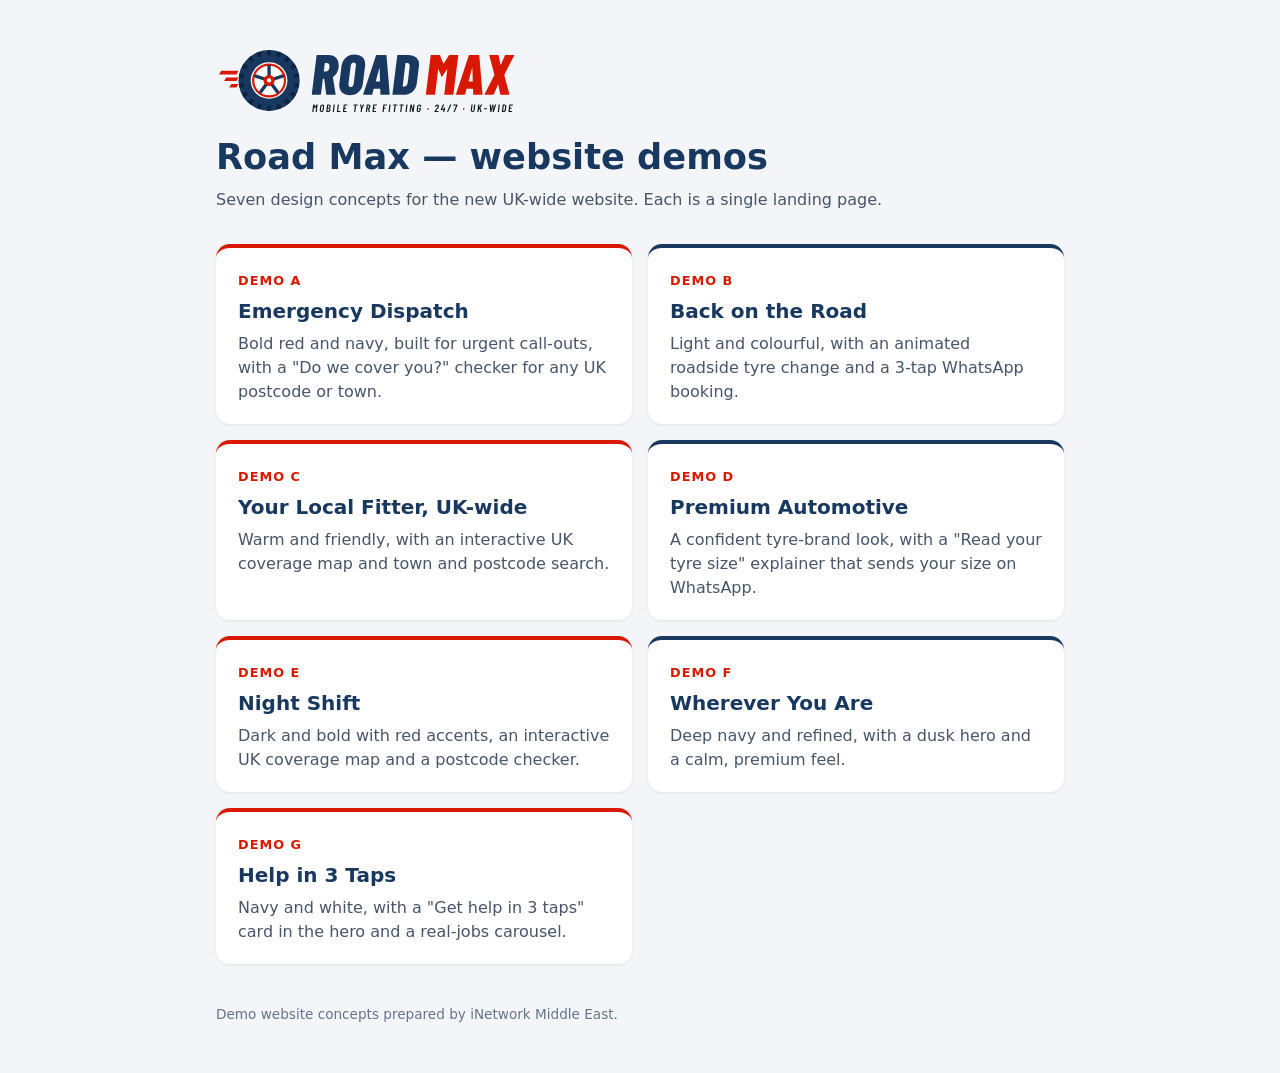
<file: index.html>
<!doctype html>
<html lang="en-GB">
<head>
<meta charset="utf-8">
<meta name="viewport" content="width=device-width, initial-scale=1">
<title>Road Max — Website Demos</title>
<meta name="robots" content="noindex">
<link rel="icon" type="image/svg+xml" href="demo-a/assets/img/roadmax-favicon.svg">
<style>
  :root { --red:#D81800; --navy:#183860; --ink:#101818; --grey:#F3F5F8; }
  * { box-sizing:border-box; }
  body { margin:0; font:16px/1.5 system-ui, -apple-system, "Segoe UI", Roboto, sans-serif; color:var(--ink); background:var(--grey); }
  main { max-width:880px; margin:0 auto; padding:48px 16px; }
  header { margin-bottom:32px; }
  header img { display:block; width:min(100%,300px); height:auto; margin-bottom:16px; }
  h1 { margin:0; font-size:clamp(1.5rem,4vw,2.2rem); color:var(--navy); }
  p.lead { margin:4px 0 0; color:#475569; }
  ul { list-style:none; margin:0; padding:0; display:grid; gap:16px; grid-template-columns:repeat(auto-fit,minmax(min(100%,380px),1fr)); }
  a.card { display:block; height:100%; padding:20px 22px; background:#fff; border-radius:14px; border-top:4px solid var(--red); color:inherit; text-decoration:none; box-shadow:0 1px 3px rgba(16,24,24,.08); transition:transform .15s, box-shadow .15s; }
  li:nth-child(even) a.card { border-top-color:var(--navy); }
  a.card:hover, a.card:focus-visible { transform:translateY(-2px); box-shadow:0 8px 24px rgba(16,24,24,.12); outline:none; }
  a.card:focus-visible { outline:3px solid var(--navy); outline-offset:2px; }
  .tag { font-size:.8rem; font-weight:700; letter-spacing:.08em; text-transform:uppercase; color:var(--red); }
  h2 { margin:4px 0 6px; font-size:1.25rem; color:var(--navy); }
  .card p { margin:0; color:#475569; }
  footer { margin-top:40px; font-size:.85rem; color:#64748b; }
  @media (prefers-reduced-motion: reduce) { a.card { transition:none; } }
</style>
</head>
<body>
<main>
  <header>
    <img src="demo-a/assets/img/roadmax-logo.svg" alt="Road Max mobile tyre fitting" width="588" height="132">
    <h1>Road Max — website demos</h1>
    <p class="lead">Seven design concepts for the new UK-wide website. Each is a single landing page.</p>
  </header>
  <ul>
    <li><a class="card" href="demo-a/"><span class="tag">Demo A</span><h2>Emergency Dispatch</h2><p>Bold red and navy, built for urgent call-outs, with a "Do we cover you?" checker for any UK postcode or town.</p></a></li>
    <li><a class="card" href="demo-b/"><span class="tag">Demo B</span><h2>Back on the Road</h2><p>Light and colourful, with an animated roadside tyre change and a 3-tap WhatsApp booking.</p></a></li>
    <li><a class="card" href="demo-c/"><span class="tag">Demo C</span><h2>Your Local Fitter, UK-wide</h2><p>Warm and friendly, with an interactive UK coverage map and town and postcode search.</p></a></li>
    <li><a class="card" href="demo-d/"><span class="tag">Demo D</span><h2>Premium Automotive</h2><p>A confident tyre-brand look, with a "Read your tyre size" explainer that sends your size on WhatsApp.</p></a></li>
    <li><a class="card" href="demo-e/"><span class="tag">Demo E</span><h2>Night Shift</h2><p>Dark and bold with red accents, an interactive UK coverage map and a postcode checker.</p></a></li>
    <li><a class="card" href="demo-f/"><span class="tag">Demo F</span><h2>Wherever You Are</h2><p>Deep navy and refined, with a dusk hero and a calm, premium feel.</p></a></li>
    <li><a class="card" href="demo-g/"><span class="tag">Demo G</span><h2>Help in 3 Taps</h2><p>Navy and white, with a "Get help in 3 taps" card in the hero and a real-jobs carousel.</p></a></li>
  </ul>
  <footer>Demo website concepts prepared by iNetwork Middle East.</footer>
</main>
</body>
</html>
</file>
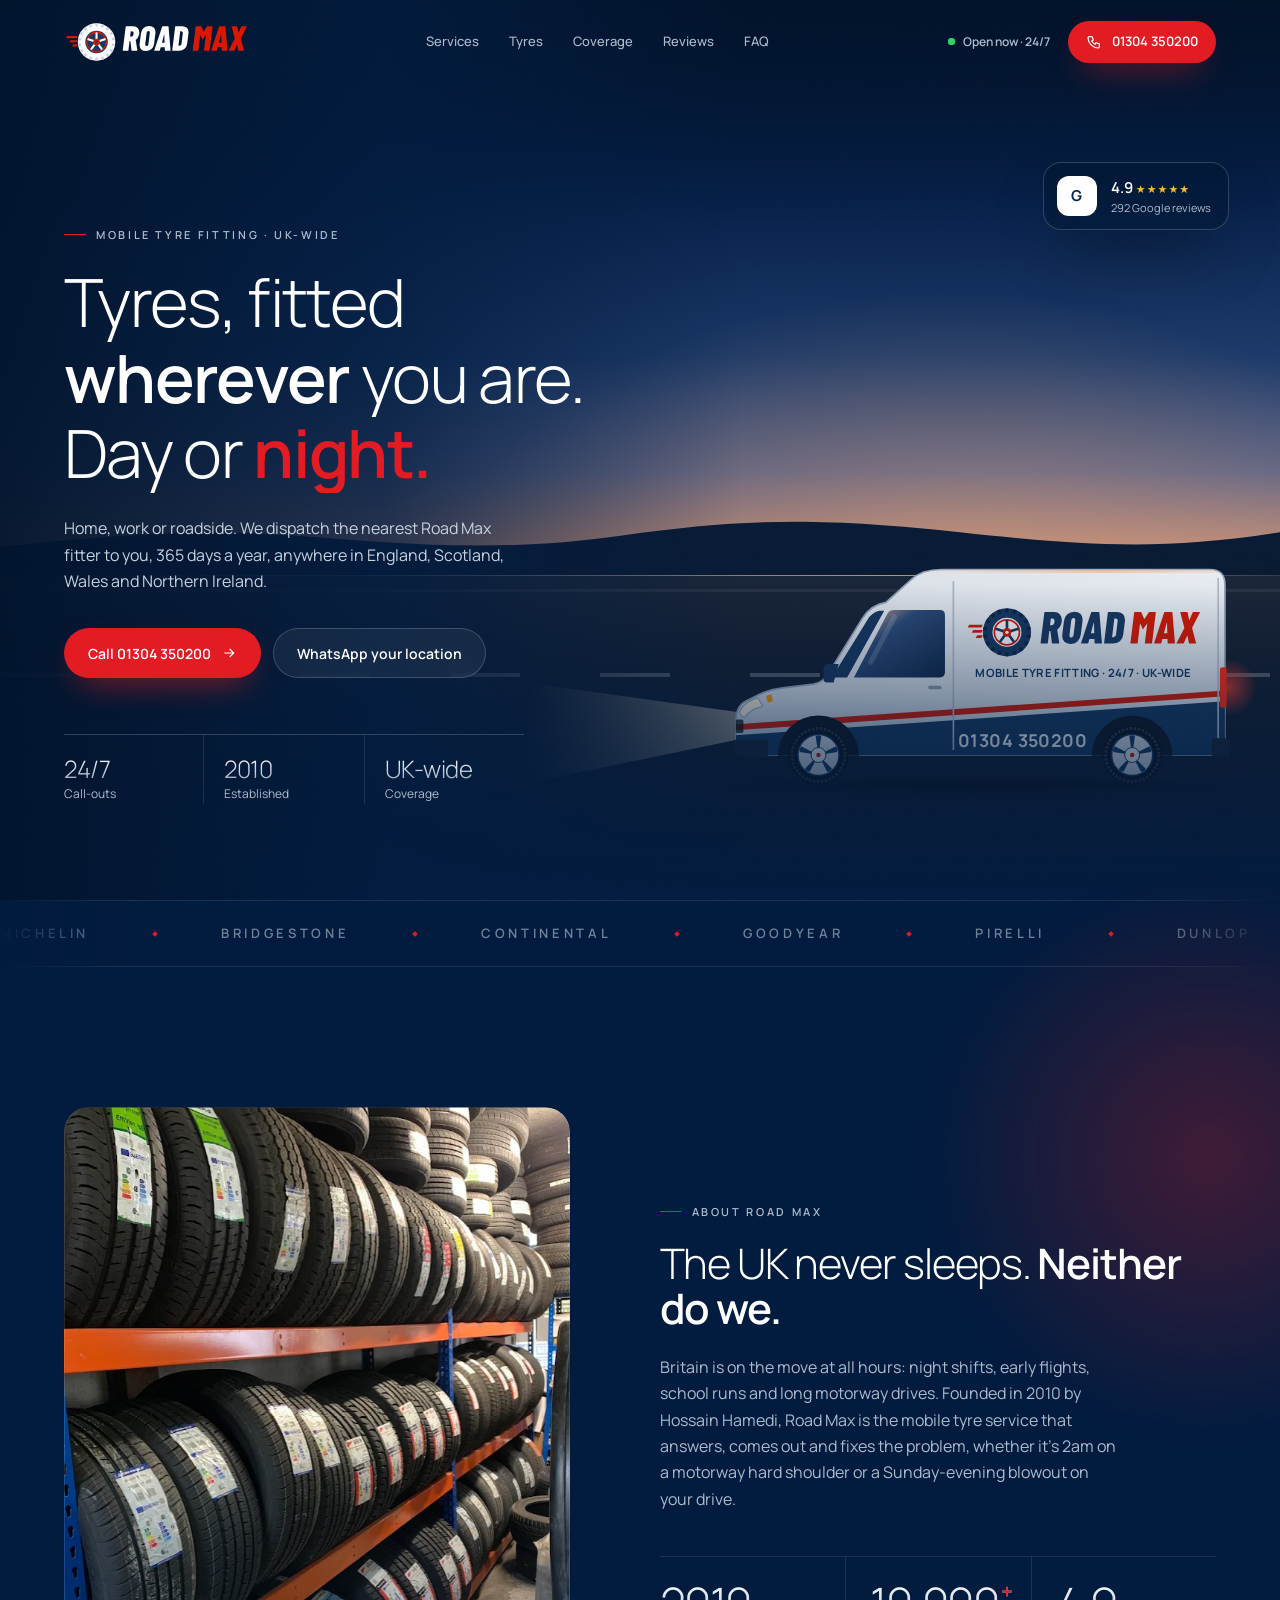
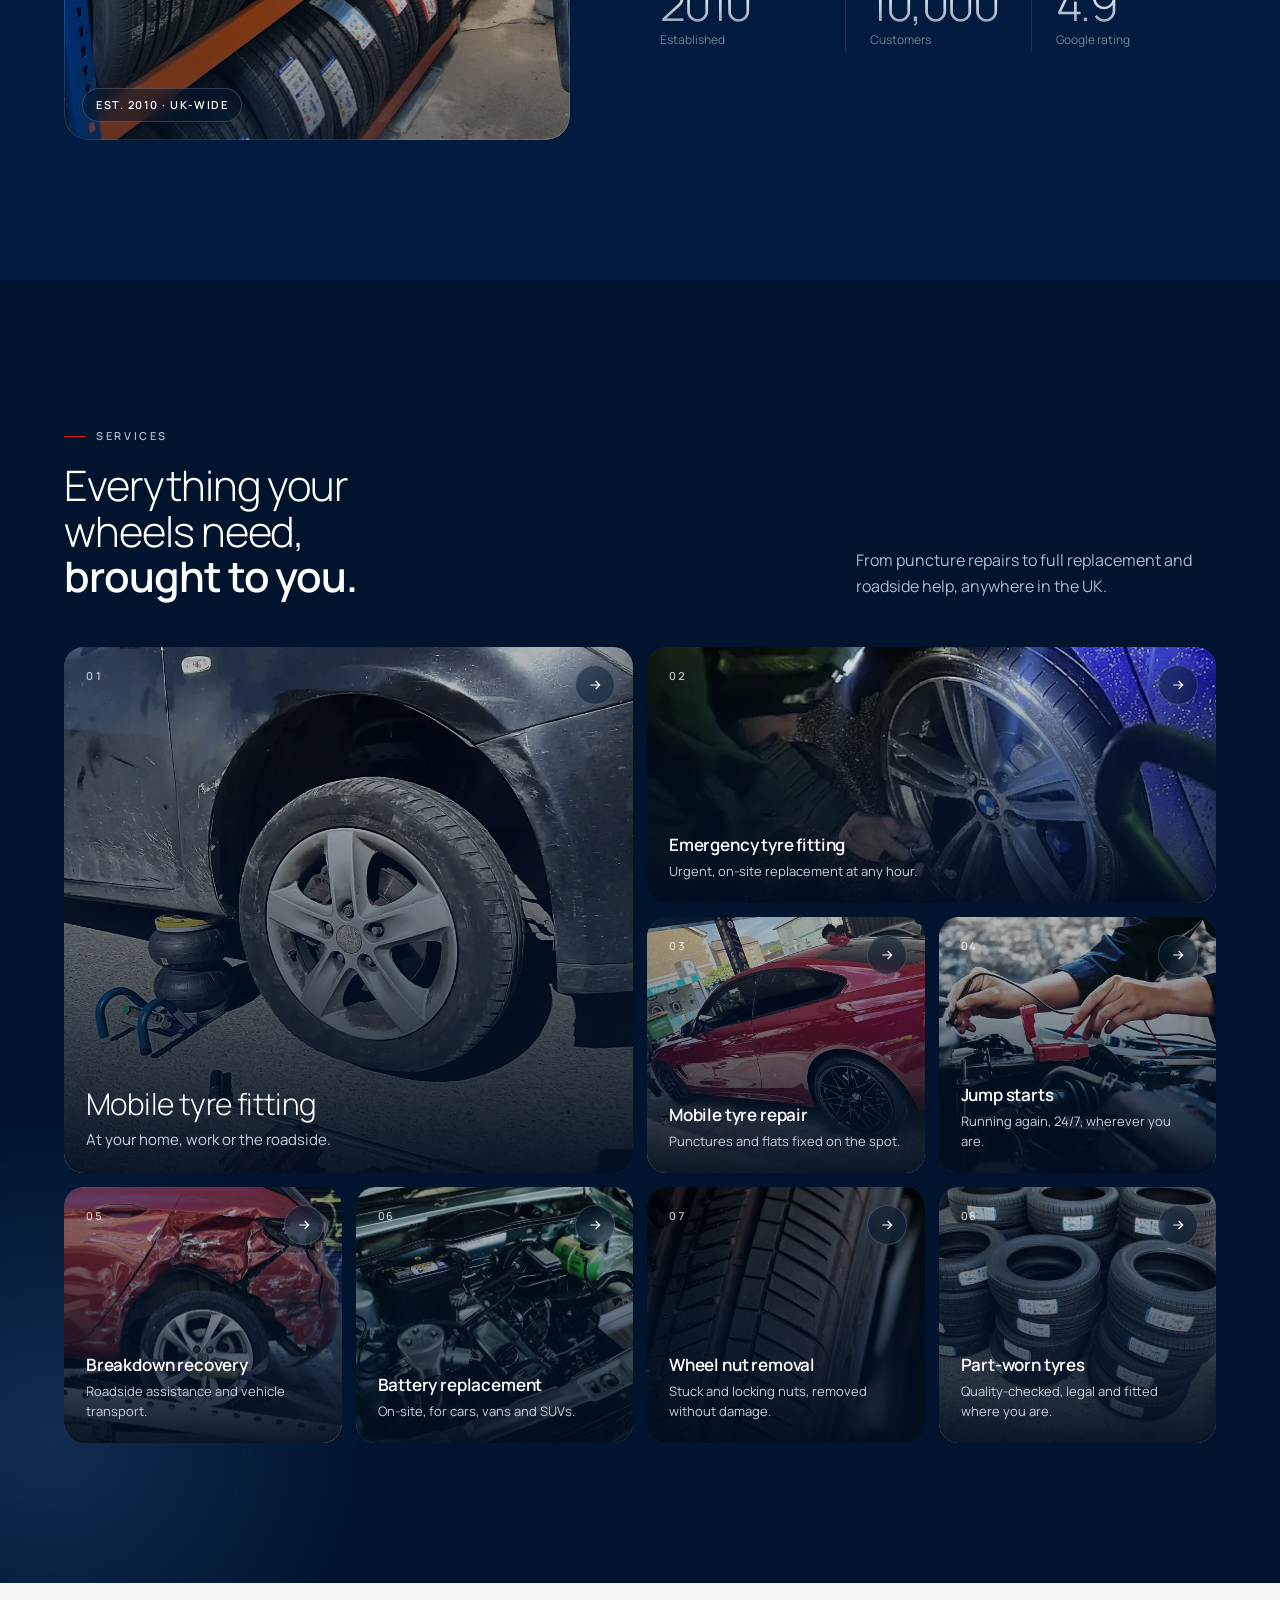
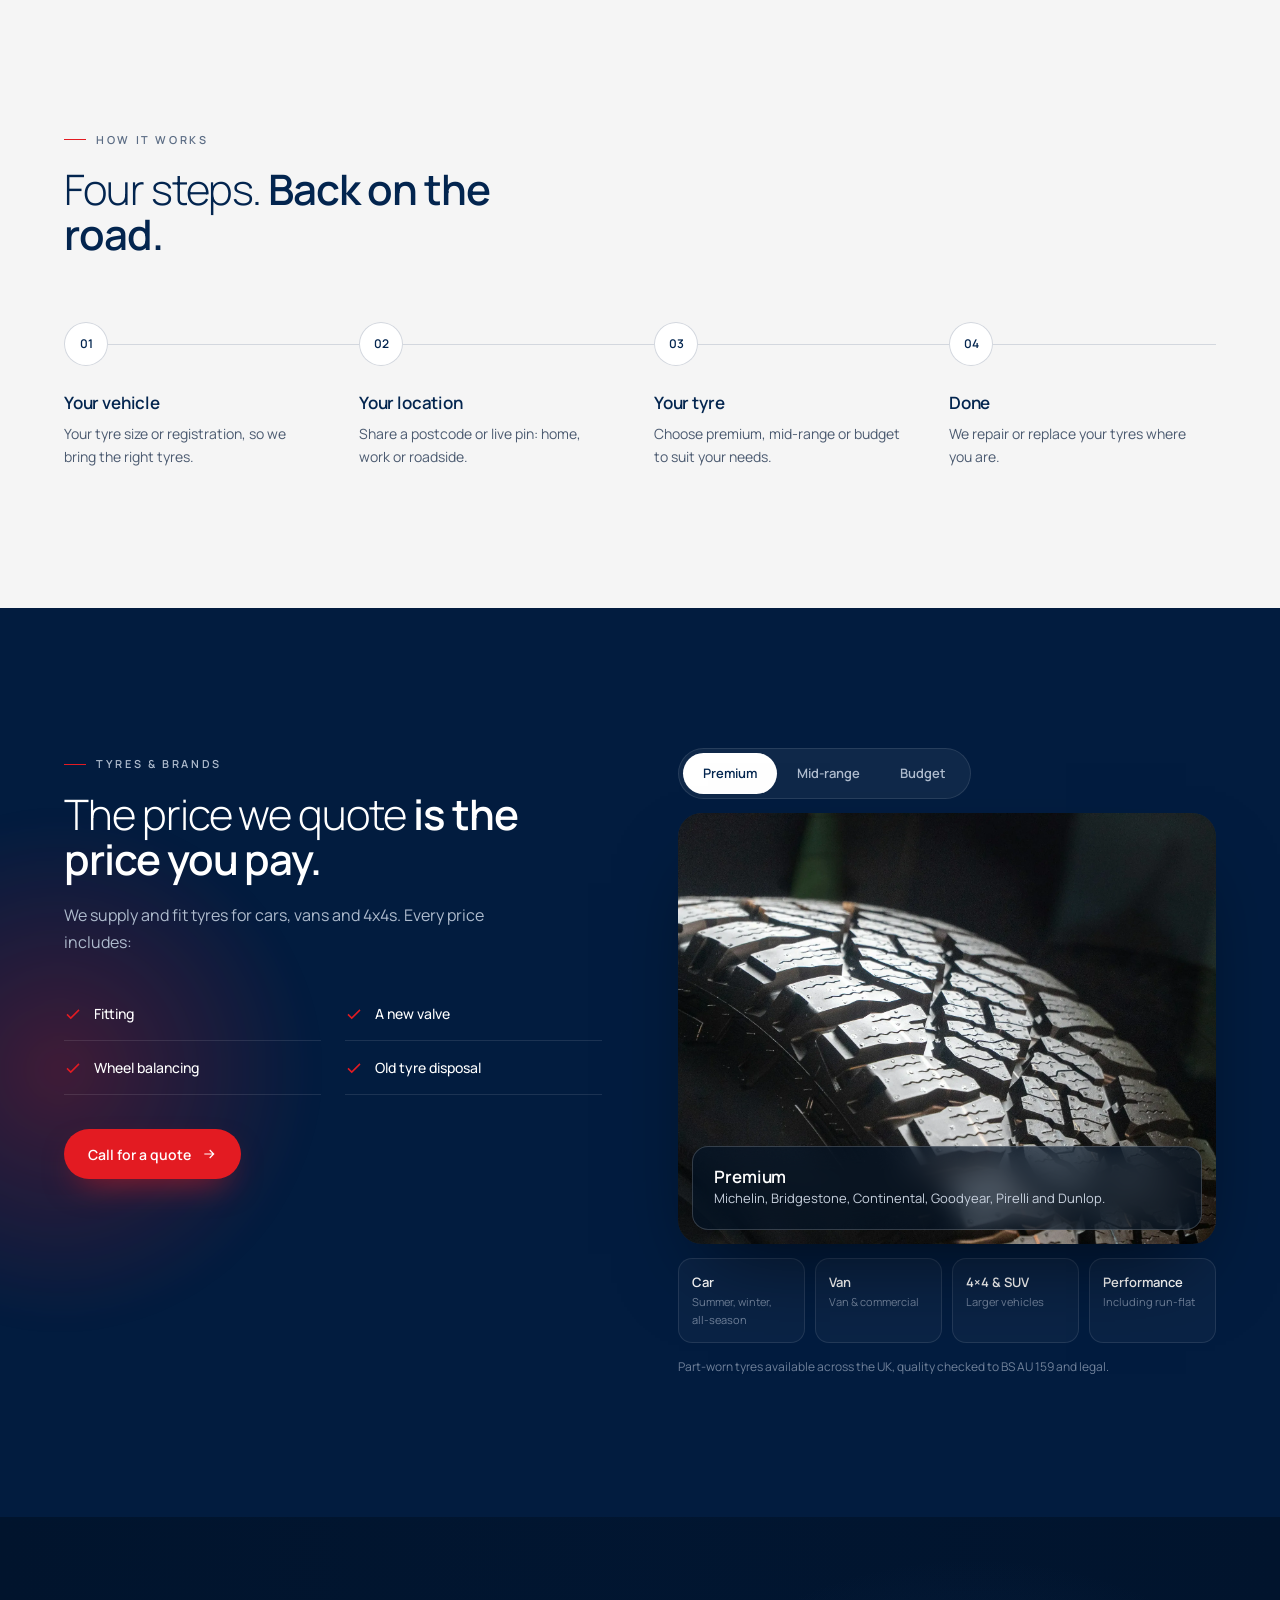
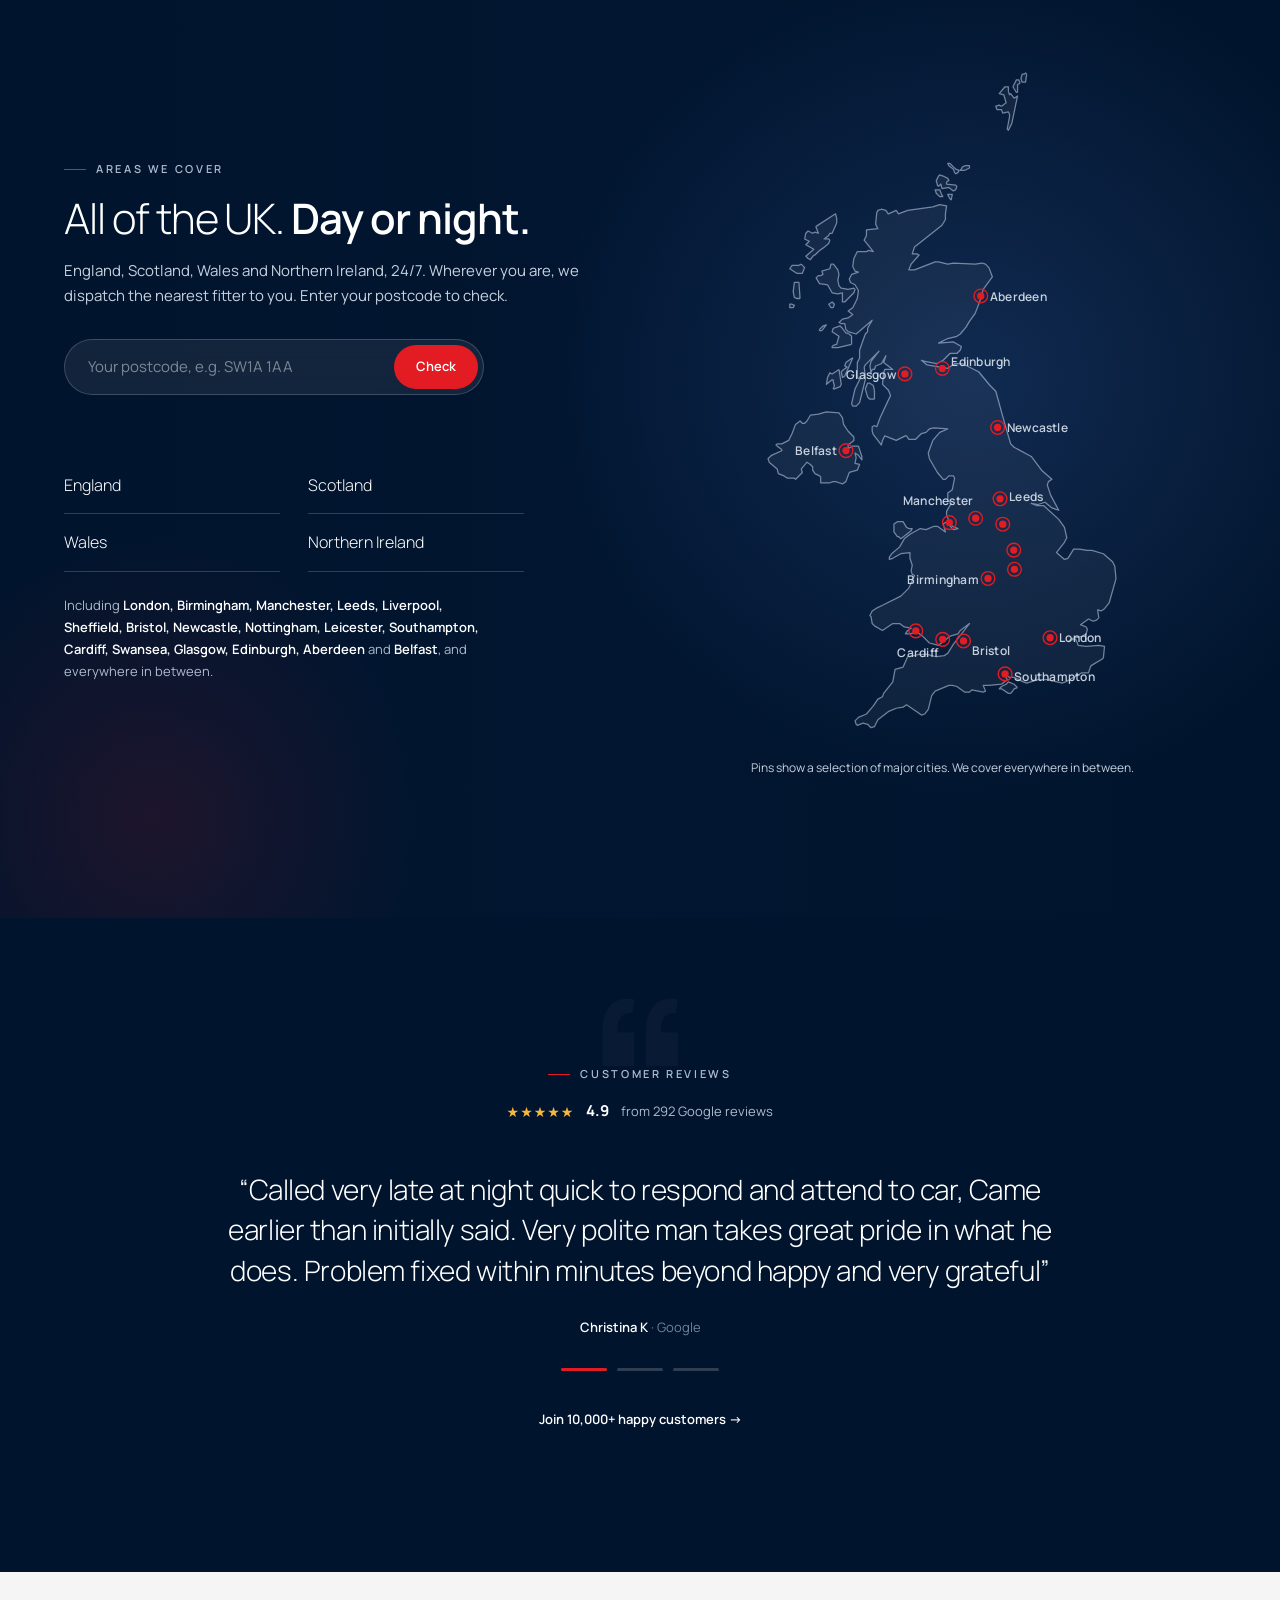
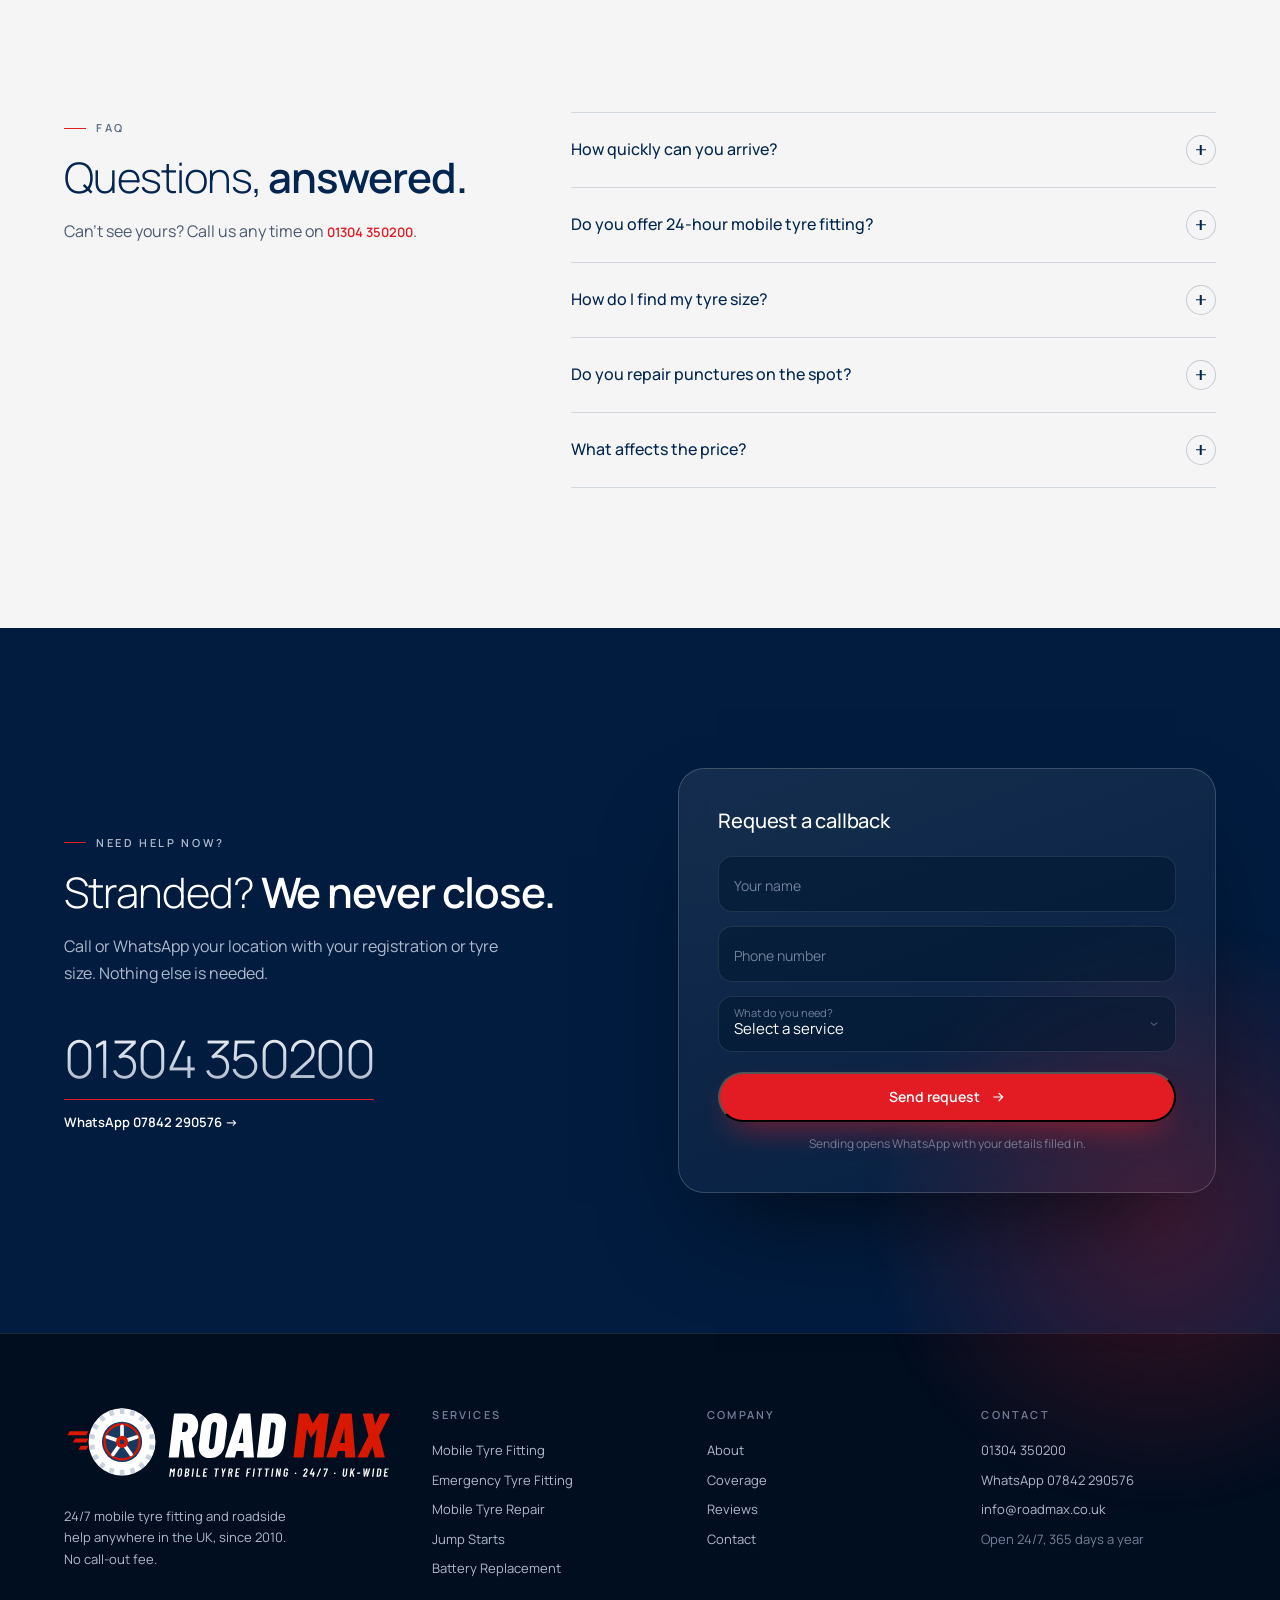
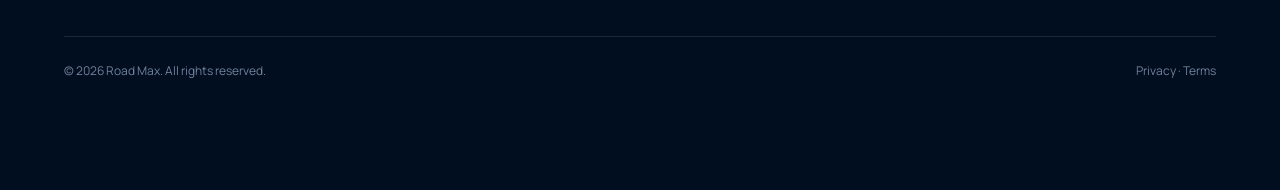
<file: demo-f/index.html>
<!doctype html>
<html lang="en-GB">
<head>
<meta charset="utf-8">
<meta name="viewport" content="width=device-width, initial-scale=1">
<title>24/7 Mobile Tyre Fitting Anywhere in the UK | Road Max</title>
<meta name="description" content="24/7 mobile tyre fitting, repair and replacement anywhere in the UK. Home, work or roadside, day or night. Call Road Max on 01304 350200.">
<meta name="theme-color" content="#021C3F">
<meta property="og:title" content="Road Max | Tyres, fitted wherever you are. Day or night.">
<meta property="og:description" content="24/7 mobile tyre fitting across England, Scotland, Wales and Northern Ireland. No call-out fee.">
<meta property="og:type" content="website">
<link rel="icon" type="image/svg+xml" href="assets/images/roadmax-favicon.svg">
<script>
/* Reveal animations only hide content once JS is confirmed running; if the main script fails, drop back to fully visible. */
(function(d){d.classList.add('js');setTimeout(function(){if(!window.__rmReady)d.classList.remove('js')},2500)})(document.documentElement);
</script>
<link rel="preconnect" href="https://fonts.googleapis.com">
<link rel="preconnect" href="https://fonts.gstatic.com" crossorigin>
<link rel="stylesheet" href="https://fonts.googleapis.com/css2?family=Manrope:wght@300;400;500;600;700&display=swap">
<style>
:root{
  --n950:#010E20; --n900:#01142D; --n800:#021C3F; --n700:#03254F; --n600:#0B3468;
  --red:#E31B22; --red-d:#C71118; --grey:#F5F5F5; --grey-2:#E9EAEC;
  --t1:#FFFFFF; --t2:#AEBBCD; --t3:#71829B;
  --hl:rgba(255,255,255,.1); --hl-2:rgba(255,255,255,.18);
  --silver:linear-gradient(180deg,#FFFFFF 0%,#C9D3E0 55%,#8C9BB0 100%);
  --ease:cubic-bezier(.22,1,.36,1);
}
*{box-sizing:border-box;margin:0;padding:0}
html{scroll-behavior:smooth;-webkit-text-size-adjust:100%}
body{background:var(--n800);color:var(--t1);font-family:Manrope,system-ui,sans-serif;font-size:15px;line-height:1.65;-webkit-font-smoothing:antialiased;overflow-x:hidden}
body::after{content:"";position:fixed;inset:0;pointer-events:none;z-index:70;opacity:.05;mix-blend-mode:overlay;
  background-image:url("data:image/svg+xml,%3Csvg xmlns='http://www.w3.org/2000/svg' width='160' height='160'%3E%3Cfilter id='n'%3E%3CfeTurbulence type='fractalNoise' baseFrequency='.9' numOctaves='3' stitchTiles='stitch'/%3E%3C/filter%3E%3Crect width='100%25' height='100%25' filter='url(%23n)'/%3E%3C/svg%3E")}
img{display:block;max-width:100%}
a{color:inherit;text-decoration:none}
button,input,select{font:inherit;color:inherit}
::selection{background:var(--red);color:#fff}
.wrap{max-width:1200px;margin:0 auto;padding:0 24px}
@media (max-width:640px){.wrap{padding:0 16px}}
.skip{position:absolute;left:-999px;top:8px;background:#fff;color:var(--n700);padding:8px 14px;border-radius:8px;z-index:100}
.skip:focus{left:8px}
:focus-visible{outline:2px solid #fff;outline-offset:3px;border-radius:6px}
.light :focus-visible{outline-color:var(--n700)}

/* type */
.eyebrow{display:inline-flex;align-items:center;gap:10px;font-size:11px;font-weight:600;letter-spacing:.24em;text-transform:uppercase;color:var(--t2)}
.eyebrow::before{content:"";width:22px;height:1px;background:var(--red)}
h1,h2,h3{font-weight:300;letter-spacing:-.025em;line-height:1.08}
h1 b,h2 b{font-weight:600}
h2{font-size:clamp(28px,3.4vw,42px)}
h3{font-size:17px;font-weight:600;letter-spacing:-.01em;line-height:1.3}
.lead{font-size:16px;color:var(--t2);max-width:46ch}
.silver{background:var(--silver);-webkit-background-clip:text;background-clip:text;color:transparent}
.sec{position:relative;padding:clamp(80px,11vw,140px) 0;overflow-x:clip}
.deep{background:var(--n900)}
.light{background:var(--grey);color:var(--n700)}
.light h2,.light h3{color:var(--n700)}
.light .eyebrow{color:#5B6C84}
.light .lead,.light p{color:#4B5A70}

/* buttons */
.btn{position:relative;display:inline-flex;align-items:center;gap:10px;height:50px;padding:0 24px;border-radius:999px;font-size:14px;font-weight:600;overflow:hidden;isolation:isolate;transition:transform .5s var(--ease),box-shadow .5s var(--ease),background .4s,color .4s}
.btn svg{width:16px;height:16px;transition:transform .5s var(--ease)}
.btn:hover svg.arr{transform:translateX(4px)}
.btn-red{background:var(--red);color:#fff;box-shadow:0 14px 34px -14px rgba(227,27,34,.8)}
.btn-red::after{content:"";position:absolute;inset:0;z-index:-1;background:linear-gradient(105deg,transparent 30%,rgba(255,255,255,.35) 50%,transparent 70%);transform:translateX(-120%);animation:shine 5s var(--ease) 2s infinite}
@keyframes shine{0%{transform:translateX(-120%)}25%,100%{transform:translateX(120%)}}
.btn-red:hover{background:var(--red-d);box-shadow:0 20px 44px -14px rgba(227,27,34,.95)}
.btn-glass{color:#fff;background:rgba(255,255,255,.06);box-shadow:inset 0 0 0 1px var(--hl-2);backdrop-filter:blur(10px);-webkit-backdrop-filter:blur(10px)}
.btn-glass:hover{background:#fff;color:var(--n700)}
.btn-navy{background:var(--n700);color:#fff}
.btn-navy:hover{background:var(--red)}
.link{display:inline-flex;align-items:center;gap:8px;font-size:13px;font-weight:600;background:linear-gradient(currentColor,currentColor) 0 100%/0 1px no-repeat;transition:background-size .5s var(--ease)}
.link:hover{background-size:100% 1px}

/* header */
.hdr{position:fixed;inset:0 0 auto;z-index:50;transition:background .5s,box-shadow .5s,transform .6s var(--ease)}
.hdr.solid{background:rgba(1,20,45,.78);backdrop-filter:saturate(1.4) blur(18px);-webkit-backdrop-filter:saturate(1.4) blur(18px);box-shadow:0 1px 0 var(--hl)}
.hdr.hide{transform:translateY(-100%)}
.hdr .wrap{display:flex;align-items:center;justify-content:space-between;height:84px;transition:height .5s var(--ease)}
.hdr.solid .wrap{height:68px}
.logo{display:block;flex:none;transition:transform .5s var(--ease)}
.logo:hover{transform:translateY(-2px)}
.logo img{height:40px;width:auto;transition:height .5s var(--ease)}
.hdr.solid .logo img{height:34px}
@media (max-width:480px){.logo img{height:32px}.hdr.solid .logo img{height:30px}}
.nav{display:flex;gap:30px;font-size:13px;font-weight:500;color:var(--t2)}
.nav a{position:relative;padding:4px 0;transition:color .3s}
.nav a::after{content:"";position:absolute;left:0;right:0;bottom:-2px;height:1px;background:var(--red);transform:scaleX(0);transform-origin:right;transition:transform .5s var(--ease)}
.nav a:hover{color:#fff}
.nav a:hover::after{transform:scaleX(1);transform-origin:left}
.hdr-cta{display:flex;align-items:center;gap:18px}
.live{display:inline-flex;align-items:center;gap:8px;font-size:12px;font-weight:600;color:var(--t2)}
.dot{position:relative;width:7px;height:7px;border-radius:50%;background:#2BD467}
.dot::after{content:"";position:absolute;inset:0;border-radius:50%;background:#2BD467;animation:ping 2s var(--ease) infinite}
@keyframes ping{to{transform:scale(3);opacity:0}}
.hdr .btn{height:42px;padding:0 18px;font-size:13px}
.burger{display:none;width:42px;height:42px;border-radius:50%;box-shadow:inset 0 0 0 1px var(--hl-2);background:rgba(255,255,255,.04);border:0;cursor:pointer;place-items:center}
.burger span{display:block;width:16px;height:1.5px;background:#fff;transition:transform .4s var(--ease)}
.burger span+span{margin-top:5px}
.burger[aria-expanded=true] span:first-child{transform:translateY(3.25px) rotate(45deg)}
.burger[aria-expanded=true] span:last-child{transform:translateY(-3.25px) rotate(-45deg)}
.menu{position:fixed;inset:0;z-index:49;background:var(--n900);padding:120px 24px 40px;display:flex;flex-direction:column;gap:6px;clip-path:circle(0 at calc(100% - 40px) 42px);transition:clip-path .8s var(--ease);visibility:hidden}
.menu.open{clip-path:circle(150% at calc(100% - 40px) 42px);visibility:visible}
.menu a{font-size:30px;font-weight:300;letter-spacing:-.02em;padding:8px 0;border-bottom:1px solid var(--hl);opacity:0;transform:translateY(16px);transition:opacity .6s var(--ease),transform .6s var(--ease)}
.menu.open a{opacity:1;transform:none}
.menu.open a:nth-child(2){transition-delay:.05s}.menu.open a:nth-child(3){transition-delay:.1s}.menu.open a:nth-child(4){transition-delay:.15s}.menu.open a:nth-child(5){transition-delay:.2s}.menu.open a:nth-child(6){transition-delay:.25s}
@media (max-width:960px){.nav,.live{display:none}.burger{display:grid}}
@media (max-width:480px){.hdr .btn span.t{display:none}.hdr .btn{width:42px;padding:0;justify-content:center}}

/* hero */
.hero{position:relative;min-height:max(640px,100svh);display:flex;align-items:flex-end;overflow:hidden;background:var(--n900);isolation:isolate}
.hero-bg{position:absolute;inset:0;z-index:-2;overflow:hidden;background:var(--n900)}
.scene{position:absolute;inset:0;--hz:64%}
.scene .sky{position:absolute;inset:0 0 calc(100% - var(--hz));background:
  radial-gradient(55% 70% at 74% 100%,rgba(255,176,128,.42),rgba(255,176,128,0) 70%),
  linear-gradient(180deg,#010E20 0%,#06204A 34%,#1E3C6B 62%,#5F6688 82%,#C79079 96%,#E2A57C 100%)}
.scene .glow{position:absolute;left:0;right:0;top:calc(var(--hz) - 1px);height:2px;background:linear-gradient(90deg,rgba(255,200,160,0),rgba(255,206,168,.75) 70%,rgba(255,200,160,.2));filter:blur(.5px)}
.scene .ridge{position:absolute;left:0;width:100%;height:9%;top:calc(var(--hz) - 9%);color:#0A1A33}
.scene .road{position:absolute;inset:var(--hz) 0 0;background:linear-gradient(180deg,#1C2638 0%,#141D2D 30%,#0E1625 100%)}
.scene .road::before{content:"";position:absolute;left:0;right:0;top:4%;height:3px;background:rgba(255,255,255,.07)}
.scene .lane{position:absolute;left:0;right:0;top:30%;height:4px;background:repeating-linear-gradient(90deg,rgba(255,255,255,.28) 0 70px,transparent 70px 150px);animation:lane 1.6s linear infinite}
@keyframes lane{to{background-position:150px 0}}
.van-wrap{position:absolute;right:max(3vw,24px);bottom:11%;width:min(56vw,860px);transition:transform 2.6s var(--ease),opacity 1.4s var(--ease)}
.js .van-wrap{opacity:0;transform:translateX(14%) scale(1.04)}
.loaded .van-wrap{opacity:1;transform:none}
.van-wrap svg{display:block;width:100%;height:auto;overflow:visible}
.van-bob{animation:bob 1.1s ease-in-out infinite}
@keyframes bob{50%{transform:translateY(1.2px)}}
.vw{transform-box:fill-box;transform-origin:50% 50%;animation:roll .9s linear infinite}
@keyframes roll{to{transform:rotate(-360deg)}}
.hero::before{content:"";position:absolute;inset:0;z-index:-1;background:
  linear-gradient(90deg,rgba(1,20,45,.96) 0%,rgba(2,28,63,.8) 30%,rgba(2,28,63,.12) 58%,rgba(2,28,63,.05) 100%),
  linear-gradient(0deg,var(--n800) 0%,rgba(2,28,63,0) 35%),
  linear-gradient(180deg,rgba(1,20,45,.6) 0%,rgba(1,20,45,0) 25%)}
.hero .wrap{width:100%;padding-bottom:clamp(56px,8vw,96px);padding-top:140px}
.hero h1{font-size:clamp(38px,5.2vw,68px);margin:22px 0 22px;max-width:15ch}
.hero h1 .ln{display:block;overflow:hidden;padding-bottom:.06em}
.hero h1 .ln>span{display:inline-block;transition:transform 1.2s var(--ease)}
.js .hero h1 .ln>span{transform:translateY(110%)}
.loaded .hero h1 .ln>span{transform:none}
.hero h1 .ln:nth-child(2)>span{transition-delay:.1s}
.hero h1 .ln:nth-child(3)>span{transition-delay:.2s}
.hero h1 em{font-style:normal;color:var(--red);font-weight:600}
.hero .lead{margin-bottom:34px;color:#C7D1DE}
.hero-actions{display:flex;flex-wrap:wrap;gap:12px}
.fade{transition:opacity 1s var(--ease),transform 1s var(--ease)}
.js .fade{opacity:0;transform:translateY(14px)}
.loaded .fade{opacity:1;transform:none}
.loaded .fade.d1{transition-delay:.4s}.loaded .fade.d2{transition-delay:.55s}.loaded .fade.d3{transition-delay:.75s}
.hero-row{display:flex;justify-content:space-between;align-items:flex-end;gap:40px}
.hero-meta{display:flex;margin-top:56px;border-top:1px solid var(--hl-2);max-width:560px}
.hero-meta div{flex:1;padding:20px 20px 0 0;font-size:12px;color:var(--t2)}
.hero-meta div+div{padding-left:20px;border-left:1px solid var(--hl)}
.hero-meta strong{display:block;font-size:24px;font-weight:300;letter-spacing:-.02em;line-height:1.2}
.badge{position:relative;flex:none;width:150px;height:150px}
.badge svg{width:100%;height:100%}
.badge .spin{transform-origin:50% 50%;animation:spin 26s linear infinite}
@keyframes spin{to{transform:rotate(360deg)}}
.badge text{font-size:8.6px;font-weight:600;letter-spacing:3.6px;fill:#fff}
.badge a{position:absolute;inset:38px;border-radius:50%;background:var(--red);display:grid;place-items:center;transition:transform .6s var(--ease)}
.badge a:hover{transform:scale(1.08)}
.badge a svg{width:26px;height:26px}
.badge a::before{content:"";position:absolute;inset:0;border-radius:50%;box-shadow:0 0 0 0 rgba(227,27,34,.6);animation:halo 2.4s var(--ease) infinite}
@keyframes halo{to{box-shadow:0 0 0 22px rgba(227,27,34,0)}}
.glass{position:absolute;right:clamp(16px,4vw,56px);top:clamp(110px,18vh,170px);display:flex;align-items:center;gap:14px;padding:14px 18px 14px 14px;border-radius:18px;background:rgba(1,20,45,.45);backdrop-filter:blur(16px);-webkit-backdrop-filter:blur(16px);box-shadow:inset 0 0 0 1px var(--hl-2),0 30px 60px -20px rgba(0,0,0,.5);animation:float 7s ease-in-out infinite}
@keyframes float{50%{transform:translateY(-10px)}}
.glass .g{display:grid;place-items:center;width:40px;height:40px;border-radius:12px;background:#fff;color:var(--n700);font-weight:700}
.glass small{display:block;font-size:11px;color:var(--t2);line-height:1.3}
.glass b{font-size:15px;font-weight:600}
.stars{color:#F5B83D;letter-spacing:1px;font-size:11px}
@media (max-width:860px){
  .hero{display:block;min-height:0;background:var(--n800)}
  .hero::before{display:none}
  .hero-bg{position:relative;display:block;aspect-ratio:1200/787;margin-top:84px;overflow:hidden}
  .scene{--hz:56%}
  .van-wrap{right:auto;left:7%;width:86%;bottom:9%}
  .hero-bg::after{content:"";position:absolute;inset:0;background:linear-gradient(0deg,var(--n800) 0%,rgba(2,28,63,0) 16%),linear-gradient(180deg,rgba(2,28,63,.5),rgba(2,28,63,0) 30%)}
  .hero .wrap{padding-top:4px}
  .hero h1{margin-top:16px}
  .glass{top:96px;right:16px;padding:10px 14px 10px 10px}
  .glass .g{width:32px;height:32px}
  .hero-meta{margin-top:40px}
  .hero-meta div{padding-right:12px}.hero-meta div+div{padding-left:12px}
  .hero-meta strong{font-size:20px}
}

/* marquee */
.marquee{background:var(--n800);border-block:1px solid var(--hl);padding:22px 0;overflow:hidden;-webkit-mask:linear-gradient(90deg,transparent,#000 10%,#000 90%,transparent);mask:linear-gradient(90deg,transparent,#000 10%,#000 90%,transparent)}
.track{display:flex;gap:64px;width:max-content;animation:marq 40s linear infinite}
.marquee:hover .track{animation-play-state:paused}
.track span{font-size:13px;font-weight:600;letter-spacing:.28em;text-transform:uppercase;color:var(--t3);display:flex;align-items:center;gap:64px;white-space:nowrap;transition:color .3s}
.track span:hover{color:#fff}
.track span::after{content:"";width:4px;height:4px;transform:rotate(45deg);background:var(--red)}
@keyframes marq{to{transform:translateX(-50%)}}

/* reveal */
/* hidden states only apply when JS is running (html.js); without JS everything is visible */
[data-r]{transition:opacity 1.1s var(--ease),transform 1.1s var(--ease);transition-delay:var(--d,0s)}
.js [data-r]{opacity:0;transform:translateY(28px)}
.js [data-r].in{opacity:1;transform:none}
.mask{clip-path:inset(0 0 0 0 round 24px);transition:clip-path 1.4s var(--ease)}
.js .mask{clip-path:inset(14% 0 14% 0 round 24px)}
.js .mask.in{clip-path:inset(0 0 0 0 round 24px)}

/* orbs */
.orb{position:absolute;border-radius:50%;pointer-events:none;filter:blur(10px);z-index:0}
.orb.r{background:radial-gradient(circle,rgba(227,27,34,.28),transparent 65%)}
.orb.b{background:radial-gradient(circle,rgba(70,120,200,.25),transparent 65%)}
.orb.a{animation:drift 16s ease-in-out infinite}
@keyframes drift{50%{transform:translate(-70px,60px)}}
.sec>.wrap{position:relative;z-index:1}

/* about */
.intro{display:grid;grid-template-columns:1fr 1.1fr;gap:clamp(40px,7vw,110px);align-items:center}
.intro .pic{position:relative;aspect-ratio:4/5;border-radius:24px;overflow:hidden;box-shadow:0 40px 80px -30px rgba(0,0,0,.6)}
.intro .pic img{width:100%;height:120%;object-fit:cover;will-change:transform}
.intro .pic::after{content:"";position:absolute;inset:0;border-radius:inherit;box-shadow:inset 0 0 0 1px rgba(255,255,255,.12);background:linear-gradient(0deg,rgba(1,20,45,.55),transparent 45%)}
.intro .tag{position:absolute;left:18px;bottom:18px;z-index:1;padding:8px 14px;border-radius:999px;background:rgba(1,20,45,.5);backdrop-filter:blur(10px);box-shadow:inset 0 0 0 1px var(--hl-2);font-size:11px;font-weight:600;letter-spacing:.14em;text-transform:uppercase}
.intro h2{margin:20px 0 22px}
.stats{display:grid;grid-template-columns:repeat(3,1fr);margin-top:44px;border-top:1px solid var(--hl)}
.stats>div{padding:24px 0 0}
.stats>div+div{padding-left:24px;border-left:1px solid var(--hl)}
.stats strong{display:block;font-size:clamp(32px,3.6vw,46px);font-weight:300;letter-spacing:-.03em;line-height:1}
.stats strong sup{font-size:.45em;-webkit-text-fill-color:var(--red);font-weight:600;vertical-align:top;margin-left:2px}
.stats>div>span{font-size:12px;color:var(--t3)}
@media (max-width:860px){.intro{grid-template-columns:1fr}.intro .pic{aspect-ratio:4/3}}

/* services */
.svc-head{display:flex;justify-content:space-between;align-items:end;gap:32px;margin-bottom:48px;flex-wrap:wrap}
.svc-head h2{margin-top:18px;max-width:16ch}
.svc{list-style:none;display:grid;grid-template-columns:repeat(4,1fr);grid-auto-rows:clamp(210px,20vw,270px);gap:14px}
.svc li.big{grid-column:span 2;grid-row:span 2}
.svc li.wide{grid-column:span 2}
.svc a{position:relative;display:flex;flex-direction:column;justify-content:flex-end;height:100%;padding:22px;border-radius:20px;overflow:hidden;isolation:isolate;background:var(--n800);box-shadow:inset 0 0 0 1px var(--hl);transition:transform .6s var(--ease),box-shadow .6s var(--ease)}
.svc a img{position:absolute;inset:0;z-index:-2;width:100%;height:100%;object-fit:cover;transform:scale(1.04);filter:saturate(.85);transition:transform 1.2s var(--ease),filter .6s}
.svc a::before{content:"";position:absolute;inset:0;z-index:-1;background:linear-gradient(0deg,rgba(1,14,32,.94) 0%,rgba(1,20,45,.55) 45%,rgba(1,20,45,.1) 100%);transition:opacity .6s}
.svc a::after{content:"";position:absolute;left:22px;right:22px;bottom:0;height:2px;background:var(--red);transform:scaleX(0);transform-origin:left;transition:transform .7s var(--ease)}
.svc a:hover{transform:translateY(-4px);box-shadow:inset 0 0 0 1px var(--hl-2),0 30px 60px -30px rgba(0,0,0,.7)}
.svc a:hover img{transform:scale(1.12);filter:saturate(1)}
.svc a:hover::after{transform:scaleX(1)}
.svc .n{position:absolute;left:22px;top:20px;font-size:11px;font-weight:600;letter-spacing:.14em;color:rgba(255,255,255,.7);font-variant-numeric:tabular-nums}
.svc h3{font-size:17px;font-weight:600;letter-spacing:-.01em;color:#fff}
.svc p{margin-top:6px;font-size:13px;line-height:1.5;color:#C7D1DE;max-width:34ch}
.svc .big h3{font-size:clamp(22px,2.4vw,30px);font-weight:300;letter-spacing:-.02em}
.svc .big p{font-size:15px}
.svc .go{position:absolute;right:18px;top:18px;width:40px;height:40px;border-radius:50%;display:grid;place-items:center;background:rgba(1,20,45,.45);backdrop-filter:blur(8px);box-shadow:inset 0 0 0 1px var(--hl-2);transition:background .4s,box-shadow .4s,transform .6s var(--ease)}
.svc .go svg{width:16px;height:16px}
.svc a:hover .go{background:var(--red);box-shadow:none;transform:rotate(-45deg)}
@media (max-width:960px){
  .svc{grid-template-columns:repeat(2,1fr);grid-auto-rows:200px}
  .svc li.big{grid-row:span 1}
  .svc li.big a{min-height:280px}
}
@media (max-width:560px){
  .svc{grid-template-columns:1fr;grid-auto-rows:auto;gap:12px}
  .svc li.big,.svc li.wide{grid-column:auto}
  .svc a{min-height:180px;padding:18px}
  .svc li.big a{min-height:260px}
  .svc .n{left:18px;top:16px}
}

/* process (light) */
.steps{position:relative;display:grid;grid-template-columns:repeat(4,1fr);gap:28px;margin-top:64px}
.steps .rail{position:absolute;left:0;right:0;top:22px;height:1px;background:#D3D7DE}
.steps .rail i{position:absolute;inset:0;background:var(--red);transform:scaleX(var(--p,0));transform-origin:left}
.step .bub{position:relative;z-index:1;width:44px;height:44px;border-radius:50%;display:grid;place-items:center;background:#fff;box-shadow:inset 0 0 0 1px #D3D7DE;font-size:12px;font-weight:600;color:var(--n700);transition:background .6s,color .6s,box-shadow .6s,transform .6s var(--ease)}
.step.on .bub{background:var(--n700);color:#fff;box-shadow:0 10px 24px -8px rgba(3,37,79,.6);transform:scale(1.06)}
.step h3{margin:26px 0 8px}
.step p{font-size:14px;max-width:28ch}
@media (max-width:860px){
  .steps{grid-template-columns:1fr;gap:34px;padding-left:64px}
  .steps .rail{left:22px;right:auto;top:0;bottom:0;width:1px;height:auto}
  .steps .rail i{transform:scaleY(var(--p,0));transform-origin:top}
  .step{position:relative}
  .step .bub{position:absolute;left:-64px;top:-10px}
  .step h3{margin-top:0}
}

/* tyres */
.tyres{display:grid;grid-template-columns:1fr 1fr;gap:clamp(40px,6vw,90px);align-items:start}
.tyres h2{margin:18px 0 20px}
.incl{list-style:none;margin-top:32px;display:grid;grid-template-columns:1fr 1fr;gap:0 24px}
.incl li{display:flex;align-items:center;gap:12px;padding:15px 0;border-bottom:1px solid var(--hl);font-size:14px;font-weight:500}
.incl svg{width:18px;height:18px;flex:none;color:var(--red)}
.incl path{stroke-dasharray:30;stroke-dashoffset:0;transition:stroke-dashoffset .9s var(--ease) var(--d,0s)}
.js .incl path{stroke-dashoffset:30}
.js .incl.in path{stroke-dashoffset:0}
.tiers{display:flex;flex-direction:column;gap:14px}
.tabs{display:inline-flex;padding:5px;border-radius:999px;background:rgba(255,255,255,.05);box-shadow:inset 0 0 0 1px var(--hl);position:relative;align-self:flex-start}
.tabs button{position:relative;z-index:1;border:0;background:none;padding:10px 20px;border-radius:999px;font-size:13px;font-weight:600;color:var(--t2);cursor:pointer;transition:color .4s}
.tabs button[aria-selected=true]{color:var(--n700)}
.tabs .pill{position:absolute;top:5px;bottom:5px;left:0;border-radius:999px;background:#fff;transition:transform .6s var(--ease),width .6s var(--ease)}
.tier-card{position:relative;border-radius:24px;overflow:hidden;aspect-ratio:5/4;background:var(--n900);box-shadow:0 40px 80px -30px rgba(0,0,0,.6),inset 0 0 0 1px var(--hl)}
.tier-card img{position:absolute;inset:0;width:100%;height:100%;object-fit:cover}
.tier-card .ov{position:absolute;inset:auto 14px 14px 14px;padding:20px 22px;border-radius:16px;background:rgba(1,20,45,.55);backdrop-filter:blur(14px);-webkit-backdrop-filter:blur(14px);box-shadow:inset 0 0 0 1px var(--hl-2)}
.tier-card .ov p{font-size:13px;color:#C7D1DE;transition:opacity .35s,transform .5s var(--ease)}
.tier-card .ov h3{transition:opacity .35s,transform .5s var(--ease)}
.tier-card.swap .ov p,.tier-card.swap .ov h3{opacity:0;transform:translateY(8px)}
.types{display:grid;grid-template-columns:repeat(4,1fr);gap:10px}
.types div{padding:14px;border-radius:14px;background:rgba(255,255,255,.03);box-shadow:inset 0 0 0 1px var(--hl);font-size:13px;font-weight:600;transition:box-shadow .4s,transform .5s var(--ease),background .4s}
.types div:hover{box-shadow:inset 0 0 0 1px rgba(255,255,255,.5);background:rgba(255,255,255,.06);transform:translateY(-3px)}
.types small{display:block;font-weight:400;color:var(--t3);font-size:11px}
.note{font-size:12px;color:var(--t3)}
@media (max-width:860px){.tyres{grid-template-columns:1fr}.types{grid-template-columns:1fr 1fr}.incl{grid-template-columns:1fr}}

/* coverage */
.cover{position:relative;overflow:hidden;background:var(--n900);isolation:isolate}
.cover::before{content:"";position:absolute;inset:0;z-index:-1;background:
  radial-gradient(48% 60% at 76% 46%,rgba(70,120,200,.22),rgba(70,120,200,0) 70%),
  radial-gradient(30% 40% at 12% 90%,rgba(227,27,34,.12),rgba(227,27,34,0) 70%),
  linear-gradient(90deg,rgba(1,20,45,.4),rgba(2,28,63,.2) 50%,rgba(1,20,45,.4))}
.cover .wrap{display:grid;grid-template-columns:1fr 1fr;gap:56px;align-items:center}
.cover h2{margin:18px 0 18px}
.cover p{color:#C7D1DE}
.pc{display:flex;gap:8px;margin-top:30px;padding:6px;border-radius:999px;background:rgba(255,255,255,.07);box-shadow:inset 0 0 0 1px var(--hl-2);max-width:420px;backdrop-filter:blur(10px);transition:box-shadow .4s}
.pc:focus-within{box-shadow:inset 0 0 0 1px rgba(255,255,255,.55)}
.pc input{flex:1;min-width:0;background:none;border:0;outline:0;padding:0 18px;color:#fff;text-transform:uppercase;letter-spacing:.06em}
.pc input::placeholder{color:rgba(255,255,255,.45);text-transform:none;letter-spacing:0}
.pc button{height:44px;padding:0 22px;border:0;border-radius:999px;background:var(--red);color:#fff;font-weight:600;font-size:13px;cursor:pointer;transition:background .3s}
.pc button:hover{background:var(--red-d)}
.pc-out{margin-top:14px;font-size:13px;min-height:22px}
.pc-out a{text-decoration:underline;font-weight:600}
.towns{display:grid;grid-template-columns:1fr 1fr;gap:0 28px;margin-top:26px;max-width:460px}
.towns a{display:flex;justify-content:space-between;align-items:center;padding:15px 0;border-bottom:1px solid var(--hl-2);font-size:16px;font-weight:300;transition:padding .5s var(--ease)}
.towns a span{opacity:0;transform:translateX(-6px);transition:opacity .4s,transform .5s var(--ease);color:var(--red)}
.towns a:hover{padding-left:8px}
.towns a:hover span{opacity:1;transform:none}
.cities{margin-top:22px;font-size:13px;line-height:1.7;max-width:52ch}
.cover .cities{color:var(--t2)}
.cities b{color:#fff;font-weight:600}
.map{position:relative;display:flex;flex-direction:column;align-items:center}
.uk{width:100%;max-width:380px;height:auto;overflow:visible}
.uk .land{fill:rgba(255,255,255,.045);stroke:rgba(200,214,235,.55);stroke-width:1.1;stroke-linejoin:round;transition:stroke-dashoffset 2.6s var(--ease),fill 1.2s .9s}
.js .uk .land{stroke-dasharray:1;stroke-dashoffset:1;fill:rgba(255,255,255,0)}
.js .map.in .uk .land{stroke-dashoffset:0;fill:rgba(255,255,255,.045)}
.uk .pin{transition:opacity .6s var(--ease);transition-delay:calc(1s + var(--i,0)*.06s)}
.js .uk .pin{opacity:0}
.js .map.in .uk .pin{opacity:1}
.uk .pin circle.d{fill:var(--red)}
.uk .pin circle.r{fill:none;stroke:var(--red);stroke-width:1.2;transform-box:fill-box;transform-origin:50% 50%;animation:pinring 2.8s var(--ease) infinite;animation-delay:calc(var(--i,0)*.2s)}
@keyframes pinring{0%{transform:scale(.6);opacity:.9}100%{transform:scale(2.2);opacity:0}}
.uk text{font-family:Manrope,system-ui,sans-serif;font-size:10.5px;font-weight:600;fill:#C7D1DE;letter-spacing:.02em}
.map-note{margin-top:14px;font-size:12px;color:var(--t3);text-align:center}
@media (max-width:860px){.cover .wrap{grid-template-columns:1fr;gap:36px}.uk{max-width:300px}}

/* reviews */
.rev{text-align:center;overflow:hidden}
.rev .score{display:inline-flex;align-items:center;gap:12px;margin-top:16px;font-size:13px;color:var(--t2)}
.rev .score b{font-size:15px;color:#fff}
.quotes{position:relative;max-width:840px;margin:44px auto 0}
.q{position:absolute;inset:0 0 auto;opacity:0;pointer-events:none}
.q.on{opacity:1;pointer-events:auto}
.q blockquote{font-size:clamp(20px,2.4vw,28px);font-weight:300;letter-spacing:-.015em;line-height:1.45}
.q blockquote .w{display:inline-block;opacity:0;transform:translateY(12px);filter:blur(4px);transition:opacity .7s var(--ease),transform .7s var(--ease),filter .7s var(--ease)}
.q.on blockquote .w{opacity:1;transform:none;filter:none}
.q cite{display:block;margin-top:26px;font-style:normal;font-size:13px;font-weight:600;opacity:0;transition:opacity .6s .6s}
.q.on cite{opacity:1}
.q cite span{font-weight:400;color:var(--t3)}
.dots{display:flex;justify-content:center;gap:10px;margin-top:30px}
.dots button{position:relative;width:46px;height:3px;border:0;border-radius:3px;background:var(--hl-2);cursor:pointer;overflow:hidden}
.dots button::after{content:"";position:absolute;inset:0;background:var(--red);transform:scaleX(0);transform-origin:left}
.dots button.on::after{animation:fill 7s linear forwards}
.dots button.done::after{transform:scaleX(1)}
@keyframes fill{to{transform:scaleX(1)}}
.bigq{position:absolute;left:50%;top:40px;transform:translateX(-50%);font-size:260px;line-height:1;font-weight:700;color:rgba(255,255,255,.03);pointer-events:none}

/* faq (light) */
.faq{display:grid;grid-template-columns:.8fr 1.2fr;gap:clamp(40px,6vw,90px)}
.faq h2{margin-top:18px}
.acc{border-top:1px solid #D3D7DE}
.acc details{border-bottom:1px solid #D3D7DE}
.acc summary{list-style:none;display:flex;justify-content:space-between;align-items:center;gap:20px;padding:22px 0;cursor:pointer;font-size:16px;font-weight:500;color:var(--n700)}
.acc summary::-webkit-details-marker{display:none}
.acc .pm{position:relative;flex:none;width:30px;height:30px;border-radius:50%;box-shadow:inset 0 0 0 1px #C5CBD4;transition:background .4s,transform .6s var(--ease)}
.acc .pm::before,.acc .pm::after{content:"";position:absolute;left:50%;top:50%;width:10px;height:1.5px;background:var(--n700);transform:translate(-50%,-50%);transition:transform .5s var(--ease),background .4s}
.acc .pm::after{transform:translate(-50%,-50%) rotate(90deg)}
.acc details[open] .pm{background:var(--red);box-shadow:none;transform:rotate(180deg)}
.acc details[open] .pm::before,.acc details[open] .pm::after{background:#fff}
.acc details[open] .pm::after{transform:translate(-50%,-50%) rotate(0)}
.acc .body{overflow:hidden;transition:height .6s var(--ease)}
.acc .body p{padding:0 50px 24px 0;font-size:14px}
@media (max-width:860px){.faq{grid-template-columns:1fr}}

/* contact */
.cta{display:grid;grid-template-columns:1fr 1fr;gap:clamp(40px,6vw,90px);align-items:center}
.cta h2{margin:18px 0 18px}
.big-phone{display:inline-block;margin:30px 0 8px;font-size:clamp(32px,4.2vw,52px);font-weight:300;letter-spacing:-.03em;position:relative}
.big-phone::after{content:"";position:absolute;left:0;right:0;bottom:2px;height:1px;background:var(--red);transform-origin:left;transition:transform .6s var(--ease)}
.big-phone:hover::after{transform:scaleX(0);transform-origin:right}
.form{position:relative;border-radius:26px;padding:clamp(24px,3.4vw,40px);background:linear-gradient(160deg,rgba(255,255,255,.08),rgba(255,255,255,.02));box-shadow:inset 0 0 0 1px var(--hl-2),0 50px 100px -40px rgba(0,0,0,.7);backdrop-filter:blur(14px)}
.form h3{font-size:20px;font-weight:500;margin-bottom:22px}
.fld{position:relative;margin-bottom:14px}
.fld input,.fld select{width:100%;height:56px;padding:20px 16px 6px;border:0;border-radius:14px;background:rgba(1,20,45,.5);box-shadow:inset 0 0 0 1px var(--hl);outline:0;font-size:15px;appearance:none;transition:box-shadow .3s,background .3s}
.fld select{padding-top:18px}
.fld select option{background:var(--n800)}
.fld input:focus,.fld select:focus{background:rgba(1,20,45,.8);box-shadow:inset 0 0 0 1.5px rgba(255,255,255,.7)}
.fld label{position:absolute;left:16px;top:18px;font-size:14px;color:var(--t3);pointer-events:none;transition:font-size .35s var(--ease),top .35s var(--ease)}
.fld input:focus+label,.fld input:not(:placeholder-shown)+label,.fld select+label{top:8px;font-size:11px}
.fld .chev{position:absolute;right:16px;top:22px;width:12px;height:12px;pointer-events:none;color:var(--t3)}
.form .btn{width:100%;justify-content:center;margin-top:6px}
.err{display:none;font-size:12px;color:#FF8A8E;margin-top:10px}
.err.on{display:block}
.form small{display:block;margin-top:12px;font-size:12px;color:var(--t3);text-align:center}
@media (max-width:860px){.cta{grid-template-columns:1fr}}

/* footer */
footer{background:var(--n950);padding:72px 0 110px;border-top:1px solid var(--hl)}
.ft{display:grid;grid-template-columns:1.4fr 1fr 1fr 1fr;gap:40px}
.ft .logo{display:inline-block;margin-bottom:18px}
.ft .logo img{width:min(360px,100%);height:auto}
.ft p{font-size:13px;color:var(--t2);max-width:30ch}
.ft h4{font-size:11px;font-weight:600;letter-spacing:.2em;text-transform:uppercase;color:var(--t3);margin-bottom:16px}
.ft ul{list-style:none;display:grid;gap:8px;font-size:13px}
.ft ul a{color:var(--t2);transition:color .3s}
.ft ul a:hover{color:#fff}
.legal{display:flex;justify-content:space-between;flex-wrap:wrap;gap:12px;margin-top:56px;padding-top:24px;border-top:1px solid var(--hl);font-size:12px;color:var(--t3)}
.legal a:hover{color:#fff}
@media (max-width:860px){.ft{grid-template-columns:1fr 1fr}.ft>div:first-child{grid-column:1/-1}}

.mbar{position:fixed;left:12px;right:12px;bottom:12px;z-index:45;display:none;gap:8px;padding:6px;border-radius:999px;background:rgba(1,20,45,.8);backdrop-filter:blur(16px);-webkit-backdrop-filter:blur(16px);box-shadow:0 20px 40px -14px rgba(0,0,0,.6),inset 0 0 0 1px var(--hl-2);transform:translateY(140%);transition:transform .7s var(--ease)}
.mbar.on{transform:none}
.mbar a{flex:1;height:46px;border-radius:999px;display:flex;align-items:center;justify-content:center;font-size:14px;font-weight:600}
.mbar a:first-child{background:var(--red)}
@media (max-width:760px){.mbar{display:flex}}
.prog{position:fixed;left:0;top:0;height:2px;width:100%;background:var(--red);transform:scaleX(0);transform-origin:left;z-index:60}

@media (prefers-reduced-motion:reduce){
  *,*::before,*::after{animation:none!important;transition:none!important}
  [data-r],.fade,.hero h1 .ln>span,.q blockquote .w,.van-wrap{opacity:1!important;transform:none!important;filter:none!important}
  .uk .pin{opacity:1!important}
  .mask{clip-path:none!important}
  .incl path,.uk .land{stroke-dashoffset:0!important}
  .uk .land{fill:rgba(255,255,255,.045)!important}
}
</style>
</head>
<body>
<a class="skip" href="#main">Skip to content</a>
<div class="prog" id="prog"></div>

<header class="hdr" id="hdr">
  <div class="wrap">
    <a class="logo" href="#top" aria-label="Road Max, back to top"><img src="assets/images/roadmax-logo-compact-white.svg" width="588" height="128" alt="Road Max"></a>
    <nav class="nav" aria-label="Primary">
      <a href="#services">Services</a><a href="#tyres">Tyres</a><a href="#coverage">Coverage</a><a href="#reviews">Reviews</a><a href="#faq">FAQ</a>
    </nav>
    <div class="hdr-cta">
      <span class="live"><i class="dot"></i>Open now · 24/7</span>
      <a class="btn btn-red" href="tel:01304350200" aria-label="Call 01304 350200">
        <svg viewBox="0 0 24 24" fill="none" stroke="currentColor" stroke-width="1.8"><path d="M5 4h4l2 5-2.5 1.5a11 11 0 0 0 5 5L15 13l5 2v4a2 2 0 0 1-2 2A16 16 0 0 1 3 6a2 2 0 0 1 2-2"/></svg>
        <span class="t">01304 350200</span>
      </a>
      <button class="burger" id="burger" aria-label="Open menu" aria-expanded="false" aria-controls="menu"><span></span><span></span></button>
    </div>
  </div>
</header>
<nav class="menu" id="menu" aria-label="Mobile">
  <a href="#services">Services</a><a href="#tyres">Tyres</a><a href="#coverage">Coverage</a><a href="#reviews">Reviews</a><a href="#faq">FAQ</a><a href="#contact">Contact</a>
</nav>

<main id="main">
<!-- HERO -->
<section class="hero" id="top">
  <div class="hero-bg">
    <div class="scene">
      <span class="sky" aria-hidden="true"></span>
      <svg class="ridge" viewBox="0 0 1440 100" preserveAspectRatio="none" aria-hidden="true" focusable="false"><path fill="currentColor" d="M0 100V64C110 52 210 40 330 50S560 72 700 50S930 28 1080 46S1310 68 1440 46V100Z"/></svg>
      <span class="glow" aria-hidden="true"></span>
      <span class="road" aria-hidden="true"><i class="lane"></i></span>
      <div class="van-wrap">
        <svg viewBox="-230 0 850 290" width="850" height="290" role="img" aria-label="A Road Max mobile tyre fitting van driving at dusk" focusable="false">
          <defs>
            <symbol id="rmWheel" viewBox="0 0 200 200">
              <circle cx="100" cy="100" r="96" fill="#0B1118"/>
              <circle cx="100" cy="100" r="85" fill="none" stroke="#2B333D" stroke-width="10" stroke-dasharray="8 5"/>
              <circle cx="100" cy="100" r="66" fill="#D9E0EA" stroke="#183860" stroke-width="5"/>
              <g fill="#183860">
                <path d="M100 100 L91 40 Q100 33 109 40Z"/>
                <path d="M100 100 L91 40 Q100 33 109 40Z" transform="rotate(72 100 100)"/>
                <path d="M100 100 L91 40 Q100 33 109 40Z" transform="rotate(144 100 100)"/>
                <path d="M100 100 L91 40 Q100 33 109 40Z" transform="rotate(216 100 100)"/>
                <path d="M100 100 L91 40 Q100 33 109 40Z" transform="rotate(288 100 100)"/>
              </g>
              <circle cx="100" cy="100" r="24" fill="#F3F5F8" stroke="#183860" stroke-width="3"/>
              <circle cx="100" cy="100" r="7" fill="#D81800"/>
            </symbol>
            <linearGradient id="rmBody" x1="0" y1="0" x2="0" y2="1"><stop offset="0" stop-color="#F7F9FC"/><stop offset=".7" stop-color="#DCE3EC"/><stop offset="1" stop-color="#BCC7D6"/></linearGradient>
            <linearGradient id="rmGlass" x1="0" y1="0" x2="1" y2="1"><stop offset="0" stop-color="#E9B08A" stop-opacity=".85"/><stop offset=".35" stop-color="#2E4C78"/><stop offset="1" stop-color="#10284A"/></linearGradient>
            <linearGradient id="rmBeam" x1="1" y1="0" x2="0" y2="0"><stop offset="0" stop-color="#FFF1D6" stop-opacity=".55"/><stop offset="1" stop-color="#FFF1D6" stop-opacity="0"/></linearGradient>
            <linearGradient id="rmRim" x1="0" y1="0" x2="1" y2="0"><stop offset="0" stop-color="#FFC9A0" stop-opacity="0"/><stop offset=".6" stop-color="#FFC9A0" stop-opacity=".9"/><stop offset="1" stop-color="#FFC9A0" stop-opacity=".3"/></linearGradient>
            <radialGradient id="rmShadow"><stop offset="0" stop-color="#000" stop-opacity=".6"/><stop offset="1" stop-color="#000" stop-opacity="0"/></radialGradient>
            <radialGradient id="rmTail"><stop offset="0" stop-color="#FF3B2A" stop-opacity=".75"/><stop offset="1" stop-color="#FF3B2A" stop-opacity="0"/></radialGradient>
            <clipPath id="rmClip"><path d="M30 236Q20 236 20 226V196Q20 178 32 172L48 164Q60 158 78 156L112 152Q122 150 128 142L170 74Q180 58 198 55L228 28Q240 16 264 16H582Q600 16 600 34V222Q600 236 586 236Z"/></clipPath>
          </defs>
          <path d="M28 186L-230 150V270L40 214Z" fill="url(#rmBeam)"/>
          <ellipse cx="310" cy="272" rx="310" ry="13" fill="url(#rmShadow)"/>
          <circle cx="604" cy="156" r="34" fill="url(#rmTail)"/>
          <g class="van-bob">
            <path d="M30 236Q20 236 20 226V196Q20 178 32 172L48 164Q60 158 78 156L112 152Q122 150 128 142L170 74Q180 58 198 55L228 28Q240 16 264 16H582Q600 16 600 34V222Q600 236 586 236Z" fill="url(#rmBody)" stroke="#9FAEC2" stroke-width="2"/>
            <g clip-path="url(#rmClip)">
              <path d="M0 201L620 158V165L0 208Z" fill="#D81800"/>
              <path d="M0 214L620 171V260H0Z" fill="#183860"/>
              <rect x="240" y="16" width="360" height="4" fill="url(#rmRim)"/>
            </g>
            <path d="M134 144L176 76Q181 67 190 65H196L152 144Z" fill="#183860"/>
            <path d="M160 144L200 68Q202 64 208 64H262Q268 64 268 70V138Q268 144 262 144Z" fill="url(#rmGlass)"/>
            <path d="M208 72L180 126" stroke="#fff" stroke-width="6" stroke-linecap="round" opacity=".16"/>
            <path d="M278 30V230M592 26V226" stroke="#B4C0D0" stroke-width="2" fill="none"/>
            <rect x="248" y="154" width="16" height="4" rx="2" fill="#8C9BB0"/>
            <path d="M142 128H130Q124 128 124 134V146Q124 150 128 150H136Z" fill="#183860"/>
            <path d="M24 186Q28 174 46 168L52 178Q36 182 30 192Z" fill="#FFF6E2" stroke="#AAB6C6" stroke-width="1.5"/>
            <path d="M56 166L62 164L64 172L58 174Z" fill="#F5A300"/>
            <rect x="20" y="194" width="9" height="16" rx="2" fill="#101818" opacity=".8"/>
            <path d="M18 218H58V238H30Q18 238 18 228Z" fill="#1A2433"/>
            <rect x="584" y="216" width="22" height="22" rx="4" fill="#1A2433"/>
            <rect x="594" y="132" width="8" height="48" rx="3" fill="#FF2A14"/>
            <image href="assets/images/roadmax-logo-compact.svg" x="292" y="60" width="280" height="61"/>
            <text x="432" y="144" text-anchor="middle" font-family="Manrope,system-ui,sans-serif" font-weight="700" font-size="13.5" letter-spacing=".4" fill="#183860">MOBILE TYRE FITTING · 24/7 · UK-WIDE</text>
            <text x="360" y="227" text-anchor="middle" font-family="Manrope,system-ui,sans-serif" font-weight="700" font-size="21" letter-spacing=".5" fill="#fff">01304 350200</text>
            <path d="M70 237A48 48 0 0 1 166 237Z" fill="#0F1620"/>
            <path d="M442 237A48 48 0 0 1 538 237Z" fill="#0F1620"/>
          </g>
          <g class="vw"><use href="#rmWheel" x="81" y="199" width="74" height="74"/></g>
          <g class="vw"><use href="#rmWheel" x="453" y="199" width="74" height="74"/></g>
        </svg>
      </div>
    </div>
  </div>
  <div class="glass fade d3">
    <span class="g">G</span>
    <div><b>4.9</b> <span class="stars">★★★★★</span><small>292 Google reviews</small></div>
  </div>
  <div class="wrap">
    <span class="eyebrow fade">Mobile tyre fitting · UK-wide</span>
    <h1>
      <span class="ln"><span>Tyres, fitted</span></span>
      <span class="ln"><span><b>wherever</b> you are.</span></span>
      <span class="ln"><span>Day or <em>night.</em></span></span>
    </h1>
    <div class="hero-row">
      <div>
        <p class="lead fade d1">Home, work or roadside. We dispatch the nearest Road Max fitter to you, 365 days a year, anywhere in England, Scotland, Wales and Northern Ireland.</p>
        <div class="hero-actions fade d2">
          <a class="btn btn-red" href="tel:01304350200">Call 01304 350200
            <svg class="arr" viewBox="0 0 24 24" fill="none" stroke="currentColor" stroke-width="1.8"><path d="M5 12h14M13 6l6 6-6 6"/></svg></a>
          <a class="btn btn-glass" href="https://wa.me/447842290576" target="_blank" rel="noopener">WhatsApp your location</a>
        </div>
        <div class="hero-meta fade d3">
          <div><strong class="silver">24/7</strong>Call-outs</div>
          <div><strong class="silver">2010</strong>Established</div>
          <div><strong class="silver">UK-wide</strong>Coverage</div>
        </div>
      </div>
    </div>
  </div>
</section>

<div class="marquee" aria-label="Tyre brands we fit">
  <div class="track">
    <span>Michelin</span><span>Bridgestone</span><span>Continental</span><span>Goodyear</span><span>Pirelli</span><span>Dunlop</span>
    <span aria-hidden="true">Michelin</span><span aria-hidden="true">Bridgestone</span><span aria-hidden="true">Continental</span><span aria-hidden="true">Goodyear</span><span aria-hidden="true">Pirelli</span><span aria-hidden="true">Dunlop</span>
  </div>
</div>

<!-- ABOUT -->
<section class="sec" id="about">
  <span class="orb r a" style="width:620px;height:620px;right:-240px;top:-120px"></span>
  <div class="wrap intro">
    <div class="pic mask" data-r><img data-par="0.1" src="assets/images/tyre-stock.webp" width="765" height="1020" style="object-position:center 30%" alt="Racks of new car and van tyres in stock, ready to fit"><span class="tag">Est. 2010 · UK-wide</span></div>
    <div>
      <span class="eyebrow" data-r>About Road Max</span>
      <h2 data-r>The UK never sleeps. <b>Neither do we.</b></h2>
      <p class="lead" data-r>Britain is on the move at all hours: night shifts, early flights, school runs and long motorway drives. Founded in 2010 by Hossain Hamedi, Road Max is the mobile tyre service that answers, comes out and fixes the problem, whether it's 2am on a motorway hard shoulder or a Sunday-evening blowout on your drive.</p>
      <div class="stats" data-r>
        <div><strong class="silver" data-count="2010" data-plain>2010</strong><span>Established</span></div>
        <div><strong class="silver"><span data-count="10000" data-sep>10,000</span><sup>+</sup></strong><span>Customers</span></div>
        <div><strong class="silver" data-count="4.9" data-dec="1">4.9</strong><span>Google rating</span></div>
      </div>
    </div>
  </div>
</section>

<!-- SERVICES -->
<section class="sec deep" id="services">
  <span class="orb b a" style="width:700px;height:700px;left:-300px;bottom:-200px"></span>
  <div class="wrap">
    <div class="svc-head">
      <div><span class="eyebrow" data-r>Services</span><h2 data-r>Everything your wheels need, <b>brought to you.</b></h2></div>
      <p class="lead" data-r style="max-width:36ch">From puncture repairs to full replacement and roadside help, anywhere in the UK.</p>
    </div>
    <ul class="svc" id="svc">
      <li class="big" data-r style="--d:0.00s"><a href="#contact"><img src="assets/images/hd-wheelnut.webp" alt="" loading="lazy"><span class="n">01</span><span class="go"><svg viewBox="0 0 24 24" fill="none" stroke="currentColor" stroke-width="1.8"><path d="M5 12h14M13 6l6 6-6 6"/></svg></span><h3>Mobile tyre fitting</h3><p>At your home, work or the roadside.</p></a></li>
      <li class="wide" data-r style="--d:0.08s"><a href="#contact"><img src="assets/images/fitting-late-night.webp" alt="" loading="lazy" style="object-position:center 60%"><span class="n">02</span><span class="go"><svg viewBox="0 0 24 24" fill="none" stroke="currentColor" stroke-width="1.8"><path d="M5 12h14M13 6l6 6-6 6"/></svg></span><h3>Emergency tyre fitting</h3><p>Urgent, on-site replacement at any hour.</p></a></li>
      <li data-r style="--d:0.16s"><a href="#contact"><img src="assets/images/hd-repair.webp" alt="" loading="lazy"><span class="n">03</span><span class="go"><svg viewBox="0 0 24 24" fill="none" stroke="currentColor" stroke-width="1.8"><path d="M5 12h14M13 6l6 6-6 6"/></svg></span><h3>Mobile tyre repair</h3><p>Punctures and flats fixed on the spot.</p></a></li>
      <li data-r style="--d:0.24s"><a href="#contact"><img src="assets/images/hd-jump.webp" alt="" loading="lazy"><span class="n">04</span><span class="go"><svg viewBox="0 0 24 24" fill="none" stroke="currentColor" stroke-width="1.8"><path d="M5 12h14M13 6l6 6-6 6"/></svg></span><h3>Jump starts</h3><p>Running again, 24/7, wherever you are.</p></a></li>
      <li data-r style="--d:0.00s"><a href="#contact"><img src="assets/images/hd-recovery.webp" alt="" loading="lazy"><span class="n">05</span><span class="go"><svg viewBox="0 0 24 24" fill="none" stroke="currentColor" stroke-width="1.8"><path d="M5 12h14M13 6l6 6-6 6"/></svg></span><h3>Breakdown recovery</h3><p>Roadside assistance and vehicle transport.</p></a></li>
      <li data-r style="--d:0.08s"><a href="#contact"><img src="assets/images/hd-battery.webp" alt="" loading="lazy"><span class="n">06</span><span class="go"><svg viewBox="0 0 24 24" fill="none" stroke="currentColor" stroke-width="1.8"><path d="M5 12h14M13 6l6 6-6 6"/></svg></span><h3>Battery replacement</h3><p>On-site, for cars, vans and SUVs.</p></a></li>
      <li data-r style="--d:0.16s"><a href="#contact"><img src="assets/images/premium-tread-v.webp" alt="" loading="lazy"><span class="n">07</span><span class="go"><svg viewBox="0 0 24 24" fill="none" stroke="currentColor" stroke-width="1.8"><path d="M5 12h14M13 6l6 6-6 6"/></svg></span><h3>Wheel nut removal</h3><p>Stuck and locking nuts, removed without damage.</p></a></li>
      <li data-r style="--d:0.24s"><a href="#contact"><img src="assets/images/hd-partworn.webp" alt="" loading="lazy"><span class="n">08</span><span class="go"><svg viewBox="0 0 24 24" fill="none" stroke="currentColor" stroke-width="1.8"><path d="M5 12h14M13 6l6 6-6 6"/></svg></span><h3>Part-worn tyres</h3><p>Quality-checked, legal and fitted where you are.</p></a></li>
    </ul>
  </div>
</section>

<!-- PROCESS -->
<section class="sec light">
  <div class="wrap">
    <span class="eyebrow" data-r>How it works</span>
    <h2 data-r style="margin-top:18px;max-width:18ch">Four steps. <b>Back on the road.</b></h2>
    <div class="steps" id="steps">
      <div class="rail"><i></i></div>
      <div class="step"><span class="bub">01</span><h3>Your vehicle</h3><p>Your tyre size or registration, so we bring the right tyres.</p></div>
      <div class="step"><span class="bub">02</span><h3>Your location</h3><p>Share a postcode or live pin: home, work or roadside.</p></div>
      <div class="step"><span class="bub">03</span><h3>Your tyre</h3><p>Choose premium, mid-range or budget to suit your needs.</p></div>
      <div class="step"><span class="bub">04</span><h3>Done</h3><p>We repair or replace your tyres where you are.</p></div>
    </div>
  </div>
</section>

<!-- TYRES -->
<section class="sec" id="tyres">
  <span class="orb r a" style="width:560px;height:560px;left:-220px;top:20%"></span>
  <div class="wrap tyres">
    <div>
      <span class="eyebrow" data-r>Tyres &amp; brands</span>
      <h2 data-r>The price we quote <b>is the price you pay.</b></h2>
      <p class="lead" data-r>We supply and fit tyres for cars, vans and 4x4s. Every price includes:</p>
      <ul class="incl" data-r>
        <li style="--d:.0s"><svg viewBox="0 0 24 24" fill="none" stroke="currentColor" stroke-width="2"><path d="M4 12.5l5 5L20 6.5"/></svg>Fitting</li>
        <li style="--d:.15s"><svg viewBox="0 0 24 24" fill="none" stroke="currentColor" stroke-width="2"><path d="M4 12.5l5 5L20 6.5"/></svg>A new valve</li>
        <li style="--d:.3s"><svg viewBox="0 0 24 24" fill="none" stroke="currentColor" stroke-width="2"><path d="M4 12.5l5 5L20 6.5"/></svg>Wheel balancing</li>
        <li style="--d:.45s"><svg viewBox="0 0 24 24" fill="none" stroke="currentColor" stroke-width="2"><path d="M4 12.5l5 5L20 6.5"/></svg>Old tyre disposal</li>
      </ul>
      <div style="margin-top:34px" data-r><a class="btn btn-red" href="tel:01304350200">Call for a quote <svg class="arr" viewBox="0 0 24 24" fill="none" stroke="currentColor" stroke-width="1.8"><path d="M5 12h14M13 6l6 6-6 6"/></svg></a></div>
    </div>
    <div class="tiers" data-r>
      <div class="tabs" role="tablist" aria-label="Tyre tiers">
        <span class="pill" id="pill"></span>
        <button role="tab" aria-selected="true" data-t="0">Premium</button>
        <button role="tab" aria-selected="false" data-t="1">Mid-range</button>
        <button role="tab" aria-selected="false" data-t="2">Budget</button>
      </div>
      <div class="tier-card" id="tier">
        <img src="assets/images/premium-tread.webp" alt="Tyre tread close-up">
        <div class="ov"><h3 id="tier-h">Premium</h3><p id="tier-p">Michelin, Bridgestone, Continental, Goodyear, Pirelli and Dunlop.</p></div>
      </div>
      <div class="types">
        <div>Car<small>Summer, winter, all-season</small></div>
        <div>Van<small>Van &amp; commercial</small></div>
        <div>4×4 &amp; SUV<small>Larger vehicles</small></div>
        <div>Performance<small>Including run-flat</small></div>
      </div>
      <p class="note">Part-worn tyres available across the UK, quality checked to BS AU 159 and legal.</p>
    </div>
  </div>
</section>

<!-- COVERAGE -->
<section class="sec cover" id="coverage">
  <div class="wrap">
    <div>
      <span class="eyebrow" data-r>Areas we cover</span>
      <h2 data-r>All of the UK. <b>Day or night.</b></h2>
      <p data-r>England, Scotland, Wales and Northern Ireland, 24/7. Wherever you are, we dispatch the nearest fitter to you. Enter your postcode to check.</p>
      <form class="pc" id="pc" data-r novalidate>
        <label for="pc-in" style="position:absolute;left:-999px">Your postcode</label>
        <input id="pc-in" placeholder="Your postcode, e.g. SW1A 1AA" autocomplete="postal-code">
        <button type="submit">Check</button>
      </form>
      <p class="pc-out" id="pc-out" aria-live="polite"></p>
      <div class="towns" data-r>
        <a href="#contact">England<span>→</span></a>
        <a href="#contact">Scotland<span>→</span></a>
        <a href="#contact">Wales<span>→</span></a>
        <a href="#contact">Northern Ireland<span>→</span></a>
      </div>
      <p class="cities" data-r>Including <b>London, Birmingham, Manchester, Leeds, Liverpool, Sheffield, Bristol, Newcastle, Nottingham, Leicester, Southampton, Cardiff, Swansea, Glasgow, Edinburgh, Aberdeen</b> and <b>Belfast</b>, and everywhere in between.</p>
    </div>
    <div class="map" data-r>
      <svg class="uk" viewBox="0 0 332 600" width="332" height="600" role="img" aria-labelledby="ukTitle" focusable="false">
        <title id="ukTitle">Map of the United Kingdom with a selection of major cities Road Max covers across England, Scotland, Wales and Northern Ireland</title>
        <path class="land" pathLength="1" d="M182 501 180 504 173 506 163 514 155 512 149 506 145 503 143 503 138 504 134 504 136 501 139 499 133 498 129 495 123 495 114 501 107 497 105 495 104 489 103 488 105 484 108 482 114 479 130 471 137 464 142 453 140 452 139 449 140 444 138 438 138 433 130 434 123 438 120 439 120 437 122 434 129 428 133 421 138 417 147 412 152 413 159 410 162 410 169 415 167 408 170 406 175 412 176 413 180 412 175 410 170 401 170 397 174 390 171 387 171 381 175 378 177 368 176 366 172 366 169 369 167 369 162 363 155 351 154 346 158 335 164 328 171 325 159 324 155 325 152 328 148 329 143 334 137 334 135 331 134 331 126 335 116 331 114 335 113 339 110 335 106 330 105 327 105 323 107 322 109 323 112 315 119 300 121 296 120 293 119 291 114 286 115 276 116 273 123 273 115 267 117 261 113 268 108 270 107 273 105 273 104 276 103 270 104 266 111 257 99 269 98 271 99 279 99 282 94 302 91 305 88 305 87 303 90 290 95 280 93 281 92 280 92 267 94 263 94 256 99 242 101 240 101 237 105 230 91 242 84 240 82 238 81 233 78 233 76 232 79 229 84 228 88 225 84 222 88 219 92 211 93 204 90 199 86 197 85 194 87 190 93 188 90 187 88 183 89 176 92 170 100 170 102 169 106 170 98 160 100 156 100 151 110 150 108 146 109 136 110 134 113 133 117 134 119 137 126 134 128 137 136 134 158 131 164 129 170 130 169 137 169 142 166 147 142 166 140 172 144 172 146 173 139 181 137 186 142 186 160 179 163 179 171 181 176 180 195 181 201 180 204 181 207 184 210 192 202 203 200 211 195 224 190 231 187 236 182 242 179 244 171 246 163 250 176 249 183 253 182 256 179 259 173 259 167 265 161 268 151 266 148 265 153 269 171 272 177 268 184 268 198 275 208 287 213 292 221 321 226 338 229 341 244 349 253 361 262 369 259 371 258 374 261 383 268 396 265 395 262 394 256 389 250 391 244 390 249 392 255 392 268 404 273 411 275 420 273 424 266 433 273 439 276 438 281 430 286 430 293 431 297 431 307 434 315 441 317 445 318 456 312 477 308 482 305 484 302 483 303 490 301 492 298 493 294 491 287 496 292 498 293 500 292 504 289 506 280 508 277 510 280 509 283 509 285 514 292 515 303 514 308 515 307 525 306 526 296 532 294 538 288 538 285 540 281 542 274 546 271 547 258 544 250 544 240 547 237 546 229 542 225 542 221 540 223 544 218 548 207 549 202 549 204 554 202 555 192 553 191 554 190 555 186 555 179 550 175 549 172 549 160 554 157 558 154 570 151 574 148 575 144 572 135 566 132 568 126 569 119 572 110 579 107 585 104 586 101 583 97 582 92 584 91 583 90 580 93 577 100 574 106 567 110 561 114 559 115 556 123 546 125 535 132 533 136 524 146 522 153 522 161 524 168 523 171 521 176 513 190 495ZM135 411 137 412 140 412 139 414 130 421 128 419 127 419 124 415 124 408 127 406 132 406ZM186 99 182 99 184 96 186 95 190 95 190 97ZM232 31 231 31 228 26 231 20 233 20 234 22 234 23 232 24ZM224 30 225 33 226 32 229 36 232 34 227 58 224 64 223 63 225 52 225 50 224 48 219 49 218 46 214 46 213 43 216 42 218 43 222 40 220 33 216 32 221 26 222 26 224 26ZM240 15 239 22 236 22 235 19 236 15 238 15 239 14ZM167 122 164 122 161 119 160 116 164 116 166 121ZM174 125 173 124 171 120 175 120ZM170 109 170 111 178 112 179 113 178 116 176 117 172 114 166 115 165 111 163 113 162 112 161 108 163 104 164 103 167 104 171 106 172 108ZM180 101 178 102 177 101 176 98 172 95 171 93 173 93 176 96 178 98 181 99ZM61 239 59 239 59 238 62 235 65 234ZM107 299 103 299 101 297 99 290 101 285 103 285 106 287 107 292ZM87 251 75 254 70 254 70 253 71 252 74 251 76 244 70 240 71 237 74 236 77 235 79 237 82 241 85 242 87 244ZM76 273 78 286 77 288 72 290 71 290 72 287 71 284 71 282 70 282 65 286 66 280 68 276 70 277ZM81 279 79 280 78 275 79 274 83 271 81 270 82 267 86 264 88 263ZM74 145 70 154 68 154 67 156 63 159 67 159 68 160 67 163 62 167 59 169 55 173 54 173 51 177 49 176 47 174 54 168 47 164 50 161 46 159 47 154 49 152 53 154 55 153 58 154 56 149 56 148 73 137 74 141ZM71 219 69 219 67 216 70 214 72 216ZM76 190 75 195 76 200 78 202 84 203 89 202 90 203 89 206 81 214 79 214 79 206 75 207 70 206 66 199 59 198 56 193 58 191 60 191 62 190 61 187 68 185 69 181 71 181 72 182 75 186ZM43 181 46 184 44 189 39 189 33 185 35 182 41 182ZM42 211 39 211 37 210 36 205 37 197 41 197ZM36 219 33 219 33 216 35 216 37 217ZM73 371 71 371 68 372 60 372 60 367 59 366 55 364 53 361 53 358 51 356 48 354 43 360 44 363 39 368 38 369 37 368 31 368 28 366 23 364 22 360 15 354 14 351 17 348 26 344 26 343 22 340 21 339 22 338 26 338 32 335 35 329 38 321 42 318 44 320 46 320 48 318 51 313 58 312 65 310 76 311 79 315 80 321 84 327 89 332 89 335 84 339 84 342 88 340 93 340 94 343 96 349 96 352 93 348 90 346 91 350 90 355 94 356 92 361 85 363 82 371 79 373 76 372ZM232 551 229 552 227 555 226 556 224 556 218 552 216 552 218 550 222 548 224 546 229 548Z"/>
        <g aria-hidden="true">
          <g class="pin" style="--i:0" transform="translate(260.4 507.4)"><circle class="r" r="6"/><circle class="d" r="3.2"/><text x="8" y="4">London</text></g>
          <g class="pin" style="--i:1" transform="translate(206.2 455.6)"><circle class="r" r="6"/><circle class="d" r="3.2"/><text x="-8" y="5" text-anchor="end">Birmingham</text></g>
          <g class="pin" style="--i:2" transform="translate(195.4 403)"><circle class="r" r="6"/><circle class="d" r="3.2"/><text x="-2" y="-12" text-anchor="end">Manchester</text></g>
          <g class="pin" style="--i:3" transform="translate(216.7 386)"><circle class="r" r="6"/><circle class="d" r="3.2"/><text x="8" y="2">Leeds</text></g>
          <g class="pin" style="--i:4" transform="translate(172.4 406.8)"><circle class="r" r="6"/><circle class="d" r="3.2"/></g>
          <g class="pin" style="--i:5" transform="translate(219.1 408.2)"><circle class="r" r="6"/><circle class="d" r="3.2"/></g>
          <g class="pin" style="--i:6" transform="translate(184.8 510.2)"><circle class="r" r="6"/><circle class="d" r="3.2"/><text x="7" y="12">Bristol</text></g>
          <g class="pin" style="--i:7" transform="translate(214.6 323.7)"><circle class="r" r="6"/><circle class="d" r="3.2"/><text x="8" y="4">Newcastle</text></g>
          <g class="pin" style="--i:8" transform="translate(228.7 430.8)"><circle class="r" r="6"/><circle class="d" r="3.2"/></g>
          <g class="pin" style="--i:9" transform="translate(229.3 447.6)"><circle class="r" r="6"/><circle class="d" r="3.2"/></g>
          <g class="pin" style="--i:10" transform="translate(221.1 539)"><circle class="r" r="6"/><circle class="d" r="3.2"/><text x="8" y="6">Southampton</text></g>
          <g class="pin" style="--i:11" transform="translate(166.6 508.8)"><circle class="r" r="6"/><circle class="d" r="3.2"/><text x="-4" y="15" text-anchor="end">Cardiff</text></g>
          <g class="pin" style="--i:12" transform="translate(143.1 501.4)"><circle class="r" r="6"/><circle class="d" r="3.2"/></g>
          <g class="pin" style="--i:13" transform="translate(133.6 276.9)"><circle class="r" r="6"/><circle class="d" r="3.2"/><text x="-8" y="4" text-anchor="end">Glasgow</text></g>
          <g class="pin" style="--i:14" transform="translate(166.3 272.1)"><circle class="r" r="6"/><circle class="d" r="3.2"/><text x="8" y="-2">Edinburgh</text></g>
          <g class="pin" style="--i:15" transform="translate(199.9 208.8)"><circle class="r" r="6"/><circle class="d" r="3.2"/><text x="8" y="4">Aberdeen</text></g>
          <g class="pin" style="--i:16" transform="translate(82.1 343.9)"><circle class="r" r="6"/><circle class="d" r="3.2"/><text x="-8" y="4" text-anchor="end">Belfast</text></g>
        </g>
      </svg>
      <p class="map-note">Pins show a selection of major cities. We cover everywhere in between.</p>
    </div>
  </div>
</section>

<!-- REVIEWS -->
<section class="sec rev deep" id="reviews">
  <span class="bigq" aria-hidden="true">“</span>
  <div class="wrap">
    <span class="eyebrow" data-r>Customer reviews</span>
    <div data-r><span class="score"><span class="stars" style="font-size:14px">★★★★★</span><b>4.9</b> from 292 Google reviews</span></div>
    <div class="quotes" id="quotes">
      <figure class="q on"><blockquote>Called very late at night quick to respond and attend to car, Came earlier than initially said. Very polite man takes great pride in what he does. Problem fixed within minutes beyond happy and very grateful</blockquote><cite>Christina K <span>· Google</span></cite></figure>
      <figure class="q"><blockquote>Very impressed, blown tyre Sunday morning and was able to replace both fronts within half an hour. Highly recommend and a decent price also!</blockquote><cite>Anton Lloyd <span>· Google</span></cite></figure>
      <figure class="q"><blockquote>KARWAN was exceptional, speedy, polite and efficient. Definitely recommend</blockquote><cite>Sarah Fulbrook <span>· Google</span></cite></figure>
    </div>
    <div class="dots" id="dots"><button aria-label="Review 1" class="on"></button><button aria-label="Review 2"></button><button aria-label="Review 3"></button></div>
    <div style="margin-top:36px"><a class="link" href="#contact">Join 10,000+ happy customers →</a></div>
  </div>
</section>

<!-- FAQ -->
<section class="sec light" id="faq">
  <div class="wrap faq">
    <div>
      <span class="eyebrow" data-r>FAQ</span>
      <h2 data-r>Questions, <b>answered.</b></h2>
      <p class="lead" data-r style="margin-top:18px">Can't see yours? Call us any time on <a class="link" style="color:var(--red)" href="tel:01304350200">01304 350200</a>.</p>
    </div>
    <div class="acc" data-r>
      <details><summary>How quickly can you arrive?<span class="pm"></span></summary><div class="body"><p>We dispatch the nearest fitter and give you an arrival estimate when you call. Fast response, 24/7, wherever you are in the UK; rural areas and rush-hour traffic can add a little time.</p></div></details>
      <details><summary>Do you offer 24-hour mobile tyre fitting?<span class="pm"></span></summary><div class="body"><p>Yes. Our service runs through the night, so an early-morning flat or a midnight puncture is handled just like a daytime call.</p></div></details>
      <details><summary>How do I find my tyre size?<span class="pm"></span></summary><div class="body"><p>It's printed on the sidewall, for example 205/55 R16 91V: width, profile, rim size, load index and speed rating. If you can't read it, send your registration and we'll look it up.</p></div></details>
      <details><summary>Do you repair punctures on the spot?<span class="pm"></span></summary><div class="body"><p>Yes. If the tyre is repairable we fix it on-site. If it isn't (sidewall damage, a blowout or low tread), we can replace it with a new or budget tyre straight away.</p></div></details>
      <details><summary>What affects the price?<span class="pm"></span></summary><div class="body"><p>Tyre size, brand tier, new or part-worn, tyre type (run-flat, 4×4/SUV and van tyres cost more) and the number of tyres. You'll know the full cost upfront before any work begins.</p></div></details>
    </div>
  </div>
</section>

<!-- CONTACT -->
<section class="sec" id="contact">
  <span class="orb r a" style="width:640px;height:640px;right:-200px;bottom:-200px"></span>
  <div class="wrap cta">
    <div>
      <span class="eyebrow" data-r>Need help now?</span>
      <h2 data-r>Stranded? <b>We never close.</b></h2>
      <p class="lead" data-r>Call or WhatsApp your location with your registration or tyre size. Nothing else is needed.</p>
      <a class="big-phone silver" href="tel:01304350200" data-r>01304 350200</a>
      <p data-r><a class="link" href="https://wa.me/447842290576" target="_blank" rel="noopener">WhatsApp 07842 290576 →</a></p>
    </div>
    <form class="form" id="cb" data-r novalidate>
      <h3>Request a callback</h3>
      <div class="fld"><input id="f-name" name="name" placeholder=" " autocomplete="name"><label for="f-name">Your name</label></div>
      <div class="fld"><input id="f-phone" name="phone" type="tel" placeholder=" " autocomplete="tel"><label for="f-phone">Phone number</label></div>
      <div class="fld">
        <select id="f-svc" name="service">
          <option value="">Select a service</option>
          <option>Mobile Tyre Fitting</option><option>Emergency Tyre Fitting</option><option>Mobile Tyre Repair</option><option>Jump Start</option><option>Breakdown Recovery</option><option>Battery Replacement</option><option>Wheel Nut Removal</option><option>Part-worn Tyres</option>
        </select><label for="f-svc">What do you need?</label>
        <svg class="chev" viewBox="0 0 24 24" fill="none" stroke="currentColor" stroke-width="2"><path d="M6 9l6 6 6-6"/></svg>
      </div>
      <button class="btn btn-red" type="submit">Send request <svg class="arr" viewBox="0 0 24 24" fill="none" stroke="currentColor" stroke-width="1.8"><path d="M5 12h14M13 6l6 6-6 6"/></svg></button>
      <p class="err" id="cb-err">Please add your name, phone number and the service you need.</p>
      <small>Sending opens WhatsApp with your details filled in.</small>
    </form>
  </div>
</section>
</main>

<footer>
  <div class="wrap">
    <div class="ft">
      <div>
        <a class="logo" href="#top" aria-label="Road Max, back to top"><img src="assets/images/roadmax-logo-white.svg" width="588" height="132" alt="Road Max: mobile tyre fitting, 24/7, UK-wide" loading="lazy"></a>
        <p>24/7 mobile tyre fitting and roadside help anywhere in the UK, since 2010. No call-out fee.</p>
      </div>
      <div><h4>Services</h4><ul>
        <li><a href="#services">Mobile Tyre Fitting</a></li>
        <li><a href="#services">Emergency Tyre Fitting</a></li>
        <li><a href="#services">Mobile Tyre Repair</a></li>
        <li><a href="#services">Jump Starts</a></li>
        <li><a href="#services">Battery Replacement</a></li>
      </ul></div>
      <div><h4>Company</h4><ul>
        <li><a href="#about">About</a></li>
        <li><a href="#coverage">Coverage</a></li>
        <li><a href="#reviews">Reviews</a></li>
        <li><a href="#contact">Contact</a></li>
      </ul></div>
      <div><h4>Contact</h4><ul>
        <li><a href="tel:01304350200">01304 350200</a></li>
        <li><a href="https://wa.me/447842290576">WhatsApp 07842 290576</a></li>
        <li><a href="mailto:info@roadmax.co.uk">info@roadmax.co.uk</a></li>
        <li style="color:var(--t3)">Open 24/7, 365 days a year</li>
      </ul></div>
    </div>
    <div class="legal"><span>© <span data-year>2026</span> Road Max. All rights reserved.</span><span><a href="#">Privacy</a> · <a href="#">Terms</a></span></div>
  </div>
</footer>

<div class="mbar" id="mbar"><a href="tel:01304350200">Call now</a><a href="https://wa.me/447842290576">WhatsApp</a></div>

<script>
(function(){
  'use strict';
  var PHONE='01304350200', WA='447842290576';
  var reduce=matchMedia('(prefers-reduced-motion: reduce)').matches;
  var $=function(s,c){return (c||document).querySelector(s)}, $$=function(s,c){return Array.prototype.slice.call((c||document).querySelectorAll(s))};

  requestAnimationFrame(function(){ setTimeout(function(){ document.body.classList.add('loaded'); }, 60); });

  var hdr=$('#hdr'), prog=$('#prog'), mbar=$('#mbar'), menu=$('#menu'), burger=$('#burger'), last=0, ticking=false;
  var par=$$('[data-par]'), heroScene=$('.hero-bg .scene');
  var steps=$('#steps'), rail=$('.rail',steps), stepEls=$$('.step',steps);

  function stepsProgress(){
    var r=steps.getBoundingClientRect(), vertical=innerWidth<=860;
    var p=Math.max(0,Math.min(1,(innerHeight*.75-r.top)/(r.height*(vertical?1:.4)+innerHeight*.25)));
    rail.style.setProperty('--p',p);
    stepEls.forEach(function(s,i){ s.classList.toggle('on', p>0 && p>=i/(stepEls.length-1)-0.02); });
  }
  function frame(){
    var y=scrollY, h=document.documentElement.scrollHeight-innerHeight;
    hdr.classList.toggle('solid', y>30);
    hdr.classList.toggle('hide', y>600 && y>last && !menu.classList.contains('open'));
    last=y;
    prog.style.transform='scaleX('+(h>0?y/h:0)+')';
    mbar.classList.toggle('on', y>500);
    if(!reduce){
      if(y<innerHeight) heroScene.style.translate=innerWidth>860?'0 '+(y*.25)+'px':'';
      par.forEach(function(img){
        var r=img.parentElement.getBoundingClientRect();
        if(r.bottom<0||r.top>innerHeight) return;
        var p=(r.top+r.height/2-innerHeight/2)/innerHeight;
        img.style.translate='0 '+(p*-100*parseFloat(img.dataset.par)-8)+'%';
      });
    }
    stepsProgress();
    ticking=false;
  }
  addEventListener('scroll', function(){ if(!ticking){ ticking=true; requestAnimationFrame(frame); } }, {passive:true});
  addEventListener('resize', frame);

  function setMenu(o){ menu.classList.toggle('open',o); burger.setAttribute('aria-expanded',o); burger.setAttribute('aria-label',o?'Close menu':'Open menu'); document.body.style.overflow=o?'hidden':''; }
  burger.addEventListener('click', function(){ setMenu(!menu.classList.contains('open')); });
  menu.addEventListener('click', function(e){ if(e.target.closest('a')) setMenu(false); });

  function count(el){
    var to=parseFloat(el.dataset.count), dec=+(el.dataset.dec||0), from=el.hasAttribute('data-plain')?to-16:0, t0=null, dur=1600;
    var fmt=function(n){ return el.hasAttribute('data-sep') ? Math.round(n).toLocaleString('en-GB') : n.toFixed(dec); };
    if(reduce){ el.textContent=fmt(to); return; }
    (function step(t){ t0=t0||t; var k=Math.min((t-t0)/dur,1), e=1-Math.pow(1-k,4);
      el.textContent=fmt(from+(to-from)*e); if(k<1) requestAnimationFrame(step); })(performance.now());
  }
  function reveal(el){ el.classList.add('in'); $$('[data-count]',el).forEach(count); }
  var revs=$$('[data-r]');
  if(!('IntersectionObserver' in window)){ revs.forEach(reveal); }
  else {
    var io=new IntersectionObserver(function(es){ es.forEach(function(e){
      if(!e.isIntersecting) return;
      io.unobserve(e.target); reveal(e.target);
    }); },{rootMargin:'0px 0px -40px 0px'});
    revs.forEach(function(el){
      var sibs=$$(':scope > [data-r]', el.parentElement), i=sibs.indexOf(el);
      if(i>0 && !el.style.getPropertyValue('--d')) el.style.setProperty('--d', Math.min(i,8)*0.07+'s');
      io.observe(el);
    });
    // anything already scrolled past (e.g. after an anchor jump or a restored scroll position) is shown straight away
    var sweep=function(){ revs.forEach(function(el){ if(!el.classList.contains('in') && el.getBoundingClientRect().bottom<0){ io.unobserve(el); reveal(el); } }); };
    addEventListener('scroll', sweep, {passive:true}); addEventListener('load', sweep);
    addEventListener('beforeprint', function(){ revs.forEach(reveal); });
  }
  // reveals are wired up: keep (or restore) the hidden start states
  window.__rmReady=true; document.documentElement.classList.add('js');

  // Tyre tiers
  var tiers=[
    {h:'Premium', p:'Michelin, Bridgestone, Continental, Goodyear, Pirelli and Dunlop.', img:'assets/images/premium-tread.webp'},
    {h:'Mid-range', p:'Trusted performance and value from well-known manufacturers.', img:'assets/images/premium-tread-v.webp'},
    {h:'Budget', p:'Safe, legal new tyres at an honest price, or quality-checked part-worns.', img:'assets/images/tyres-stack.webp'}
  ];
  var pill=$('#pill'), tabs=$$('.tabs button'), card=$('#tier');
  function movePill(b){ pill.style.width=b.offsetWidth+'px'; pill.style.transform='translateX('+b.offsetLeft+'px)'; }
  tabs.forEach(function(b){ b.addEventListener('click', function(){
    if(b.getAttribute('aria-selected')==='true') return;
    tabs.forEach(function(x){x.setAttribute('aria-selected', x===b)}); movePill(b);
    var t=tiers[+b.dataset.t]; card.classList.add('swap');
    var next=new Image(); next.src=t.img; next.alt=''; next.style.cssText='opacity:0;transform:scale(1.08);transition:opacity .8s, transform 1.2s cubic-bezier(.22,1,.36,1)';
    card.insertBefore(next, card.querySelector('.ov'));
    requestAnimationFrame(function(){ requestAnimationFrame(function(){ next.style.opacity=1; next.style.transform='none'; }); });
    setTimeout(function(){ $('#tier-h').textContent=t.h; $('#tier-p').textContent=t.p; card.classList.remove('swap'); }, 350);
    setTimeout(function(){ $$('img',card).forEach(function(i){ if(i!==next) i.remove(); }); }, 1300);
  }); });
  movePill(tabs[0]);
  addEventListener('load', function(){ movePill($('.tabs button[aria-selected=true]')); });
  addEventListener('resize', function(){ movePill($('.tabs button[aria-selected=true]')); });

  // Postcode
  $('#pc').addEventListener('submit', function(e){
    e.preventDefault();
    var v=$('#pc-in').value.trim().toUpperCase().replace(/\s+/g,' '), o=$('#pc-out');
    // full UK postcode or just the outward part (e.g. "M1", "EH1", "BT7")
    var uk=/^[A-Z]{1,2}[0-9][A-Z0-9]?( ?[0-9][A-Z]{2})?$/.test(v);
    if(!v) o.textContent='Please enter your postcode.';
    else if(uk) o.innerHTML='<strong>Good news, we cover '+v.replace(/[^A-Z0-9 ]/g,'')+'.</strong> Call <a href="tel:'+PHONE+'">01304 350200</a> or <a href="https://wa.me/'+WA+'">WhatsApp us</a> and we\'ll send the nearest fitter.';
    else o.innerHTML='That doesn\'t look like a UK postcode. Call <a href="tel:'+PHONE+'">01304 350200</a> and we\'ll help.';
  });

  // Reviews
  var qs=$$('.q'), ds=$$('#dots button'), qi=0, timer, qbox=$('#quotes');
  qs.forEach(function(q){ var bq=$('blockquote',q); bq.innerHTML='“'+bq.textContent.split(' ').map(function(w,i){return '<span class="w" style="transition-delay:'+(i*0.025)+'s">'+w+'</span>'}).join(' ')+'”'; });
  function fitQuotes(){ var m=0; qs.forEach(function(q){ m=Math.max(m,q.offsetHeight) }); qbox.style.height=m+'px'; }
  function show(i){
    qi=(i+qs.length)%qs.length;
    qs.forEach(function(q,k){ q.classList.toggle('on',k===qi) });
    ds.forEach(function(d,k){ d.classList.remove('on'); d.classList.toggle('done',k<qi); void d.offsetWidth; if(k===qi) d.classList.add('on'); });
    clearTimeout(timer); timer=setTimeout(function(){ show(qi+1) }, 7000);
  }
  ds.forEach(function(d,k){ d.addEventListener('click', function(){ show(k) }) });
  addEventListener('load', fitQuotes); addEventListener('resize', fitQuotes); fitQuotes(); show(0);

  // FAQ
  $$('.acc details').forEach(function(d){
    var s=$('summary',d), b=$('.body',d);
    s.addEventListener('click', function(e){
      e.preventDefault(); if(reduce){ d.open=!d.open; return; }
      if(d.open){ b.style.height=b.scrollHeight+'px'; requestAnimationFrame(function(){ b.style.height='0px'; });
        b.addEventListener('transitionend', function f(){ d.open=false; b.style.height=''; b.removeEventListener('transitionend',f); }); }
      else { d.open=true; b.style.height='0px'; requestAnimationFrame(function(){ b.style.height=b.scrollHeight+'px'; });
        b.addEventListener('transitionend', function f(){ b.style.height=''; b.removeEventListener('transitionend',f); }); }
    });
  });

  // Callback → WhatsApp
  $('#cb').addEventListener('submit', function(e){
    e.preventDefault(); var f=e.target.elements, n=f.name.value.trim(), p=f.phone.value.trim(), s=f.service.value;
    if(!n||!p||!s){ $('#cb-err').classList.add('on'); return; } $('#cb-err').classList.remove('on');
    open('https://wa.me/'+WA+'?text='+encodeURIComponent('Hi Road Max, please call me back.\nName: '+n+'\nPhone: '+p+'\nService: '+s),'_blank','noopener');
  });

  // Magnetic buttons
  if(!reduce && matchMedia('(hover:hover)').matches) $$('.btn').forEach(function(b){
    b.addEventListener('mousemove', function(e){ var r=b.getBoundingClientRect(); b.style.transform='translate('+((e.clientX-r.left-r.width/2)*.15)+'px,'+((e.clientY-r.top-r.height/2)*.25)+'px)'; });
    b.addEventListener('mouseleave', function(){ b.style.transform=''; });
  });

  $$('[data-year]').forEach(function(el){ el.textContent=new Date().getFullYear() });
  frame();
})();
</script>
</body>
</html>
</file>
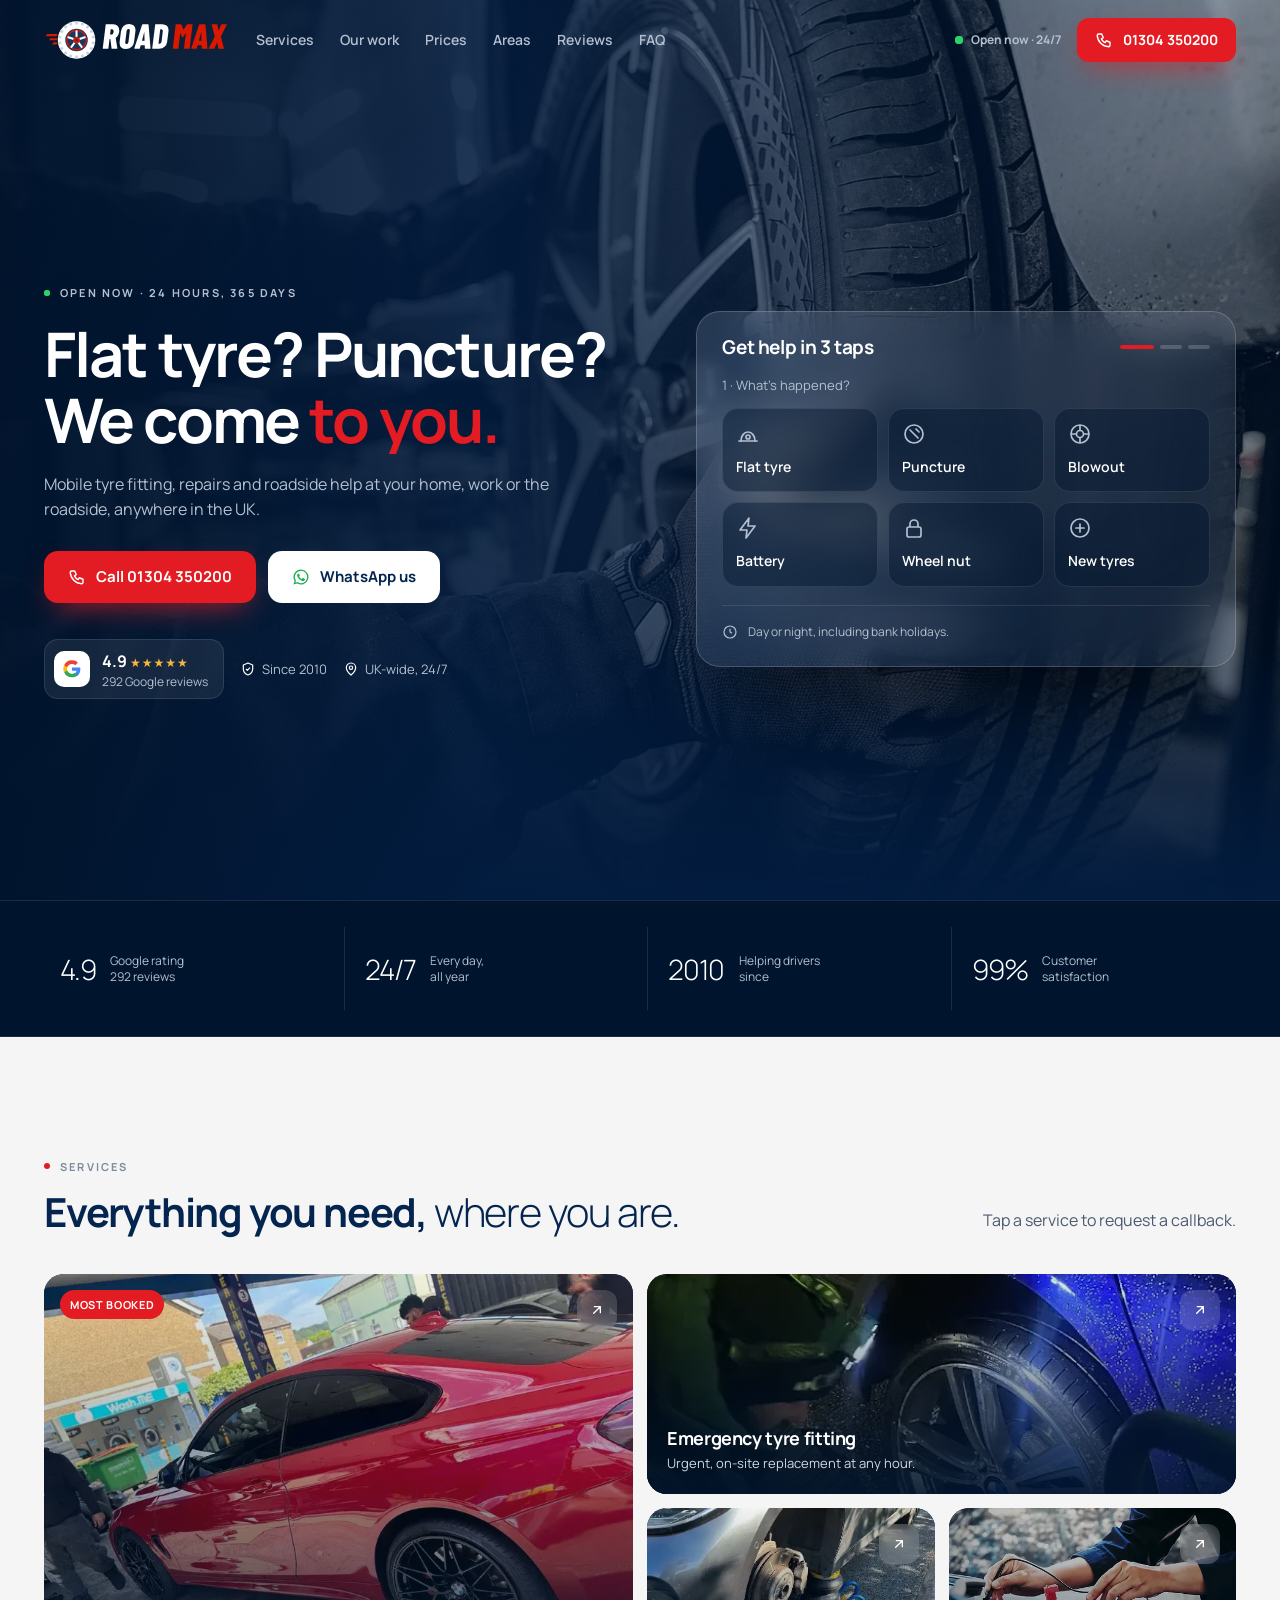
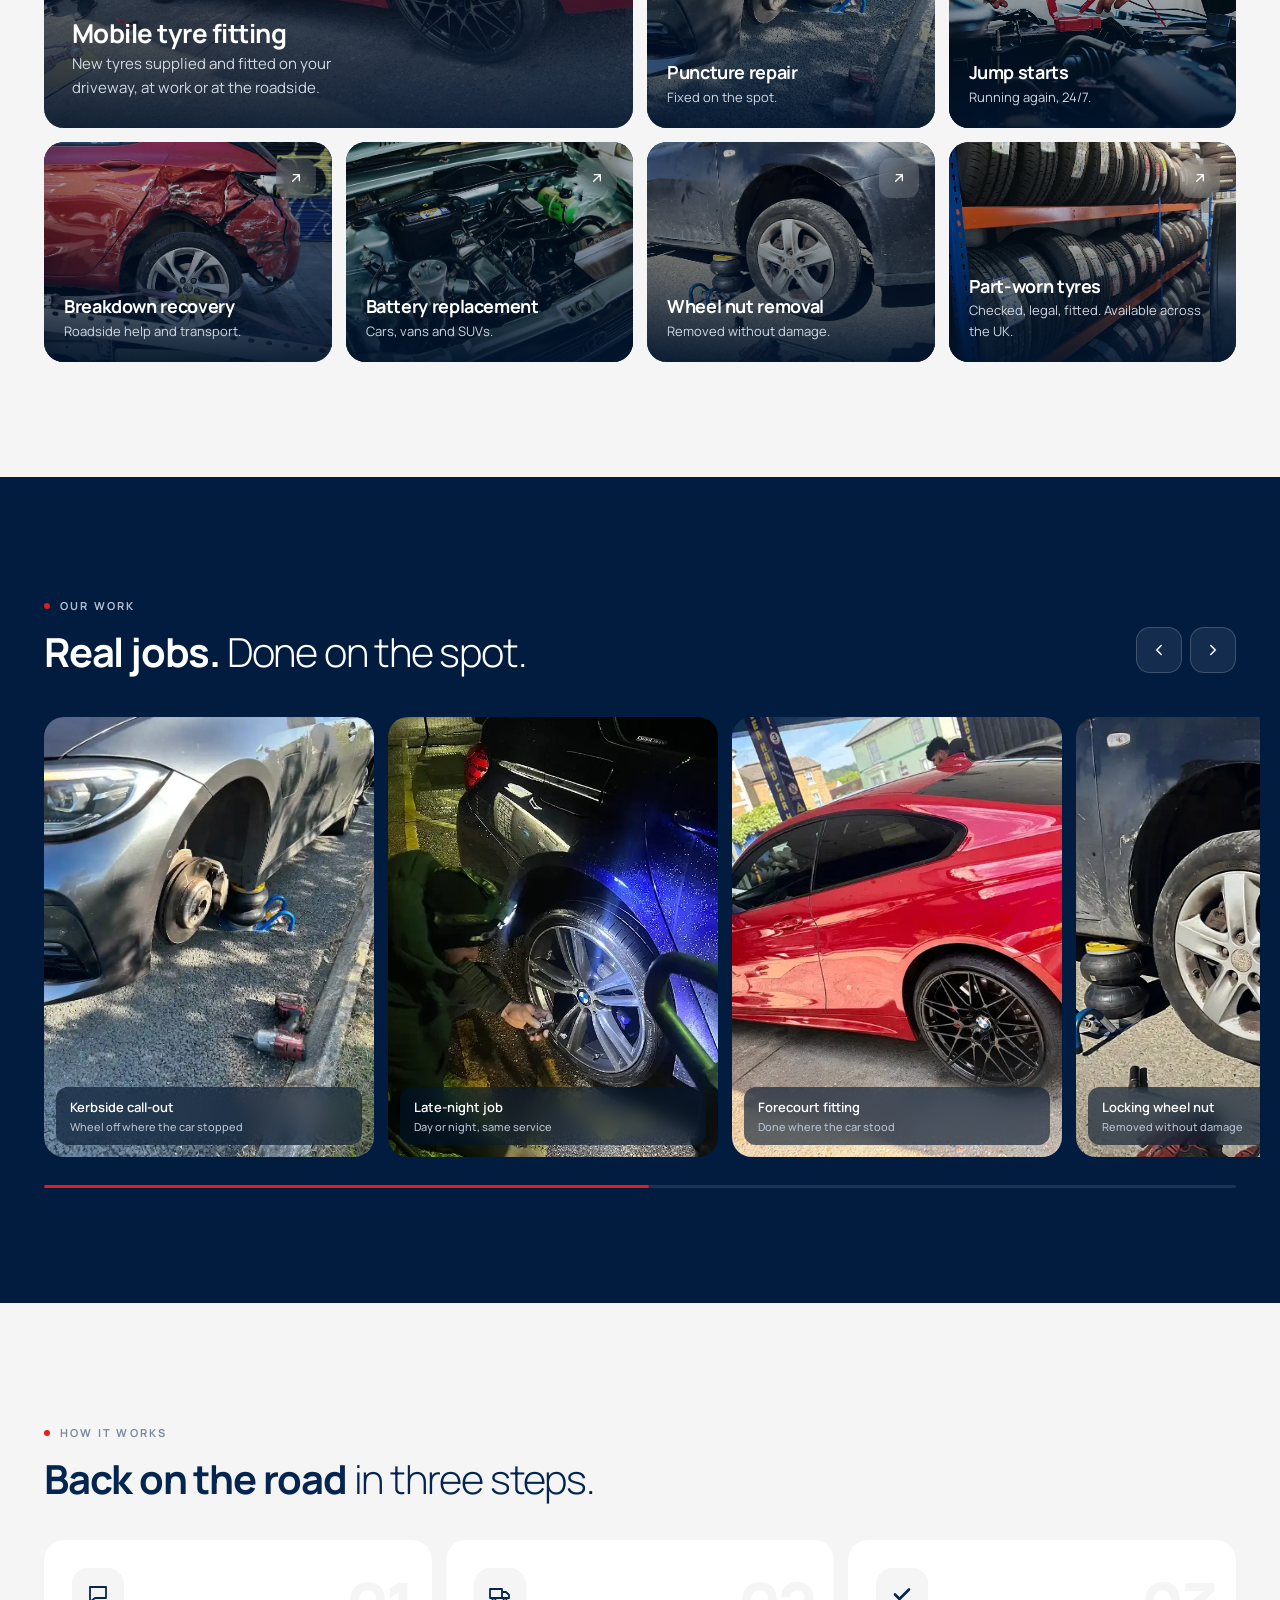
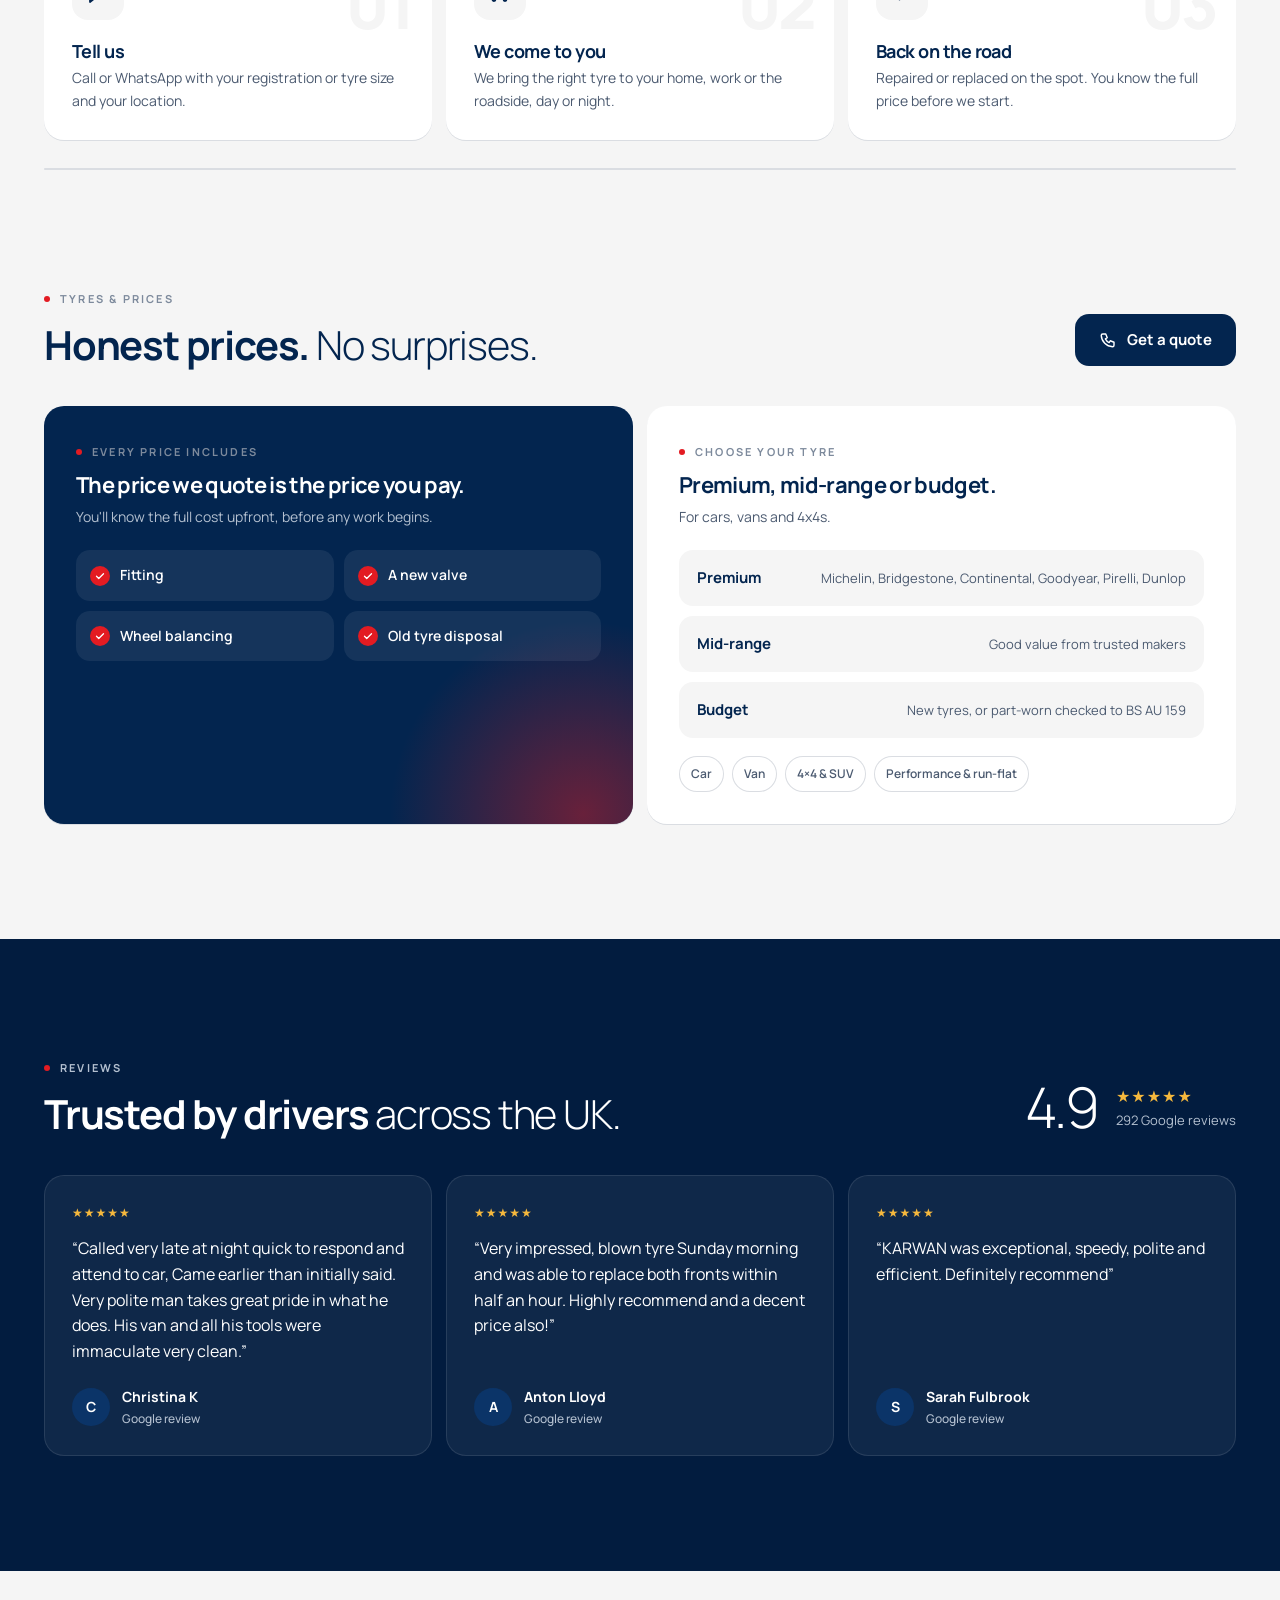
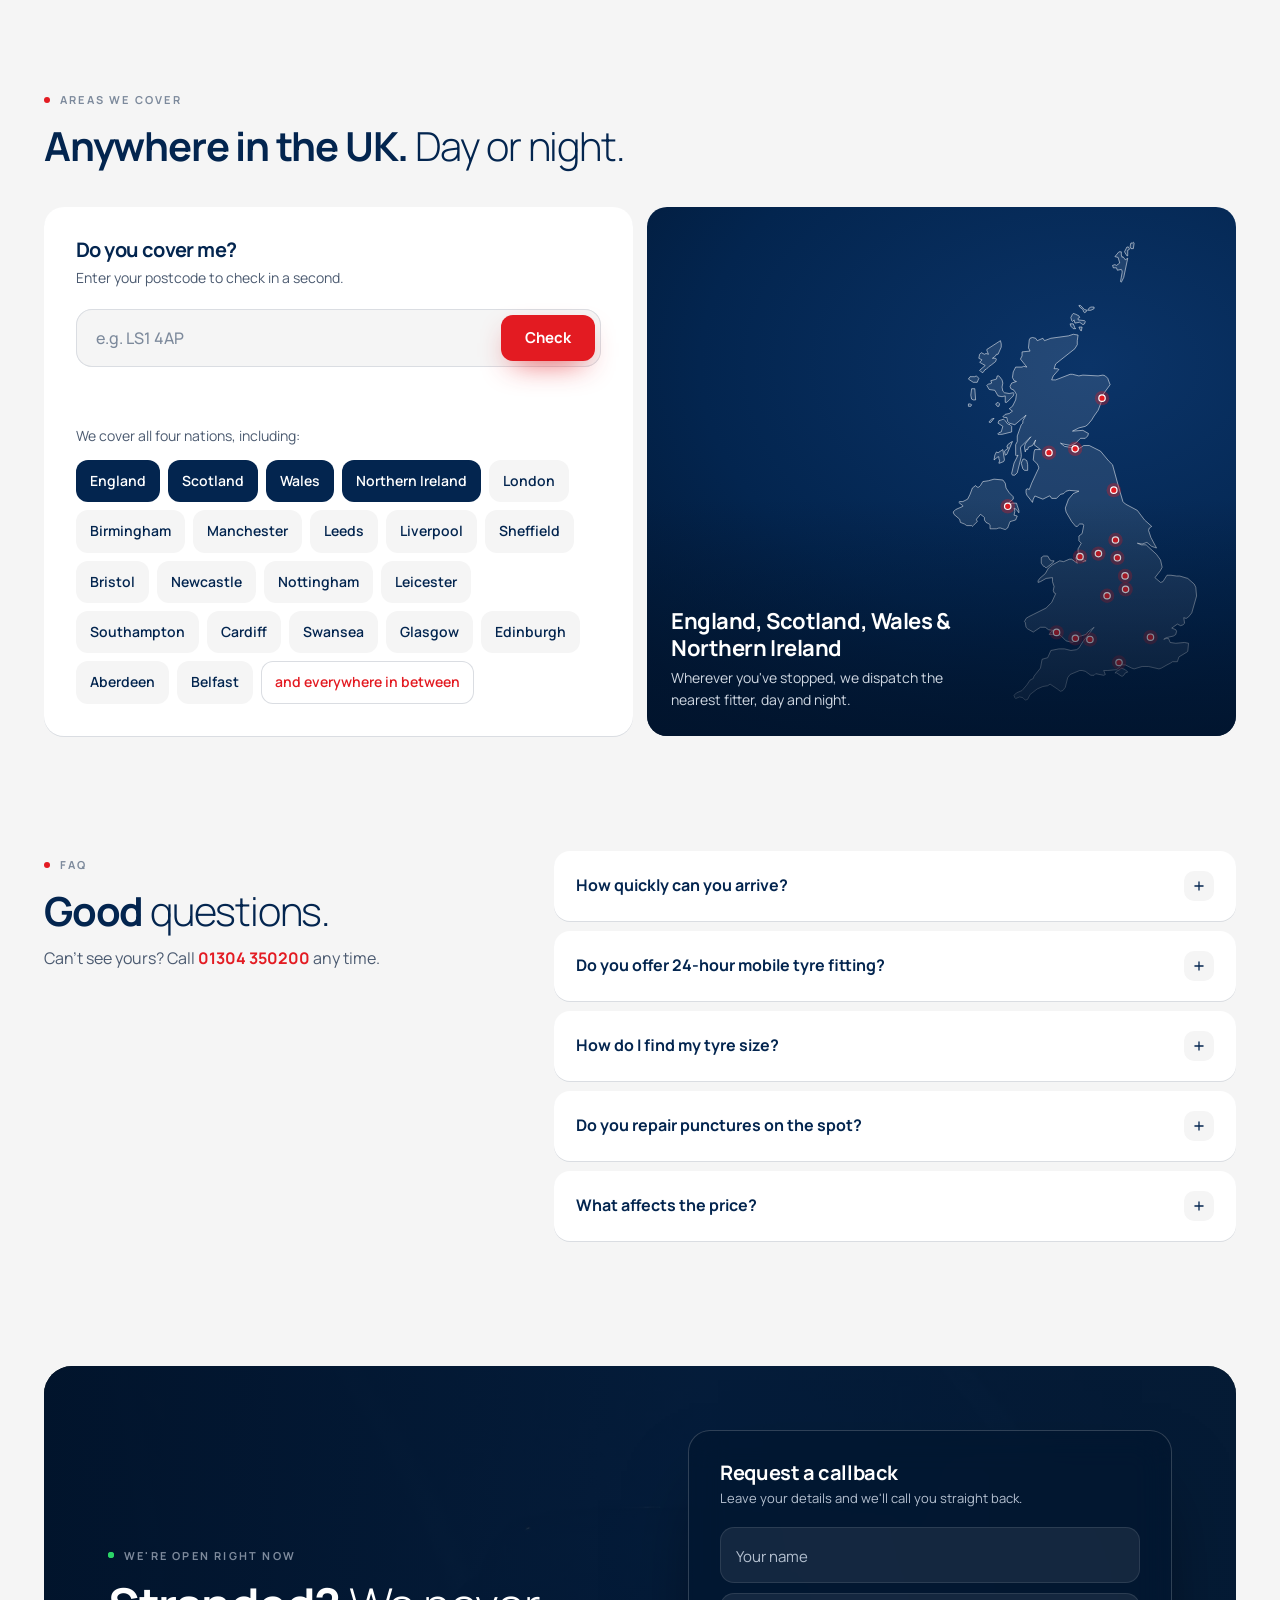
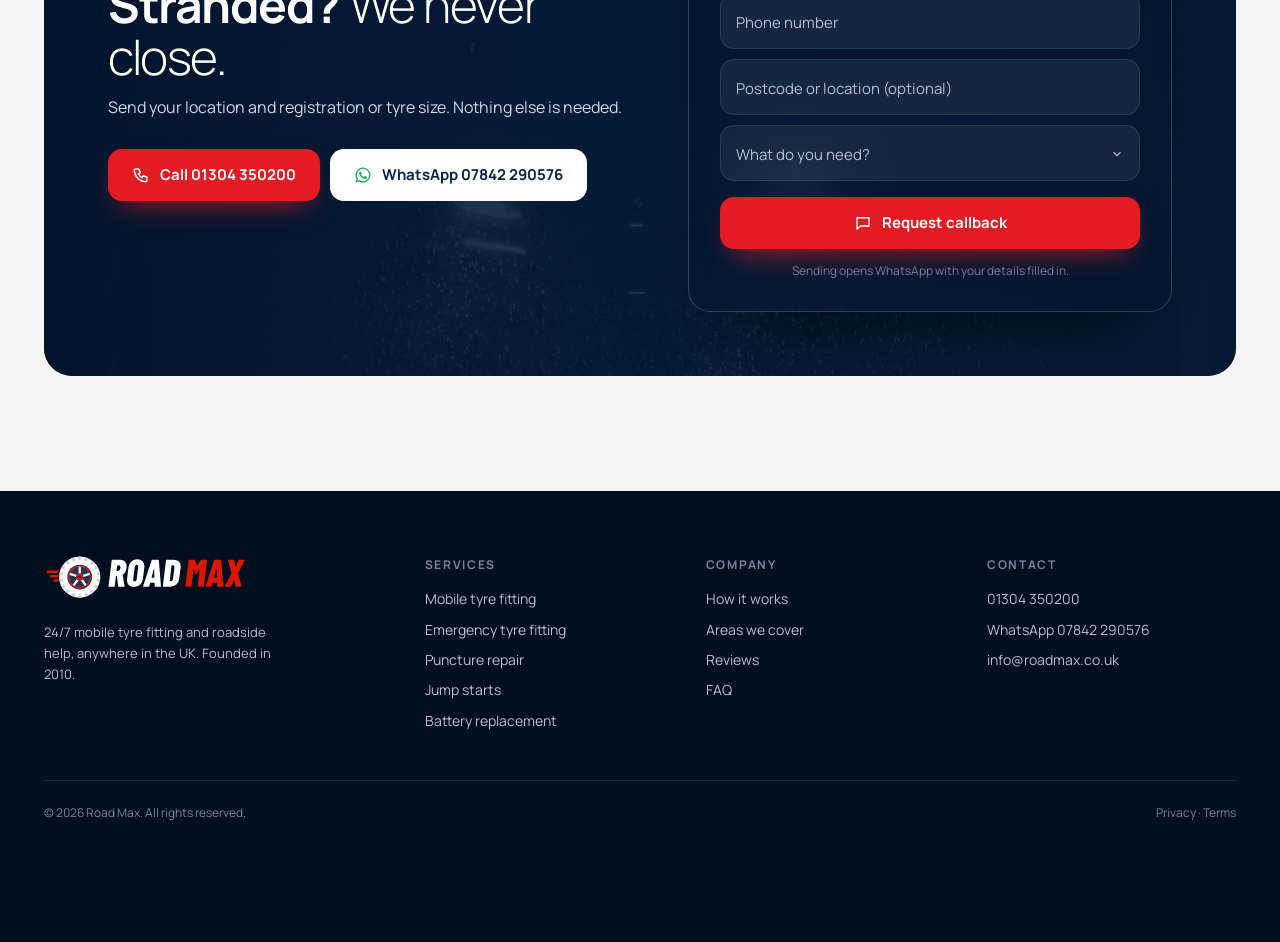
<file: demo-g/index.html>
<!doctype html>
<html lang="en-GB">
<head>
<meta charset="utf-8">
<meta name="viewport" content="width=device-width, initial-scale=1">
<title>24/7 Mobile Tyre Fitting Anywhere in the UK | Road Max</title>
<meta name="description" content="24/7 mobile tyre fitting, repair and replacement anywhere in the UK. Home, work or roadside. Call Road Max on 01304 350200.">
<meta name="theme-color" content="#021C3F">
<meta property="og:title" content="Road Max | 24/7 Mobile Tyre Fitting Anywhere in the UK">
<meta property="og:description" content="Flat tyre or puncture? Road Max comes to you at home, work or the roadside, anywhere in England, Scotland, Wales and Northern Ireland, 24/7.">
<meta property="og:type" content="website">
<link rel="icon" type="image/svg+xml" href="assets/images/roadmax-favicon.svg">
<script>document.documentElement.classList.add('js');addEventListener('error',function(){document.documentElement.classList.remove('js')});</script>
<link rel="preconnect" href="https://fonts.googleapis.com">
<link rel="preconnect" href="https://fonts.gstatic.com" crossorigin>
<link rel="stylesheet" href="https://fonts.googleapis.com/css2?family=Manrope:wght@300;400;500;600;700;800&display=swap">
<style>
:root{
  --n950:#010E20; --n900:#01142D; --n800:#021C3F; --n700:#03254F; --n600:#0B3468;
  --red:#E31B22; --red-d:#C71118;
  --g100:#F5F5F5; --g200:#ECEDEF; --g300:#DADDE2;
  --ink:#03254F; --ink-2:#4B5A70; --ink-3:#7D8A9C;
  --t2:#B4C0D0; --t3:#7586A0;
  --hl:rgba(255,255,255,.1); --hl-2:rgba(255,255,255,.18);
  --ease:cubic-bezier(.22,1,.36,1);
  --r:20px;
}
*{box-sizing:border-box;margin:0;padding:0}
html{scroll-behavior:smooth;-webkit-text-size-adjust:100%}
body{background:var(--n800);color:#fff;font-family:Manrope,system-ui,sans-serif;font-size:15px;line-height:1.6;-webkit-font-smoothing:antialiased;overflow-x:hidden}
img{display:block;max-width:100%}
a{color:inherit;text-decoration:none}
button,input,select{font:inherit;color:inherit}
button{cursor:pointer}
::selection{background:var(--red);color:#fff}
.wrap{max-width:1240px;margin:0 auto;padding:0 24px}
@media (max-width:640px){.wrap{padding:0 16px}}
.skip{position:absolute;left:-999px;top:8px;background:#fff;color:var(--ink);padding:8px 14px;border-radius:8px;z-index:100}
.skip:focus{left:8px}
:focus-visible{outline:2px solid #fff;outline-offset:3px;border-radius:8px}
.lt :focus-visible{outline-color:var(--ink)}
.sr{position:absolute;width:1px;height:1px;overflow:hidden;clip:rect(0 0 0 0)}

/* type */
.kicker{display:inline-flex;align-items:center;gap:10px;font-size:11px;font-weight:700;letter-spacing:.2em;text-transform:uppercase;color:var(--t2)}
.kicker i{width:6px;height:6px;border-radius:50%;background:var(--red)}
.lt .kicker{color:var(--ink-3)}
h1,h2,h3{letter-spacing:-.03em;line-height:1.08;font-weight:700}
h2{font-size:clamp(28px,3.3vw,40px)}
h2 span{font-weight:300}
.sub{color:var(--t2);font-size:16px;max-width:52ch}
.lt{background:var(--g100);color:var(--ink)}
.lt .sub{color:var(--ink-2)}
.sec{position:relative;padding:clamp(72px,9vw,120px) 0}
.head{display:flex;justify-content:space-between;align-items:end;gap:24px;flex-wrap:wrap;margin-bottom:40px}
.head h2{margin-top:14px}

/* buttons */
.btn{position:relative;display:inline-flex;align-items:center;justify-content:center;gap:10px;height:52px;padding:0 24px;border:0;border-radius:14px;font-size:15px;font-weight:700;overflow:hidden;isolation:isolate;transition:transform .4s var(--ease),box-shadow .4s var(--ease),background .3s,color .3s}
.btn svg{width:18px;height:18px;flex:none}
.btn:active{transform:scale(.97)}
.btn-red{background:var(--red);color:#fff;box-shadow:0 12px 30px -12px rgba(227,27,34,.85)}
.btn-red::after{content:"";position:absolute;inset:0;z-index:-1;background:linear-gradient(105deg,transparent 35%,rgba(255,255,255,.35) 50%,transparent 65%);transform:translateX(-120%);animation:shine 4.5s var(--ease) 1.5s infinite}
@keyframes shine{0%{transform:translateX(-120%)}22%,100%{transform:translateX(120%)}}
.btn-red:hover{background:var(--red-d);transform:translateY(-2px)}
.btn-wa{background:#fff;color:var(--ink)}
.btn-wa svg{color:#1FAF54}
.btn-wa:hover{transform:translateY(-2px);box-shadow:0 14px 30px -14px rgba(0,0,0,.5)}
.btn-ghost{background:rgba(255,255,255,.06);box-shadow:inset 0 0 0 1px var(--hl-2);color:#fff}
.btn-ghost:hover{background:rgba(255,255,255,.12)}
.btn-navy{background:var(--ink);color:#fff}
.btn-navy:hover{background:var(--red)}

/* header */
.hdr{position:fixed;inset:0 0 auto;z-index:50;transition:background .4s,box-shadow .4s,transform .5s var(--ease)}
.hdr.solid{background:rgba(1,20,45,.82);backdrop-filter:blur(18px) saturate(1.4);-webkit-backdrop-filter:blur(18px) saturate(1.4);box-shadow:0 1px 0 var(--hl)}
.hdr.hide{transform:translateY(-100%)}
.hdr .wrap{display:flex;align-items:center;gap:28px;height:80px;transition:height .4s var(--ease)}
.hdr.solid .wrap{height:66px}
.logo{flex:none;display:block;transition:transform .4s var(--ease)}
.logo:hover{transform:rotate(-2deg)}
.logo img{height:40px;width:auto;transition:height .4s var(--ease)}
.hdr.solid .logo img{height:34px}
@media (max-width:480px){.logo img{height:34px}.hdr.solid .logo img{height:30px}}
.nav{display:flex;gap:26px;font-size:14px;font-weight:600;color:var(--t2);margin-right:auto}
.nav a{transition:color .3s}
.nav a:hover{color:#fff}
.open-now{display:flex;align-items:center;gap:8px;font-size:12px;font-weight:700;color:var(--t2);white-space:nowrap}
.dot{position:relative;width:8px;height:8px;border-radius:50%;background:#2BD467;flex:none}
.dot::after{content:"";position:absolute;inset:0;border-radius:50%;background:#2BD467;animation:ping 1.8s var(--ease) infinite}
@keyframes ping{to{transform:scale(3);opacity:0}}
.hdr .btn{height:44px;padding:0 18px;font-size:14px;border-radius:12px}
.burger{display:none;width:44px;height:44px;border-radius:12px;border:0;background:rgba(255,255,255,.07);box-shadow:inset 0 0 0 1px var(--hl-2);place-items:center}
.burger span{display:block;width:18px;height:2px;border-radius:2px;background:#fff;transition:transform .4s var(--ease)}
.burger span+span{margin-top:5px}
.burger[aria-expanded=true] span:first-child{transform:translateY(3.5px) rotate(45deg)}
.burger[aria-expanded=true] span:last-child{transform:translateY(-3.5px) rotate(-45deg)}
.menu{position:fixed;inset:0;z-index:49;background:var(--n900);padding:110px 16px 120px;display:flex;flex-direction:column;opacity:0;visibility:hidden;transition:opacity .4s,visibility .4s}
.menu.open{opacity:1;visibility:visible}
.menu a{font-size:26px;font-weight:600;letter-spacing:-.02em;padding:14px 4px;border-bottom:1px solid var(--hl);transform:translateY(12px);opacity:0;transition:transform .5s var(--ease),opacity .5s}
.menu.open a{transform:none;opacity:1}
.menu.open a:nth-child(2){transition-delay:.04s}.menu.open a:nth-child(3){transition-delay:.08s}.menu.open a:nth-child(4){transition-delay:.12s}.menu.open a:nth-child(5){transition-delay:.16s}.menu.open a:nth-child(6){transition-delay:.2s}
@media (max-width:1000px){.nav,.open-now{display:none}.burger{display:grid}.hdr .wrap{justify-content:space-between}.hdr-r{display:flex;gap:8px;margin-left:auto}}
@media (max-width:480px){.hdr .btn .t{display:none}.hdr .btn{width:44px;padding:0}}

/* hero */
.hero{position:relative;overflow:hidden;isolation:isolate;padding:150px 0 72px;min-height:min(100svh,920px);display:flex;align-items:center}
.hero-bg{position:absolute;inset:0;z-index:-2}
.hero-bg img{width:100%;height:100%;object-fit:cover;object-position:70% 50%;transform:scale(1.12);transition:transform 2.6s var(--ease)}
.ready .hero-bg img{transform:scale(1)}
.hero::before{content:"";position:absolute;inset:0;z-index:-1;background:
  linear-gradient(90deg,rgba(1,20,45,.97) 0%,rgba(2,28,63,.88) 38%,rgba(2,28,63,.55) 70%,rgba(2,28,63,.4) 100%),
  linear-gradient(0deg,var(--n800),rgba(2,28,63,0) 30%)}
.hero-grid{display:grid;grid-template-columns:1.05fr .95fr;gap:56px;align-items:center;width:100%}
.hero h1{font-size:clamp(36px,4.8vw,62px);margin:18px 0 18px}
.hero h1 .l{display:block;overflow:hidden}
.hero h1 .l>span{display:block;transition:transform 1.1s var(--ease)}
.js .hero h1 .l>span{transform:translateY(105%)}
.ready .hero h1 .l>span{transform:none}
.hero h1 .l:nth-child(2)>span{transition-delay:.08s}
.hero h1 em{font-style:normal;color:var(--red)}
.hero .sub{margin-bottom:28px}
.up{transition:opacity .9s var(--ease),transform .9s var(--ease)}
.js .up{opacity:0;transform:translateY(16px)}
.ready .up{opacity:1;transform:none}
.ready .up.d1{transition-delay:.25s}.ready .up.d2{transition-delay:.4s}.ready .up.d3{transition-delay:.55s}.ready .up.d4{transition-delay:.7s}
.cta-row{display:flex;flex-wrap:wrap;gap:12px}
.proof{display:flex;align-items:center;gap:16px;margin-top:36px;flex-wrap:wrap}
.g-badge{display:flex;align-items:center;gap:12px;padding:10px 16px 10px 10px;border-radius:14px;background:rgba(255,255,255,.07);box-shadow:inset 0 0 0 1px var(--hl)}
.g-badge .g{width:36px;height:36px;border-radius:10px;background:#fff;display:grid;place-items:center}
.g-badge .g svg{width:20px;height:20px}
.g-badge b{font-size:16px}
.g-badge small{display:block;font-size:12px;color:var(--t2);line-height:1.2}
.stars{color:#F5B83D;font-size:12px;letter-spacing:1px}
.proof-txt{font-size:13px;color:var(--t2);display:flex;gap:16px;flex-wrap:wrap}
.proof-txt span{display:flex;align-items:center;gap:6px}
.proof-txt svg{width:16px;height:16px;color:#fff}

/* helper */
.helper{position:relative;border-radius:24px;padding:26px;background:linear-gradient(160deg,rgba(255,255,255,.12),rgba(255,255,255,.04));backdrop-filter:blur(20px) saturate(1.3);-webkit-backdrop-filter:blur(20px) saturate(1.3);box-shadow:inset 0 0 0 1px var(--hl-2),0 50px 100px -40px rgba(0,0,0,.75)}
.helper-top{display:flex;justify-content:space-between;align-items:center;margin-bottom:18px}
.helper-top h2{font-size:19px;letter-spacing:-.02em}
.prog{display:flex;gap:6px}
.prog i{width:22px;height:4px;border-radius:4px;background:var(--hl-2);transition:background .4s,width .4s var(--ease)}
.prog i.on{background:var(--red);width:34px}
.steps-vp{position:relative;overflow:hidden;transition:height .5s var(--ease)}
.pane{transition:transform .55s var(--ease),opacity .4s}
.pane[hidden]{display:block!important;position:absolute;inset:0 0 auto;opacity:0;pointer-events:none;visibility:hidden}
.pane.left{transform:translateX(-30px)}
.pane.right{transform:translateX(30px)}
.q-label{font-size:13px;color:var(--t2);margin-bottom:12px}
.opts{display:grid;grid-template-columns:repeat(3,1fr);gap:10px}
.opts.two{grid-template-columns:repeat(2,1fr)}
.opt{display:flex;flex-direction:column;align-items:flex-start;gap:10px;padding:14px;border:0;border-radius:16px;background:rgba(1,20,45,.45);box-shadow:inset 0 0 0 1px var(--hl);text-align:left;font-size:14px;font-weight:600;transition:background .3s,box-shadow .3s,transform .4s var(--ease)}
.opt svg{width:24px;height:24px;color:var(--t2);transition:color .3s,transform .5s var(--ease)}
.opt:hover{background:rgba(255,255,255,.1);box-shadow:inset 0 0 0 1px rgba(255,255,255,.4);transform:translateY(-2px)}
.opt:hover svg{color:#fff;transform:scale(1.1)}
.opt.sel{background:var(--red);box-shadow:none}
.opt.sel svg{color:#fff}
.opt small{display:block;font-weight:500;font-size:11px;color:var(--t3);margin-top:-6px}
.opt.sel small{color:rgba(255,255,255,.8)}
.summary{display:flex;flex-wrap:wrap;gap:8px;margin-bottom:16px}
.chip{display:inline-flex;align-items:center;gap:6px;padding:7px 12px;border-radius:999px;background:rgba(255,255,255,.1);font-size:13px;font-weight:600}
.done-h{font-size:22px;letter-spacing:-.02em;margin-bottom:6px}
.done-p{font-size:14px;color:var(--t2);margin-bottom:18px}
.acts{display:grid;gap:10px}
.acts .btn{width:100%}
.loc{display:flex;align-items:center;gap:10px;margin-top:4px;font-size:13px;color:var(--t2);background:none;border:0;padding:6px 0}
.loc svg{width:16px;height:16px}
.loc.ok{color:#2BD467}
.back{display:inline-flex;align-items:center;gap:6px;margin-top:16px;border:0;background:none;font-size:13px;font-weight:600;color:var(--t2)}
.back:hover{color:#fff}
.back svg{width:14px;height:14px}
.helper-foot{display:flex;align-items:center;gap:10px;margin-top:18px;padding-top:16px;border-top:1px solid var(--hl);font-size:12px;color:var(--t2)}
@media (max-width:1000px){
  .hero{padding:118px 0 56px;min-height:0}
  .hero-grid{grid-template-columns:1fr;gap:36px}
  .hero::before{background:linear-gradient(180deg,rgba(1,20,45,.75),rgba(2,28,63,.9) 40%,var(--n800) 85%)}
}
@media (max-width:480px){.opts{grid-template-columns:repeat(2,1fr)}.helper{padding:18px}}

/* trust strip */
.trust{border-block:1px solid var(--hl);background:var(--n900)}
.trust .wrap{display:grid;grid-template-columns:repeat(4,1fr)}
.trust div{padding:26px 20px;display:flex;align-items:center;gap:14px}
.trust div+div{border-left:1px solid var(--hl)}
.trust strong{font-size:28px;font-weight:300;letter-spacing:-.03em;line-height:1}
.trust div>span{font-size:12px;color:var(--t2);line-height:1.3}
@media (max-width:800px){.trust .wrap{grid-template-columns:1fr 1fr;padding:0}.trust div:nth-child(3){border-left:0}.trust div:nth-child(n+3){border-top:1px solid var(--hl)}.trust div{padding:20px 16px}}

/* reveal */
[data-r]{transition:opacity .9s var(--ease),transform .9s var(--ease);transition-delay:var(--d,0s)}
.js [data-r]{opacity:0;transform:translateY(26px)}
.js [data-r].in{opacity:1;transform:none}

/* services bento */
.bento{display:grid;grid-template-columns:repeat(4,1fr);grid-auto-rows:220px;gap:14px}
.card{position:relative;border-radius:var(--r);overflow:hidden;isolation:isolate;background:var(--n700);color:#fff;display:flex;flex-direction:column;justify-content:flex-end;padding:20px}
.card img{position:absolute;inset:0;z-index:-2;width:100%;height:100%;object-fit:cover;transition:transform 1.1s var(--ease)}
.card::before{content:"";position:absolute;inset:0;z-index:-1;background:linear-gradient(0deg,rgba(1,20,45,.92) 0%,rgba(1,20,45,.35) 55%,rgba(1,20,45,.05) 100%);transition:background .5s}
.card:hover img{transform:scale(1.07)}
.card h3{font-size:18px;letter-spacing:-.02em}
.card p{font-size:13px;color:#D0D8E3;max-width:34ch;margin-top:4px}
.card .more{position:absolute;top:16px;right:16px;width:40px;height:40px;border-radius:12px;display:grid;place-items:center;background:rgba(255,255,255,.14);backdrop-filter:blur(8px);transition:background .3s,transform .5s var(--ease)}
.card .more svg{width:16px;height:16px}
.card:hover .more{background:var(--red);transform:rotate(-45deg)}
.card .tag{position:absolute;top:16px;left:16px;padding:6px 10px;border-radius:999px;background:var(--red);font-size:11px;font-weight:700;letter-spacing:.06em;text-transform:uppercase}
.card.big{grid-column:span 2;grid-row:span 2;padding:28px}
.card.big h3{font-size:26px}
.card.big p{font-size:15px}
.card.wide{grid-column:span 2}
@media (max-width:1000px){.bento{grid-template-columns:repeat(2,1fr);grid-auto-rows:200px}}
@media (max-width:560px){.bento{grid-template-columns:1fr 1fr;grid-auto-rows:170px;gap:10px}.card{padding:14px}.card.big,.card.wide{grid-column:span 2}.card.big{grid-row:span 1;padding:20px}.card.big h3{font-size:20px}.card p{display:none}.card.big p{display:block;font-size:13px}.card h3{font-size:15px}.card .more{width:32px;height:32px;top:10px;right:10px}}

/* real jobs gallery */
.jobs{overflow:hidden}
.rail{display:flex;gap:14px;overflow-x:auto;scroll-snap-type:x mandatory;scroll-padding-inline:24px;padding:4px 24px 24px;margin:0 -24px;scrollbar-width:none;cursor:grab;-webkit-overflow-scrolling:touch}
.rail::-webkit-scrollbar{display:none}
.rail.drag{cursor:grabbing;scroll-snap-type:none}
.rail figure{flex:none;width:clamp(240px,26vw,330px);scroll-snap-align:start;position:relative;border-radius:var(--r);overflow:hidden;aspect-ratio:3/4;background:var(--n700)}
.rail img{width:100%;height:100%;object-fit:cover;pointer-events:none;transition:transform 1s var(--ease)}
.rail figure:hover img{transform:scale(1.05)}
.rail figcaption{position:absolute;left:12px;right:12px;bottom:12px;padding:10px 14px;border-radius:12px;background:rgba(1,20,45,.6);backdrop-filter:blur(10px);-webkit-backdrop-filter:blur(10px);font-size:13px;font-weight:600}
.rail figcaption small{display:block;font-size:11px;font-weight:500;color:var(--t2)}
.rail-ctrl{display:flex;gap:8px}
.rail-ctrl button{width:46px;height:46px;border-radius:14px;border:0;background:rgba(255,255,255,.07);box-shadow:inset 0 0 0 1px var(--hl-2);display:grid;place-items:center;transition:background .3s}
.rail-ctrl button:hover{background:var(--red);box-shadow:none}
.rail-ctrl svg{width:18px;height:18px}
@media (max-width:640px){.rail{margin:0 -16px;padding:4px 16px 24px;scroll-padding-inline:16px}}
.rail-bar{height:3px;border-radius:3px;background:var(--hl);margin-top:4px;overflow:hidden}
.rail-bar i{display:block;height:100%;width:30%;background:var(--red);border-radius:3px;transition:transform .2s linear}

/* how */
.how{display:grid;grid-template-columns:repeat(3,1fr);gap:14px;counter-reset:s}
.how li{list-style:none;position:relative;padding:28px;border-radius:var(--r);background:#fff;box-shadow:0 1px 0 var(--g300);overflow:hidden;transition:transform .5s var(--ease),box-shadow .5s}
.how li:hover{transform:translateY(-4px);box-shadow:0 24px 50px -24px rgba(3,37,79,.3)}
.how .ic{width:52px;height:52px;border-radius:16px;background:var(--g100);display:grid;place-items:center;color:var(--ink);margin-bottom:22px;transition:background .4s,color .4s}
.how li:hover .ic{background:var(--red);color:#fff}
.how .ic svg{width:24px;height:24px}
.how li::after{counter-increment:s;content:"0" counter(s);position:absolute;right:20px;top:14px;font-size:64px;font-weight:800;letter-spacing:-.05em;color:var(--g100)}
.how h3{font-size:18px;margin-bottom:6px}
.how p{font-size:14px;color:var(--ink-2)}
.how-line{height:2px;background:var(--g300);border-radius:2px;margin:28px 0 0;overflow:hidden}
.how-line i{display:block;height:100%;background:var(--red);transform:scaleX(var(--p,0));transform-origin:left}
@media (max-width:860px){.how{grid-template-columns:1fr}}

/* price */
.price{display:grid;grid-template-columns:1fr 1fr;gap:14px}
.pbox{border-radius:var(--r);padding:32px;background:#fff;box-shadow:0 1px 0 var(--g300)}
.pbox.dark{background:var(--ink);color:#fff;position:relative;overflow:hidden}
.pbox.dark::after{content:"";position:absolute;width:420px;height:420px;right:-160px;bottom:-200px;border-radius:50%;background:radial-gradient(circle,rgba(227,27,34,.45),transparent 65%);animation:drift 12s ease-in-out infinite}
@keyframes drift{50%{transform:translate(-60px,-40px)}}
.pbox h3{font-size:22px;margin:12px 0 8px}
.pbox p{font-size:14px;color:var(--ink-2)}
.pbox.dark p{color:var(--t2)}
.incl{list-style:none;display:grid;grid-template-columns:1fr 1fr;gap:10px;margin-top:22px;position:relative;z-index:1}
.incl li{display:flex;align-items:center;gap:10px;padding:14px;border-radius:14px;background:rgba(255,255,255,.07);font-size:14px;font-weight:600}
.incl svg{width:20px;height:20px;color:#fff;background:var(--red);border-radius:50%;padding:4px;flex:none}
.tiers{display:grid;gap:10px;margin-top:22px}
.tier{display:flex;justify-content:space-between;align-items:center;gap:16px;padding:16px 18px;border-radius:14px;background:var(--g100);transition:background .3s,transform .4s var(--ease)}
.tier:hover{background:var(--g200);transform:translateX(4px)}
.tier b{font-size:15px}
.tier span{font-size:13px;color:var(--ink-2);text-align:right}
.ptypes{display:flex;flex-wrap:wrap;gap:8px;margin-top:18px}
.ptypes span{padding:8px 12px;border-radius:999px;box-shadow:inset 0 0 0 1px var(--g300);font-size:12px;font-weight:600;color:var(--ink-2)}
@media (max-width:860px){.price{grid-template-columns:1fr}.incl{grid-template-columns:1fr}.pbox{padding:24px}}

/* reviews */
.revs{display:grid;grid-template-columns:repeat(3,1fr);gap:14px}
.rev{display:flex;flex-direction:column;padding:28px;border-radius:var(--r);background:rgba(255,255,255,.05);box-shadow:inset 0 0 0 1px var(--hl);transition:background .4s,transform .5s var(--ease)}
.rev:hover{background:rgba(255,255,255,.08);transform:translateY(-4px)}
.rev blockquote{font-size:16px;line-height:1.6;margin:14px 0 22px;flex:1}
.rev footer{display:flex;align-items:center;gap:12px;font-size:14px;font-weight:700}
.rev .av{width:38px;height:38px;border-radius:50%;display:grid;place-items:center;background:var(--n600);font-size:14px}
.rev footer small{display:block;font-weight:500;font-size:12px;color:var(--t2)}
.score{display:flex;align-items:center;gap:18px}
.score strong{font-size:56px;font-weight:300;letter-spacing:-.04em;line-height:1}
.score .stars{font-size:16px}
.score small{display:block;font-size:13px;color:var(--t2)}
@media (max-width:900px){.revs{grid-template-columns:1fr}}

/* coverage */
.cov{display:grid;grid-template-columns:1fr 1fr;gap:14px}
.cbox{border-radius:var(--r);padding:32px;background:#fff;box-shadow:0 1px 0 var(--g300)}
.pc{display:flex;gap:8px;margin-top:20px;padding:6px;border-radius:16px;background:var(--g100);box-shadow:inset 0 0 0 1px var(--g300);transition:box-shadow .3s}
.pc:focus-within{box-shadow:inset 0 0 0 2px var(--ink)}
.pc input{flex:1;min-width:0;border:0;outline:0;background:none;padding:0 14px;font-size:16px;font-weight:600;color:var(--ink);text-transform:uppercase}
.pc input::placeholder{text-transform:none;font-weight:500;color:var(--ink-3)}
.pc .btn{height:46px;border-radius:12px}
.pc-out{min-height:24px;margin-top:12px;font-size:14px;color:var(--ink-2)}
.pc-out a{font-weight:700;color:var(--red);text-decoration:underline}
.towns{display:flex;flex-wrap:wrap;gap:8px;margin-top:18px}
.towns span{padding:10px 14px;border-radius:12px;background:var(--g100);font-size:14px;font-weight:600;transition:background .3s,color .3s,transform .4s var(--ease)}
.towns span:hover{background:var(--ink);color:#fff;transform:translateY(-2px)}
.towns .nat{background:var(--ink);color:#fff}
.towns .more-t{background:none;box-shadow:inset 0 0 0 1px var(--g300);color:var(--red)}
.towns .more-t:hover{background:none;color:var(--red);transform:none}
.cov-note{font-size:14px;color:var(--ink-2);margin-top:22px}
.cmap{position:relative;border-radius:var(--r);overflow:hidden;min-height:320px;background:radial-gradient(120% 90% at 75% 30%,var(--n600),var(--ink) 55%,var(--n900))}
.cmap svg{position:absolute;top:24px;right:28px;height:calc(100% - 48px);width:auto;max-width:58%}
.cmap .land{fill:rgba(255,255,255,.1);stroke:rgba(255,255,255,.55);stroke-width:1.2;stroke-linejoin:round}
.cmap .pin .ring{fill:var(--red);opacity:.35;transform-box:fill-box;transform-origin:center;animation:pinp 2.4s var(--ease) infinite;animation-delay:var(--pd,0s)}
.cmap .pin .dot2{fill:var(--red);stroke:#fff;stroke-width:1.5}
@keyframes pinp{0%{transform:scale(.6);opacity:.55}100%{transform:scale(2.2);opacity:0}}
.cmap::after{content:"";position:absolute;inset:0;background:linear-gradient(0deg,rgba(1,20,45,.85),rgba(1,20,45,0) 45%);pointer-events:none}
.cmap div{position:absolute;left:24px;right:24px;bottom:24px;z-index:1;color:#fff;max-width:300px}
.cmap strong{font-size:22px;letter-spacing:-.02em;line-height:1.2;display:block;margin-bottom:6px}
.cmap p{font-size:14px;color:#D0D8E3}
.cov>*{min-width:0}
.pc input{width:100%}
@media (max-width:860px){.cov{grid-template-columns:minmax(0,1fr)}.cbox{padding:24px}.cmap{min-height:540px}.cmap svg{top:20px;right:50%;transform:translateX(50%);height:calc(100% - 170px);max-width:none}.cmap div{max-width:none}}

/* faq */
.faq{display:grid;grid-template-columns:.8fr 1.2fr;gap:56px}
.acc details{border-radius:16px;background:#fff;box-shadow:0 1px 0 var(--g300);margin-bottom:10px;transition:box-shadow .3s}
.acc details[open]{box-shadow:0 1px 0 var(--g300),0 20px 40px -24px rgba(3,37,79,.25)}
.acc summary{list-style:none;display:flex;justify-content:space-between;align-items:center;gap:16px;padding:20px 22px;font-size:16px;font-weight:700;cursor:pointer}
.acc summary::-webkit-details-marker{display:none}
.acc .pm{flex:none;width:30px;height:30px;border-radius:10px;background:var(--g100);display:grid;place-items:center;transition:background .3s,transform .5s var(--ease)}
.acc .pm svg{width:14px;height:14px}
.acc details[open] .pm{background:var(--red);color:#fff;transform:rotate(45deg)}
.acc .body{overflow:hidden;transition:height .5s var(--ease)}
.acc .body p{padding:0 22px 22px;color:var(--ink-2);font-size:15px}
@media (max-width:860px){.faq{grid-template-columns:1fr;gap:28px}}

/* final */
.final{position:relative;overflow:hidden;isolation:isolate;border-radius:28px;padding:clamp(28px,5vw,64px);display:grid;grid-template-columns:1.1fr 1fr;gap:48px;align-items:center}
.final>img{position:absolute;inset:0;z-index:-2;width:100%;height:100%;object-fit:cover}
.final::before{content:"";position:absolute;inset:0;z-index:-1;background:linear-gradient(90deg,rgba(1,20,45,.96),rgba(2,28,63,.85) 55%,rgba(2,28,63,.75))}
.final h2{font-size:clamp(30px,4vw,48px)}
.final-acts{display:flex;flex-wrap:wrap;gap:10px;margin-top:28px}
.cbf{border-radius:22px;padding:clamp(22px,3vw,32px);background:rgba(1,20,45,.55);backdrop-filter:blur(18px);-webkit-backdrop-filter:blur(18px);box-shadow:inset 0 0 0 1px var(--hl-2),0 40px 80px -30px rgba(0,0,0,.7)}
.cbf h3{font-size:20px;letter-spacing:-.02em}
.cbf>p{font-size:13px;color:var(--t2);margin:4px 0 18px}
.fld{position:relative;margin-bottom:10px}
.fld input,.fld select{width:100%;height:56px;padding:22px 16px 6px;border:0;border-radius:14px;background:rgba(255,255,255,.07);box-shadow:inset 0 0 0 1px var(--hl);outline:0;font-size:16px;color:#fff;appearance:none;-webkit-appearance:none;transition:box-shadow .3s,background .3s}
.fld select option{background:var(--n800);color:#fff}
.fld input:focus,.fld select:focus{background:rgba(255,255,255,.11);box-shadow:inset 0 0 0 1.5px rgba(255,255,255,.75)}
.fld.bad input,.fld.bad select{box-shadow:inset 0 0 0 1.5px #FF6B70}
.fld label{position:absolute;left:16px;top:18px;font-size:15px;color:var(--t2);pointer-events:none;transition:top .3s var(--ease),font-size .3s var(--ease)}
.fld input:focus+label,.fld input:not(:placeholder-shown)+label,.fld select:focus+label,.fld select.has+label{top:8px;font-size:11px}
.fld .chev{position:absolute;right:16px;top:22px;width:14px;height:14px;color:var(--t2);pointer-events:none}
.cbf .btn{width:100%;margin-top:6px}
.cbf .err{display:none;margin-top:10px;font-size:13px;color:#FF8A8E}
.cbf .err.on{display:block}
.cbf small{display:block;margin-top:12px;text-align:center;font-size:12px;color:var(--t3)}
.cbf.sent .btn{background:#1A8F45;box-shadow:none}
@media (max-width:860px){.final{grid-template-columns:1fr;gap:28px}.final-acts .btn{flex:1 1 220px}}

/* footer */
.foot{background:var(--n950);padding:64px 0 120px;margin-top:clamp(72px,9vw,120px)}
.ft{display:grid;grid-template-columns:1.4fr 1fr 1fr 1fr;gap:32px}
.ft .logo{display:inline-block;margin-bottom:16px}
.ft p{font-size:13px;color:var(--t2);max-width:30ch}
.ft h4{font-size:12px;font-weight:700;letter-spacing:.14em;text-transform:uppercase;color:var(--t3);margin-bottom:14px}
.ft ul{list-style:none;display:grid;gap:8px;font-size:14px}
.ft ul a{color:var(--t2);transition:color .3s}
.ft ul a:hover{color:#fff}
.legal{display:flex;justify-content:space-between;flex-wrap:wrap;gap:12px;margin-top:48px;padding-top:22px;border-top:1px solid var(--hl);font-size:12px;color:var(--t3)}
@media (max-width:860px){.ft{grid-template-columns:1fr 1fr}.ft>div:first-child{grid-column:1/-1}}

/* mobile action bar */
.mbar{position:fixed;left:10px;right:10px;bottom:10px;z-index:45;display:none;gap:8px;padding:8px;border-radius:20px;background:rgba(1,20,45,.86);backdrop-filter:blur(16px);-webkit-backdrop-filter:blur(16px);box-shadow:0 20px 40px -12px rgba(0,0,0,.6),inset 0 0 0 1px var(--hl-2);transform:translateY(150%);transition:transform .6s var(--ease)}
.mbar.on{transform:none}
.mbar .btn{flex:1;height:50px;font-size:15px}
@media (max-width:760px){.mbar{display:flex}}

@media (prefers-reduced-motion:reduce){
  *,*::before,*::after{animation:none!important;transition:none!important}
  [data-r],.up,.hero h1 .l>span{opacity:1!important;transform:none!important}
}
</style>
</head>
<body>
<a class="skip" href="#main">Skip to content</a>

<svg width="0" height="0" style="position:absolute" aria-hidden="true">
  <symbol id="i-phone" viewBox="0 0 24 24" fill="none" stroke="currentColor" stroke-width="1.9" stroke-linecap="round" stroke-linejoin="round"><path d="M5 4h4l2 5-2.5 1.5a11 11 0 0 0 5 5L15 13l5 2v4a2 2 0 0 1-2 2A16 16 0 0 1 3 6a2 2 0 0 1 2-2"/></symbol>
  <symbol id="i-wa" viewBox="0 0 24 24" fill="currentColor"><path d="M12 2a10 10 0 0 0-8.6 15.1L2 22l5-1.3A10 10 0 1 0 12 2zm0 18.2a8.2 8.2 0 0 1-4.2-1.2l-.3-.2-3 .8.8-2.9-.2-.3A8.2 8.2 0 1 1 12 20.2zm4.5-6.1c-.2-.1-1.5-.7-1.7-.8s-.4-.1-.6.1-.7.8-.8 1-.3.2-.5.1a6.7 6.7 0 0 1-3.3-2.9c-.3-.4.2-.4.7-1.4.1-.2 0-.3 0-.4l-.8-1.8c-.2-.5-.4-.4-.6-.4h-.5a1 1 0 0 0-.7.3 3 3 0 0 0-.9 2.2 5.1 5.1 0 0 0 1.1 2.7 11.6 11.6 0 0 0 4.4 3.9c1.6.7 2.3.8 3.1.6a2.6 2.6 0 0 0 1.7-1.2 2.1 2.1 0 0 0 .2-1.2c-.1-.1-.3-.2-.5-.3z"/></symbol>
  <symbol id="i-arrow" viewBox="0 0 24 24" fill="none" stroke="currentColor" stroke-width="2" stroke-linecap="round" stroke-linejoin="round"><path d="M7 17 17 7M8 7h9v9"/></symbol>
  <symbol id="i-tyre" viewBox="0 0 24 24" fill="none" stroke="currentColor" stroke-width="1.7"><circle cx="12" cy="12" r="9"/><circle cx="12" cy="12" r="3.5"/><path d="M12 3v5.5M12 15.5V21M3 12h5.5M15.5 12H21"/></symbol>
  <symbol id="i-flat" viewBox="0 0 24 24" fill="none" stroke="currentColor" stroke-width="1.7" stroke-linecap="round"><path d="M3 19h18"/><path d="M5 19c0-5 3-9 7-9s7 4 7 9"/><circle cx="12" cy="15" r="2"/></symbol>
  <symbol id="i-nail" viewBox="0 0 24 24" fill="none" stroke="currentColor" stroke-width="1.7" stroke-linecap="round"><circle cx="12" cy="12" r="9"/><path d="M8 8l8 8M14 7l3 3"/></symbol>
  <symbol id="i-bolt" viewBox="0 0 24 24" fill="none" stroke="currentColor" stroke-width="1.7" stroke-linejoin="round"><path d="M13 2 4 14h7l-1 8 9-12h-7z"/></symbol>
  <symbol id="i-lock" viewBox="0 0 24 24" fill="none" stroke="currentColor" stroke-width="1.7"><rect x="5" y="11" width="14" height="10" rx="2"/><path d="M8 11V8a4 4 0 0 1 8 0v3"/></symbol>
  <symbol id="i-new" viewBox="0 0 24 24" fill="none" stroke="currentColor" stroke-width="1.7" stroke-linecap="round"><circle cx="12" cy="12" r="9"/><path d="M12 8v8M8 12h8"/></symbol>
  <symbol id="i-home" viewBox="0 0 24 24" fill="none" stroke="currentColor" stroke-width="1.7" stroke-linejoin="round"><path d="M3 11 12 4l9 7v9H3z"/><path d="M10 20v-5h4v5"/></symbol>
  <symbol id="i-work" viewBox="0 0 24 24" fill="none" stroke="currentColor" stroke-width="1.7"><rect x="3" y="7" width="18" height="13" rx="2"/><path d="M9 7V5h6v2"/></symbol>
  <symbol id="i-road" viewBox="0 0 24 24" fill="none" stroke="currentColor" stroke-width="1.7" stroke-linecap="round"><path d="M6 21 9 3M18 21 15 3M12 5v2M12 11v2M12 17v2"/></symbol>
  <symbol id="i-car" viewBox="0 0 24 24" fill="none" stroke="currentColor" stroke-width="1.7" stroke-linejoin="round"><path d="M4 16v-4l2-5h12l2 5v4z"/><circle cx="7.5" cy="16.5" r="1.5"/><circle cx="16.5" cy="16.5" r="1.5"/></symbol>
  <symbol id="i-pin" viewBox="0 0 24 24" fill="none" stroke="currentColor" stroke-width="1.8"><path d="M12 21s-7-6.2-7-11a7 7 0 0 1 14 0c0 4.8-7 11-7 11z"/><circle cx="12" cy="10" r="2.5"/></symbol>
  <symbol id="i-check" viewBox="0 0 24 24" fill="none" stroke="currentColor" stroke-width="2.6" stroke-linecap="round" stroke-linejoin="round"><path d="M5 12.5l4.5 4.5L19 7.5"/></symbol>
  <symbol id="i-plus" viewBox="0 0 24 24" fill="none" stroke="currentColor" stroke-width="2.2" stroke-linecap="round"><path d="M12 5v14M5 12h14"/></symbol>
  <symbol id="i-left" viewBox="0 0 24 24" fill="none" stroke="currentColor" stroke-width="2" stroke-linecap="round"><path d="M15 6l-6 6 6 6"/></symbol>
  <symbol id="i-right" viewBox="0 0 24 24" fill="none" stroke="currentColor" stroke-width="2" stroke-linecap="round"><path d="M9 6l6 6-6 6"/></symbol>
  <symbol id="i-clock" viewBox="0 0 24 24" fill="none" stroke="currentColor" stroke-width="1.8"><circle cx="12" cy="12" r="9"/><path d="M12 7v5l3 2"/></symbol>
  <symbol id="i-shield" viewBox="0 0 24 24" fill="none" stroke="currentColor" stroke-width="1.8" stroke-linejoin="round"><path d="M12 3 5 6v6c0 4 3 7.5 7 9 4-1.5 7-5 7-9V6z"/><path d="M9 12l2 2 4-4"/></symbol>
  <symbol id="i-msg" viewBox="0 0 24 24" fill="none" stroke="currentColor" stroke-width="1.8" stroke-linejoin="round"><path d="M4 5h16v11H9l-5 4z"/></symbol>
  <symbol id="i-van" viewBox="0 0 24 24" fill="none" stroke="currentColor" stroke-width="1.8" stroke-linejoin="round"><path d="M2 7h12v9H2zM14 10h4l3 3v3h-7z"/><circle cx="6" cy="17.5" r="1.5"/><circle cx="17" cy="17.5" r="1.5"/></symbol>
</svg>

<header class="hdr" id="hdr">
  <div class="wrap">
    <a class="logo" href="#top" aria-label="Road Max home"><img src="assets/images/roadmax-logo-compact-white.svg" alt="Road Max" width="184" height="40"></a>
    <nav class="nav" aria-label="Primary">
      <a href="#services">Services</a><a href="#jobs">Our work</a><a href="#prices">Prices</a><a href="#coverage">Areas</a><a href="#reviews">Reviews</a><a href="#faq">FAQ</a>
    </nav>
    <div class="hdr-r" style="display:flex;align-items:center;gap:16px">
      <span class="open-now"><i class="dot"></i>Open now · 24/7</span>
      <a class="btn btn-red" href="tel:01304350200" aria-label="Call 01304 350200"><svg><use href="#i-phone"/></svg><span class="t">01304 350200</span></a>
      <button class="burger" id="burger" aria-label="Open menu" aria-expanded="false" aria-controls="menu"><span></span><span></span></button>
    </div>
  </div>
</header>
<nav class="menu" id="menu" aria-label="Mobile">
  <a href="#services">Services</a><a href="#jobs">Our work</a><a href="#prices">Prices</a><a href="#coverage">Areas</a><a href="#reviews">Reviews</a><a href="#faq">FAQ</a>
</nav>

<main id="main">
<!-- HERO -->
<section class="hero" id="top">
  <div class="hero-bg"><img src="assets/images/hero-gloved-hands.webp" alt="" fetchpriority="high"></div>
  <div class="wrap hero-grid">
    <div>
      <span class="kicker up"><i class="dot" style="background:#2BD467"></i>Open now · 24 hours, 365 days</span>
      <h1><span class="l"><span>Flat tyre? Puncture?</span></span><span class="l"><span>We come <em>to you.</em></span></span></h1>
      <p class="sub up d1">Mobile tyre fitting, repairs and roadside help at your home, work or the roadside, anywhere in the UK.</p>
      <div class="cta-row up d2">
        <a class="btn btn-red" href="tel:01304350200"><svg><use href="#i-phone"/></svg>Call 01304 350200</a>
        <a class="btn btn-wa" href="https://wa.me/447842290576" target="_blank" rel="noopener"><svg><use href="#i-wa"/></svg>WhatsApp us</a>
      </div>
      <div class="proof up d3">
        <div class="g-badge">
          <span class="g"><svg viewBox="0 0 24 24"><path fill="#4285F4" d="M22 12.2c0-.7-.1-1.4-.2-2H12v3.8h5.6a4.8 4.8 0 0 1-2.1 3.1v2.6h3.4c2-1.8 3.1-4.5 3.1-7.5z"/><path fill="#34A853" d="M12 22c2.8 0 5.2-.9 6.9-2.5l-3.4-2.6c-.9.6-2.1 1-3.5 1-2.7 0-5-1.8-5.8-4.3H2.7v2.7A10 10 0 0 0 12 22z"/><path fill="#FBBC05" d="M6.2 13.6a6 6 0 0 1 0-3.8V7.1H2.7a10 10 0 0 0 0 9.2z"/><path fill="#EA4335" d="M12 6c1.5 0 2.9.5 4 1.5l3-3A10 10 0 0 0 2.7 7.1l3.5 2.7C7 7.8 9.3 6 12 6z"/></svg></span>
          <span><b>4.9</b> <span class="stars">★★★★★</span><small>292 Google reviews</small></span>
        </div>
        <div class="proof-txt"><span><svg><use href="#i-shield"/></svg>Since 2010</span><span><svg><use href="#i-pin"/></svg>UK-wide, 24/7</span></div>
      </div>
    </div>

    <!-- Quick help -->
    <div class="helper up d4" id="helper" aria-live="polite">
      <div class="helper-top">
        <h2>Get help in 3 taps</h2>
        <div class="prog" aria-hidden="true"><i class="on"></i><i></i><i></i></div>
      </div>
      <div class="steps-vp" id="vp">
        <div class="pane" data-step="0">
          <p class="q-label">1 · What's happened?</p>
          <div class="opts" data-key="issue">
            <button class="opt" data-v="Flat tyre"><svg><use href="#i-flat"/></svg>Flat tyre</button>
            <button class="opt" data-v="Puncture"><svg><use href="#i-nail"/></svg>Puncture</button>
            <button class="opt" data-v="Blowout / damaged tyre"><svg><use href="#i-tyre"/></svg>Blowout</button>
            <button class="opt" data-v="Flat battery / jump start"><svg><use href="#i-bolt"/></svg>Battery</button>
            <button class="opt" data-v="Locking wheel nut"><svg><use href="#i-lock"/></svg>Wheel nut</button>
            <button class="opt" data-v="New tyres"><svg><use href="#i-new"/></svg>New tyres</button>
          </div>
        </div>
        <div class="pane right" data-step="1" hidden>
          <p class="q-label">2 · Where's the vehicle?</p>
          <div class="opts two" data-key="where">
            <button class="opt" data-v="At home"><svg><use href="#i-home"/></svg>At home</button>
            <button class="opt" data-v="At work"><svg><use href="#i-work"/></svg>At work</button>
            <button class="opt" data-v="Roadside"><svg><use href="#i-road"/></svg>Roadside</button>
            <button class="opt" data-v="Car park"><svg><use href="#i-car"/></svg>Car park</button>
          </div>
          <button class="back" data-back><svg><use href="#i-left"/></svg>Back</button>
        </div>
        <div class="pane right" data-step="2" hidden>
          <p class="q-label">3 · Contact us</p>
          <div class="summary" id="summary"></div>
          <p class="done-h">We're ready to help.</p>
          <p class="done-p">Call now, or send your details on WhatsApp and we'll get straight back to you with an arrival estimate.</p>
          <div class="acts">
            <a class="btn btn-red" href="tel:01304350200"><svg><use href="#i-phone"/></svg>Call 01304 350200</a>
            <a class="btn btn-wa" id="wa-go" href="https://wa.me/447842290576" target="_blank" rel="noopener"><svg><use href="#i-wa"/></svg>Send on WhatsApp</a>
          </div>
          <button class="loc" id="loc"><svg><use href="#i-pin"/></svg><span>Add my current location to the message</span></button>
          <button class="back" data-back><svg><use href="#i-left"/></svg>Change answers</button>
        </div>
      </div>
      <div class="helper-foot"><svg width="16" height="16"><use href="#i-clock"/></svg>Day or night, including bank holidays.</div>
    </div>
  </div>
</section>

<!-- TRUST -->
<section class="trust" aria-label="Why drivers choose Road Max">
  <div class="wrap">
    <div><strong data-count="4.9" data-dec="1">4.9</strong><span>Google rating<br>292 reviews</span></div>
    <div><strong>24/7</strong><span>Every day,<br>all year</span></div>
    <div><strong data-count="2010" data-from="1994">2010</strong><span>Helping drivers<br>since</span></div>
    <div><strong><span data-count="99">99</span>%</strong><span>Customer<br>satisfaction</span></div>
  </div>
</section>

<!-- SERVICES -->
<section class="sec lt" id="services">
  <div class="wrap">
    <div class="head">
      <div><span class="kicker" data-r><i></i>Services</span><h2 data-r>Everything you need, <span>where you are.</span></h2></div>
      <p class="sub" data-r>Tap a service to request a callback.</p>
    </div>
    <div class="bento">
      <a class="card big" data-r href="#contact" data-svc="Mobile Tyre Fitting"><img src="assets/images/mobile-tyre-repair.webp" alt="" loading="lazy" style="object-position:55% 50%"><span class="tag">Most booked</span><span class="more"><svg><use href="#i-arrow"/></svg></span><h3>Mobile tyre fitting</h3><p>New tyres supplied and fitted on your driveway, at work or at the roadside.</p></a>
      <a class="card wide" data-r href="#contact" data-svc="Emergency Tyre Fitting"><img src="assets/images/work-night.webp" alt="" loading="lazy"><span class="more"><svg><use href="#i-arrow"/></svg></span><h3>Emergency tyre fitting</h3><p>Urgent, on-site replacement at any hour.</p></a>
      <a class="card" data-r href="#contact" data-svc="Mobile Tyre Repair"><img src="assets/images/work-jack.webp" alt="" loading="lazy"><span class="more"><svg><use href="#i-arrow"/></svg></span><h3>Puncture repair</h3><p>Fixed on the spot.</p></a>
      <a class="card" data-r href="#contact" data-svc="Jump Start"><img src="assets/images/hd-jump.webp" alt="" loading="lazy"><span class="more"><svg><use href="#i-arrow"/></svg></span><h3>Jump starts</h3><p>Running again, 24/7.</p></a>
      <a class="card" data-r href="#contact" data-svc="Breakdown Recovery"><img src="assets/images/hd-recovery.webp" alt="" loading="lazy"><span class="more"><svg><use href="#i-arrow"/></svg></span><h3>Breakdown recovery</h3><p>Roadside help and transport.</p></a>
      <a class="card" data-r href="#contact" data-svc="Battery Replacement"><img src="assets/images/hd-battery.webp" alt="" loading="lazy"><span class="more"><svg><use href="#i-arrow"/></svg></span><h3>Battery replacement</h3><p>Cars, vans and SUVs.</p></a>
      <a class="card" data-r href="#contact" data-svc="Wheel Nut Removal"><img src="assets/images/hd-wheelnut.webp" alt="" loading="lazy"><span class="more"><svg><use href="#i-arrow"/></svg></span><h3>Wheel nut removal</h3><p>Removed without damage.</p></a>
      <a class="card" data-r href="#contact" data-svc="Part-worn Tyres"><img src="assets/images/tyre-stock.webp" alt="" loading="lazy"><span class="more"><svg><use href="#i-arrow"/></svg></span><h3>Part-worn tyres</h3><p>Checked, legal, fitted. Available across the UK.</p></a>
    </div>
  </div>
</section>

<!-- REAL JOBS -->
<section class="sec jobs" id="jobs">
  <div class="wrap">
    <div class="head">
      <div><span class="kicker" data-r><i></i>Our work</span><h2 data-r>Real jobs. <span>Done on the spot.</span></h2></div>
      <div class="rail-ctrl" data-r><button id="prev" aria-label="Previous photos"><svg><use href="#i-left"/></svg></button><button id="next" aria-label="Next photos"><svg><use href="#i-right"/></svg></button></div>
    </div>
    <div class="rail" id="rail">
      <figure><img src="assets/images/work-jack.webp" alt="Car raised on a jack at the kerb with its front wheel removed" loading="lazy"><figcaption>Kerbside call-out<small>Wheel off where the car stopped</small></figcaption></figure>
      <figure><img src="assets/images/work-night.webp" alt="Fitter tightening the wheel nuts on a car at night" loading="lazy"><figcaption>Late-night job<small>Day or night, same service</small></figcaption></figure>
      <figure><img src="assets/images/mobile-tyre-repair.webp" alt="Fitters working on a red coupe on a forecourt" loading="lazy" style="object-position:62% 50%"><figcaption>Forecourt fitting<small>Done where the car stood</small></figcaption></figure>
      <figure><img src="assets/images/hd-wheelnut.webp" alt="Car on an air jack with locking wheel nut tools beside it" loading="lazy"><figcaption>Locking wheel nut<small>Removed without damage</small></figcaption></figure>
      <figure><img src="assets/images/work-runflat.webp" alt="Fitter in hi-vis beside a sports car after a wheel change" loading="lazy"><figcaption>Job done<small>Back on the road</small></figcaption></figure>
      <figure><img src="assets/images/about-tyre-truck.webp" alt="Mobile workshop loaded with tyres and a tyre-changing machine" loading="lazy"><figcaption>Kit on board<small>Tyres and fitting machine</small></figcaption></figure>
      <figure><img src="assets/images/about-workshop-wheel.webp" alt="Gloved hand on a large wheel being fitted" loading="lazy"><figcaption>Vans and 4×4s too<small>Bigger wheels, same service</small></figcaption></figure>
    </div>
    <div class="rail-bar"><i id="railbar"></i></div>
  </div>
</section>

<!-- HOW -->
<section class="sec lt" id="how-it-works">
  <div class="wrap">
    <div class="head">
      <div><span class="kicker" data-r><i></i>How it works</span><h2 data-r>Back on the road <span>in three steps.</span></h2></div>
    </div>
    <ol class="how" id="how">
      <li data-r><span class="ic"><svg><use href="#i-msg"/></svg></span><h3>Tell us</h3><p>Call or WhatsApp with your registration or tyre size and your location.</p></li>
      <li data-r><span class="ic"><svg><use href="#i-van"/></svg></span><h3>We come to you</h3><p>We bring the right tyre to your home, work or the roadside, day or night.</p></li>
      <li data-r><span class="ic"><svg><use href="#i-check"/></svg></span><h3>Back on the road</h3><p>Repaired or replaced on the spot. You know the full price before we start.</p></li>
    </ol>
    <div class="how-line" id="howline"><i></i></div>
  </div>
</section>

<!-- PRICES -->
<section class="sec lt" id="prices" style="padding-top:0">
  <div class="wrap">
    <div class="head">
      <div><span class="kicker" data-r><i></i>Tyres &amp; prices</span><h2 data-r>Honest prices. <span>No surprises.</span></h2></div>
      <a class="btn btn-navy" data-r href="tel:01304350200"><svg><use href="#i-phone"/></svg>Get a quote</a>
    </div>
    <div class="price">
      <div class="pbox dark" data-r>
        <span class="kicker"><i></i>Every price includes</span>
        <h3>The price we quote is the price you pay.</h3>
        <p>You'll know the full cost upfront, before any work begins.</p>
        <ul class="incl">
          <li><svg><use href="#i-check"/></svg>Fitting</li>
          <li><svg><use href="#i-check"/></svg>A new valve</li>
          <li><svg><use href="#i-check"/></svg>Wheel balancing</li>
          <li><svg><use href="#i-check"/></svg>Old tyre disposal</li>
        </ul>
      </div>
      <div class="pbox" data-r>
        <span class="kicker"><i></i>Choose your tyre</span>
        <h3>Premium, mid-range or budget.</h3>
        <p>For cars, vans and 4x4s.</p>
        <div class="tiers">
          <div class="tier"><b>Premium</b><span>Michelin, Bridgestone, Continental, Goodyear, Pirelli, Dunlop</span></div>
          <div class="tier"><b>Mid-range</b><span>Good value from trusted makers</span></div>
          <div class="tier"><b>Budget</b><span>New tyres, or part-worn checked to BS AU 159</span></div>
        </div>
        <div class="ptypes"><span>Car</span><span>Van</span><span>4×4 &amp; SUV</span><span>Performance &amp; run-flat</span></div>
      </div>
    </div>
  </div>
</section>

<!-- REVIEWS -->
<section class="sec" id="reviews">
  <div class="wrap">
    <div class="head">
      <div><span class="kicker" data-r><i></i>Reviews</span><h2 data-r>Trusted by drivers <span>across the UK.</span></h2></div>
      <div class="score" data-r><strong>4.9</strong><div><span class="stars">★★★★★</span><small>292 Google reviews</small></div></div>
    </div>
    <div class="revs">
      <figure class="rev" data-r><span class="stars">★★★★★</span><blockquote>“Called very late at night quick to respond and attend to car, Came earlier than initially said. Very polite man takes great pride in what he does. His van and all his tools were immaculate very clean.”</blockquote><footer><span class="av">C</span><div>Christina K<small>Google review</small></div></footer></figure>
      <figure class="rev" data-r><span class="stars">★★★★★</span><blockquote>“Very impressed, blown tyre Sunday morning and was able to replace both fronts within half an hour. Highly recommend and a decent price also!”</blockquote><footer><span class="av">A</span><div>Anton Lloyd<small>Google review</small></div></footer></figure>
      <figure class="rev" data-r><span class="stars">★★★★★</span><blockquote>“KARWAN was exceptional, speedy, polite and efficient. Definitely recommend”</blockquote><footer><span class="av">S</span><div>Sarah Fulbrook<small>Google review</small></div></footer></figure>
    </div>
  </div>
</section>

<!-- COVERAGE -->
<section class="sec lt" id="coverage">
  <div class="wrap">
    <div class="head">
      <div><span class="kicker" data-r><i></i>Areas we cover</span><h2 data-r>Anywhere in the UK. <span>Day or night.</span></h2></div>
    </div>
    <div class="cov">
      <div class="cbox" data-r>
        <h3 style="font-size:20px">Do you cover me?</h3>
        <p class="sub" style="font-size:14px;margin-top:6px">Enter your postcode to check in a second.</p>
        <form class="pc" id="pc" novalidate>
          <label class="sr" for="pc-in">Your postcode</label>
          <input id="pc-in" placeholder="e.g. LS1 4AP" autocomplete="postal-code">
          <button class="btn btn-red" type="submit">Check</button>
        </form>
        <p class="pc-out" id="pc-out" aria-live="polite"></p>
        <p class="cov-note">We cover all four nations, including:</p>
        <div class="towns" style="margin-top:12px">
          <span class="nat">England</span><span class="nat">Scotland</span><span class="nat">Wales</span><span class="nat">Northern Ireland</span>
          <span>London</span><span>Birmingham</span><span>Manchester</span><span>Leeds</span><span>Liverpool</span><span>Sheffield</span><span>Bristol</span><span>Newcastle</span><span>Nottingham</span><span>Leicester</span><span>Southampton</span><span>Cardiff</span><span>Swansea</span><span>Glasgow</span><span>Edinburgh</span><span>Aberdeen</span><span>Belfast</span>
          <span class="more-t">and everywhere in between</span>
        </div>
      </div>
      <div class="cmap" data-r>
        <svg viewBox="0 0 332 600" role="img" aria-labelledby="uk-t">
          <title id="uk-t">Map of the United Kingdom with pins on major cities Road Max covers</title>
          <path class="land" d="M182 501 180 504 173 506 163 514 155 512 149 506 145 503 143 503 138 504 134 504 136 501 139 499 133 498 129 495 123 495 114 501 107 497 105 495 104 489 103 488 105 484 108 482 114 479 130 471 137 464 142 453 140 452 139 449 140 444 138 438 138 433 130 434 123 438 120 439 120 437 122 434 129 428 133 421 138 417 147 412 152 413 159 410 162 410 169 415 167 408 170 406 175 412 176 413 180 412 175 410 170 401 170 397 174 390 171 387 171 381 175 378 177 368 176 366 172 366 169 369 167 369 162 363 155 351 154 346 158 335 164 328 171 325 159 324 155 325 152 328 148 329 143 334 137 334 135 331 134 331 126 335 116 331 114 335 113 339 110 335 106 330 105 327 105 323 107 322 109 323 112 315 119 300 121 296 120 293 119 291 114 286 115 276 116 273 123 273 115 267 117 261 113 268 108 270 107 273 105 273 104 276 103 270 104 266 111 257 99 269 98 271 99 279 99 282 94 302 91 305 88 305 87 303 90 290 95 280 93 281 92 280 92 267 94 263 94 256 99 242 101 240 101 237 105 230 91 242 84 240 82 238 81 233 78 233 76 232 79 229 84 228 88 225 84 222 88 219 92 211 93 204 90 199 86 197 85 194 87 190 93 188 90 187 88 183 89 176 92 170 100 170 102 169 106 170 98 160 100 156 100 151 110 150 108 146 109 136 110 134 113 133 117 134 119 137 126 134 128 137 136 134 158 131 164 129 170 130 169 137 169 142 166 147 142 166 140 172 144 172 146 173 139 181 137 186 142 186 160 179 163 179 171 181 176 180 195 181 201 180 204 181 207 184 210 192 202 203 200 211 195 224 190 231 187 236 182 242 179 244 171 246 163 250 176 249 183 253 182 256 179 259 173 259 167 265 161 268 151 266 148 265 153 269 171 272 177 268 184 268 198 275 208 287 213 292 221 321 226 338 229 341 244 349 253 361 262 369 259 371 258 374 261 383 268 396 265 395 262 394 256 389 250 391 244 390 249 392 255 392 268 404 273 411 275 420 273 424 266 433 273 439 276 438 281 430 286 430 293 431 297 431 307 434 315 441 317 445 318 456 312 477 308 482 305 484 302 483 303 490 301 492 298 493 294 491 287 496 292 498 293 500 292 504 289 506 280 508 277 510 280 509 283 509 285 514 292 515 303 514 308 515 307 525 306 526 296 532 294 538 288 538 285 540 281 542 274 546 271 547 258 544 250 544 240 547 237 546 229 542 225 542 221 540 223 544 218 548 207 549 202 549 204 554 202 555 192 553 191 554 190 555 186 555 179 550 175 549 172 549 160 554 157 558 154 570 151 574 148 575 144 572 135 566 132 568 126 569 119 572 110 579 107 585 104 586 101 583 97 582 92 584 91 583 90 580 93 577 100 574 106 567 110 561 114 559 115 556 123 546 125 535 132 533 136 524 146 522 153 522 161 524 168 523 171 521 176 513 190 495ZM135 411 137 412 140 412 139 414 130 421 128 419 127 419 124 415 124 408 127 406 132 406ZM186 99 182 99 184 96 186 95 190 95 190 97ZM232 31 231 31 228 26 231 20 233 20 234 22 234 23 232 24ZM224 30 225 33 226 32 229 36 232 34 227 58 224 64 223 63 225 52 225 50 224 48 219 49 218 46 214 46 213 43 216 42 218 43 222 40 220 33 216 32 221 26 222 26 224 26ZM240 15 239 22 236 22 235 19 236 15 238 15 239 14ZM167 122 164 122 161 119 160 116 164 116 166 121ZM174 125 173 124 171 120 175 120ZM170 109 170 111 178 112 179 113 178 116 176 117 172 114 166 115 165 111 163 113 162 112 161 108 163 104 164 103 167 104 171 106 172 108ZM180 101 178 102 177 101 176 98 172 95 171 93 173 93 176 96 178 98 181 99ZM61 239 59 239 59 238 62 235 65 234ZM107 299 103 299 101 297 99 290 101 285 103 285 106 287 107 292ZM87 251 75 254 70 254 70 253 71 252 74 251 76 244 70 240 71 237 74 236 77 235 79 237 82 241 85 242 87 244ZM76 273 78 286 77 288 72 290 71 290 72 287 71 284 71 282 70 282 65 286 66 280 68 276 70 277ZM81 279 79 280 78 275 79 274 83 271 81 270 82 267 86 264 88 263ZM74 145 70 154 68 154 67 156 63 159 67 159 68 160 67 163 62 167 59 169 55 173 54 173 51 177 49 176 47 174 54 168 47 164 50 161 46 159 47 154 49 152 53 154 55 153 58 154 56 149 56 148 73 137 74 141ZM71 219 69 219 67 216 70 214 72 216ZM76 190 75 195 76 200 78 202 84 203 89 202 90 203 89 206 81 214 79 214 79 206 75 207 70 206 66 199 59 198 56 193 58 191 60 191 62 190 61 187 68 185 69 181 71 181 72 182 75 186ZM43 181 46 184 44 189 39 189 33 185 35 182 41 182ZM42 211 39 211 37 210 36 205 37 197 41 197ZM36 219 33 219 33 216 35 216 37 217ZM73 371 71 371 68 372 60 372 60 367 59 366 55 364 53 361 53 358 51 356 48 354 43 360 44 363 39 368 38 369 37 368 31 368 28 366 23 364 22 360 15 354 14 351 17 348 26 344 26 343 22 340 21 339 22 338 26 338 32 335 35 329 38 321 42 318 44 320 46 320 48 318 51 313 58 312 65 310 76 311 79 315 80 321 84 327 89 332 89 335 84 339 84 342 88 340 93 340 94 343 96 349 96 352 93 348 90 346 91 350 90 355 94 356 92 361 85 363 82 371 79 373 76 372ZM232 551 229 552 227 555 226 556 224 556 218 552 216 552 218 550 222 548 224 546 229 548Z"/>
          <g aria-hidden="true">
            <g class="pin" transform="translate(260.4 507.4)" style="--pd:0s"><circle class="ring" r="9"/><circle class="dot2" r="4"/></g>
            <g class="pin" transform="translate(206.2 455.6)" style="--pd:.3s"><circle class="ring" r="9"/><circle class="dot2" r="4"/></g>
            <g class="pin" transform="translate(195.4 403)" style="--pd:.6s"><circle class="ring" r="9"/><circle class="dot2" r="4"/></g>
            <g class="pin" transform="translate(216.7 386)" style="--pd:.9s"><circle class="ring" r="9"/><circle class="dot2" r="4"/></g>
            <g class="pin" transform="translate(172.4 406.8)" style="--pd:1.2s"><circle class="ring" r="9"/><circle class="dot2" r="4"/></g>
            <g class="pin" transform="translate(219.1 408.2)" style="--pd:1.5s"><circle class="ring" r="9"/><circle class="dot2" r="4"/></g>
            <g class="pin" transform="translate(184.8 510.2)" style="--pd:1.8s"><circle class="ring" r="9"/><circle class="dot2" r="4"/></g>
            <g class="pin" transform="translate(214.6 323.7)" style="--pd:2.1s"><circle class="ring" r="9"/><circle class="dot2" r="4"/></g>
            <g class="pin" transform="translate(228.7 430.8)" style="--pd:.15s"><circle class="ring" r="9"/><circle class="dot2" r="4"/></g>
            <g class="pin" transform="translate(229.3 447.6)" style="--pd:.45s"><circle class="ring" r="9"/><circle class="dot2" r="4"/></g>
            <g class="pin" transform="translate(221.1 539)" style="--pd:.75s"><circle class="ring" r="9"/><circle class="dot2" r="4"/></g>
            <g class="pin" transform="translate(166.6 508.8)" style="--pd:1.05s"><circle class="ring" r="9"/><circle class="dot2" r="4"/></g>
            <g class="pin" transform="translate(143.1 501.4)" style="--pd:1.35s"><circle class="ring" r="9"/><circle class="dot2" r="4"/></g>
            <g class="pin" transform="translate(133.6 276.9)" style="--pd:1.65s"><circle class="ring" r="9"/><circle class="dot2" r="4"/></g>
            <g class="pin" transform="translate(166.3 272.1)" style="--pd:1.95s"><circle class="ring" r="9"/><circle class="dot2" r="4"/></g>
            <g class="pin" transform="translate(199.9 208.8)" style="--pd:2.25s"><circle class="ring" r="9"/><circle class="dot2" r="4"/></g>
            <g class="pin" transform="translate(82.1 343.9)" style="--pd:.5s"><circle class="ring" r="9"/><circle class="dot2" r="4"/></g>
          </g>
        </svg>
        <div><strong>England, Scotland, Wales &amp; Northern Ireland</strong><p>Wherever you've stopped, we dispatch the nearest fitter, day and night.</p></div>
      </div>
    </div>
  </div>
</section>

<!-- FAQ -->
<section class="sec lt" id="faq" style="padding-top:0">
  <div class="wrap faq">
    <div>
      <span class="kicker" data-r><i></i>FAQ</span>
      <h2 data-r style="margin-top:14px">Good <span>questions.</span></h2>
      <p class="sub" data-r style="margin-top:14px">Can't see yours? Call <a href="tel:01304350200" style="color:var(--red);font-weight:700">01304 350200</a> any time.</p>
    </div>
    <div class="acc" data-r>
      <details><summary>How quickly can you arrive?<span class="pm"><svg><use href="#i-plus"/></svg></span></summary><div class="body"><p>We dispatch the nearest fitter and give you an arrival estimate when you call. Remote areas and rush-hour traffic can add a little time.</p></div></details>
      <details><summary>Do you offer 24-hour mobile tyre fitting?<span class="pm"><svg><use href="#i-plus"/></svg></span></summary><div class="body"><p>Yes. Our service runs through the night, so an early-morning flat or a midnight puncture is handled just like a daytime call.</p></div></details>
      <details><summary>How do I find my tyre size?<span class="pm"><svg><use href="#i-plus"/></svg></span></summary><div class="body"><p>It's printed on the sidewall, for example 205/55 R16 91V: width, profile, rim size, load index and speed rating. If you can't read it, send your registration and we'll look it up.</p></div></details>
      <details><summary>Do you repair punctures on the spot?<span class="pm"><svg><use href="#i-plus"/></svg></span></summary><div class="body"><p>Yes. If the tyre is repairable we fix it on-site. If it isn't (sidewall damage, a blowout or low tread), we can replace it with a new or budget tyre straight away.</p></div></details>
      <details><summary>What affects the price?<span class="pm"><svg><use href="#i-plus"/></svg></span></summary><div class="body"><p>Tyre size, brand tier, new or part-worn, tyre type (run-flat, 4×4/SUV and van tyres cost more) and the number of tyres. You'll know the full cost upfront before any work begins.</p></div></details>
    </div>
  </div>
</section>

<!-- FINAL CTA -->
<section class="lt" id="contact" style="padding-bottom:clamp(72px,9vw,120px)">
  <div class="wrap">
    <div class="final" data-r style="color:#fff">
      <img src="assets/images/premium-night-road.webp" alt="" loading="lazy" style="object-position:50% 40%">
      <div>
        <span class="kicker"><i class="dot" style="background:#2BD467"></i>We're open right now</span>
        <h2 style="margin-top:14px">Stranded? <span>We never close.</span></h2>
        <p class="sub" style="margin-top:12px;color:#D0D8E3">Send your location and registration or tyre size. Nothing else is needed.</p>
        <div class="final-acts">
          <a class="btn btn-red" href="tel:01304350200"><svg><use href="#i-phone"/></svg>Call 01304 350200</a>
          <a class="btn btn-wa" href="https://wa.me/447842290576" target="_blank" rel="noopener"><svg><use href="#i-wa"/></svg>WhatsApp 07842 290576</a>
        </div>
      </div>
      <form class="cbf" id="cb" novalidate>
        <h3>Request a callback</h3>
        <p>Leave your details and we'll call you straight back.</p>
        <div class="fld"><input id="f-name" name="name" placeholder=" " autocomplete="name" required><label for="f-name">Your name</label></div>
        <div class="fld"><input id="f-phone" name="phone" type="tel" placeholder=" " autocomplete="tel" inputmode="tel" required><label for="f-phone">Phone number</label></div>
        <div class="fld"><input id="f-pc" name="postcode" placeholder=" " autocomplete="postal-code"><label for="f-pc">Postcode or location (optional)</label></div>
        <div class="fld">
          <select id="f-svc" name="service" required>
            <option value="" selected disabled></option>
            <option>Mobile Tyre Fitting</option><option>Emergency Tyre Fitting</option><option>Mobile Tyre Repair</option><option>Jump Start</option><option>Breakdown Recovery</option><option>Battery Replacement</option><option>Wheel Nut Removal</option><option>Part-worn Tyres</option>
          </select><label for="f-svc">What do you need?</label>
          <svg class="chev" viewBox="0 0 24 24" fill="none" stroke="currentColor" stroke-width="2"><path d="M6 9l6 6 6-6"/></svg>
        </div>
        <button class="btn btn-red" type="submit"><svg><use href="#i-msg"/></svg>Request callback</button>
        <p class="err" id="cb-err" role="alert">Please add your name, phone number and what you need.</p>
        <small>Sending opens WhatsApp with your details filled in.</small>
      </form>
    </div>
  </div>
</section>
</main>

<footer class="foot" style="margin-top:0">
  <div class="wrap">
    <div class="ft">
      <div>
        <a class="logo" href="#top" aria-label="Road Max home"><img src="assets/images/roadmax-logo-compact-white.svg" alt="Road Max" width="202" height="44" style="height:44px"></a>
        <p>24/7 mobile tyre fitting and roadside help, anywhere in the UK. Founded in 2010.</p>
      </div>
      <div><h4>Services</h4><ul>
        <li><a href="#contact" data-svc="Mobile Tyre Fitting">Mobile tyre fitting</a></li>
        <li><a href="#contact" data-svc="Emergency Tyre Fitting">Emergency tyre fitting</a></li>
        <li><a href="#contact" data-svc="Mobile Tyre Repair">Puncture repair</a></li>
        <li><a href="#contact" data-svc="Jump Start">Jump starts</a></li>
        <li><a href="#contact" data-svc="Battery Replacement">Battery replacement</a></li>
      </ul></div>
      <div><h4>Company</h4><ul>
        <li><a href="#how-it-works">How it works</a></li>
        <li><a href="#coverage">Areas we cover</a></li>
        <li><a href="#reviews">Reviews</a></li>
        <li><a href="#faq">FAQ</a></li>
      </ul></div>
      <div><h4>Contact</h4><ul>
        <li><a href="tel:01304350200">01304 350200</a></li>
        <li><a href="https://wa.me/447842290576">WhatsApp 07842 290576</a></li>
        <li><a href="mailto:info@roadmax.co.uk">info@roadmax.co.uk</a></li>
      </ul></div>
    </div>
    <div class="legal"><span>© <span data-year>2026</span> Road Max. All rights reserved.</span><span><a href="#">Privacy</a> · <a href="#">Terms</a></span></div>
  </div>
</footer>

<div class="mbar" id="mbar">
  <a class="btn btn-red" href="tel:01304350200"><svg><use href="#i-phone"/></svg>Call now</a>
  <a class="btn btn-wa" href="https://wa.me/447842290576"><svg><use href="#i-wa"/></svg>WhatsApp</a>
</div>

<script>
(function(){
  'use strict';
  var PHONE='01304350200', WA='447842290576', UKPC=/^[A-Z]{1,2}[0-9][A-Z0-9]?( ?[0-9][A-Z]{2})?$/;
  var reduce=matchMedia('(prefers-reduced-motion: reduce)').matches;
  function $(s,c){return (c||document).querySelector(s)}
  function $$(s,c){return Array.prototype.slice.call((c||document).querySelectorAll(s))}

  requestAnimationFrame(function(){ setTimeout(function(){ document.body.classList.add('ready'); },50); });

  // Header, mobile bar, hero parallax, how-line
  var hdr=$('#hdr'), mbar=$('#mbar'), menu=$('#menu'), burger=$('#burger'), heroImg=$('.hero-bg img'), how=$('#how'), hl=$('#howline'), last=0, tick=false;
  function frame(){
    var y=scrollY;
    hdr.classList.toggle('solid', y>20);
    hdr.classList.toggle('hide', y>700 && y>last && !menu.classList.contains('open'));
    last=y;
    mbar.classList.toggle('on', y>420);
    if(!reduce && y<innerHeight) heroImg.style.translate='0 '+(y*.2)+'px';
    var r=how.getBoundingClientRect();
    hl.style.setProperty('--p', Math.max(0,Math.min(1,(innerHeight*.85-r.top)/(r.height+innerHeight*.3))));
    tick=false;
  }
  addEventListener('scroll', function(){ if(!tick){tick=true;requestAnimationFrame(frame);} }, {passive:true});
  addEventListener('resize', frame);

  function setMenu(o){ menu.classList.toggle('open',o); burger.setAttribute('aria-expanded',o); burger.setAttribute('aria-label',o?'Close menu':'Open menu'); document.body.style.overflow=o?'hidden':''; }
  burger.addEventListener('click', function(){ setMenu(!menu.classList.contains('open')); });
  menu.addEventListener('click', function(e){ if(e.target.closest('a')) setMenu(false); });

  // Reveal + counters
  function count(el){
    var to=parseFloat(el.dataset.count), dec=+(el.dataset.dec||0), from=el.dataset.from?+el.dataset.from:0, t0=null;
    if(reduce) return;
    (function step(t){ t0=t0||t; var k=Math.min((t-t0)/1500,1), e=1-Math.pow(1-k,4);
      el.textContent=(from+(to-from)*e).toFixed(dec); if(k<1) requestAnimationFrame(step); })(performance.now());
  }
  if(!('IntersectionObserver' in window)){
    $$('[data-r]').forEach(function(el){ el.classList.add('in'); });
  } else {
    var io=new IntersectionObserver(function(es){ es.forEach(function(e){
      if(!e.isIntersecting) return; var el=e.target; io.unobserve(el);
      if(el.hasAttribute('data-count')) count(el); else el.classList.add('in');
    }); },{rootMargin:'0px 0px -50px 0px'});
    $$('[data-r]').forEach(function(el){
      var sibs=Array.prototype.filter.call(el.parentElement.children,function(c){return c.hasAttribute('data-r')}), i=sibs.indexOf(el);
      if(i>0) el.style.setProperty('--d', Math.min(i,8)*.06+'s');
      io.observe(el);
    });
    $$('[data-count]').forEach(function(el){ io.observe(el); });
  }
  // Anything already scrolled past (e.g. after a jump link) reveals too
  function sweep(){ $$('[data-r]:not(.in)').forEach(function(el){ if(el.getBoundingClientRect().top<innerHeight) el.classList.add('in'); }); }
  addEventListener('scroll', function(){ requestAnimationFrame(sweep); }, {passive:true});
  addEventListener('load', sweep);

  // Quick-help wizard
  var state={issue:'',where:''}, step=0, panes=$$('.pane'), vp=$('#vp'), bars=$$('.prog i'), coords=null;
  function fitVp(){ vp.style.height=panes[step].offsetHeight+'px'; }
  function go(n){
    var dir=n>step?1:-1, from=panes[step], to=panes[n];
    from.classList.add(dir>0?'left':'right'); from.hidden=true;
    to.hidden=false; to.classList.remove('left','right');
    if(!reduce){ to.classList.add(dir>0?'right':'left'); void to.offsetWidth; to.classList.remove('left','right'); }
    step=n; bars.forEach(function(b,i){ b.classList.toggle('on', i<=n); });
    if(n===2) buildSummary();
    fitVp();
  }
  $$('.opts').forEach(function(g){
    g.addEventListener('click', function(e){
      var b=e.target.closest('.opt'); if(!b) return;
      $$('.opt',g).forEach(function(x){ x.classList.toggle('sel', x===b); x.setAttribute('aria-pressed', x===b); });
      state[g.dataset.key]=b.dataset.v;
      setTimeout(function(){ go(step+1); }, reduce?0:220);
    });
  });
  $$('[data-back]').forEach(function(b){ b.addEventListener('click', function(){ go(step===2?0:step-1); }); });
  function msg(){
    var t='Hi Road Max, I need help.\nProblem: '+state.issue+'\nWhere: '+state.where;
    if(coords) t+='\nMy location: https://maps.google.com/?q='+coords;
    t+='\nRegistration / tyre size: ';
    return 'https://wa.me/'+WA+'?text='+encodeURIComponent(t);
  }
  function buildSummary(){
    $('#summary').innerHTML='<span class="chip">'+state.issue+'</span><span class="chip">'+state.where+'</span>';
    $('#wa-go').href=msg();
  }
  var locBtn=$('#loc');
  if(!('geolocation' in navigator)) locBtn.style.display='none';
  locBtn.addEventListener('click', function(){
    var s=$('span',locBtn); s.textContent='Finding your location…';
    navigator.geolocation.getCurrentPosition(function(p){
      coords=p.coords.latitude.toFixed(5)+','+p.coords.longitude.toFixed(5);
      locBtn.classList.add('ok'); s.textContent='Location added to your message'; $('#wa-go').href=msg();
    }, function(){ s.textContent='Couldn\'t get location. You can share it in WhatsApp instead.'; }, {enableHighAccuracy:true,timeout:10000});
  });
  addEventListener('resize', fitVp); addEventListener('load', fitVp); fitVp();

  // Jobs rail: drag, arrows, progress
  var rail=$('#rail'), bar=$('#railbar'), down=false, sx=0, sl=0, moved=false;
  function railProg(){ var max=rail.scrollWidth-rail.clientWidth, vis=rail.clientWidth/rail.scrollWidth;
    bar.style.width=(vis*100)+'%'; bar.style.transform='translateX('+(max>0?rail.scrollLeft/max*(1/vis-1)*100:0)+'%)'; }
  rail.addEventListener('scroll', railProg, {passive:true}); addEventListener('resize', railProg); addEventListener('load', railProg); railProg();
  rail.addEventListener('pointerdown', function(e){ if(e.pointerType!=='mouse') return; down=true; moved=false; sx=e.clientX; sl=rail.scrollLeft; rail.classList.add('drag'); });
  addEventListener('pointermove', function(e){ if(!down) return; var dx=e.clientX-sx; if(Math.abs(dx)>3) moved=true; rail.scrollLeft=sl-dx; });
  addEventListener('pointerup', function(){ if(!down) return; down=false; rail.classList.remove('drag'); });
  function step2(d){ var f=$('figure',rail); rail.scrollBy({left:d*(f.offsetWidth+14)*2, behavior:reduce?'auto':'smooth'}); }
  $('#prev').addEventListener('click', function(){ step2(-1); });
  $('#next').addEventListener('click', function(){ step2(1); });

  // Postcode
  $('#pc').addEventListener('submit', function(e){
    e.preventDefault();
    var v=$('#pc-in').value.trim().toUpperCase().replace(/\s+/g,' '), o=$('#pc-out');
    if(!v) o.textContent='Please enter your postcode.';
    else if(UKPC.test(v)) o.innerHTML='<strong style="color:#1A8F45">✓ Yes, we cover '+v.replace(/[^A-Z0-9 ]/g,'')+'.</strong> Call <a href="tel:'+PHONE+'">01304 350200</a> or <a href="https://wa.me/'+WA+'">WhatsApp us</a>.';
    else o.innerHTML='That doesn\'t look like a UK postcode. We cover the whole UK, so call <a href="tel:'+PHONE+'">01304 350200</a> and we\'ll help.';
  });

  // FAQ smooth open
  $$('.acc details').forEach(function(d){
    var s=$('summary',d), b=$('.body',d);
    s.addEventListener('click', function(e){
      e.preventDefault(); if(reduce){ d.open=!d.open; return; }
      if(d.open){ b.style.height=b.scrollHeight+'px'; requestAnimationFrame(function(){ b.style.height='0px'; });
        b.addEventListener('transitionend', function f(){ d.open=false; b.style.height=''; b.removeEventListener('transitionend',f); }); }
      else { d.open=true; b.style.height='0px'; requestAnimationFrame(function(){ b.style.height=b.scrollHeight+'px'; });
        b.addEventListener('transitionend', function f(){ b.style.height=''; b.removeEventListener('transitionend',f); }); }
    });
  });

  // Callback form -> WhatsApp
  var cb=$('#cb'), svcSel=$('#f-svc');
  svcSel.addEventListener('change', function(){ svcSel.classList.toggle('has', !!svcSel.value); });
  cb.addEventListener('submit', function(e){
    e.preventDefault();
    var f=cb.elements, ok=true;
    ['name','phone','service'].forEach(function(k){ var el=f.namedItem(k), bad=!el.value.trim(); el.parentElement.classList.toggle('bad', bad); if(bad) ok=false; });
    $('#cb-err').classList.toggle('on', !ok);
    if(!ok) return;
    var lines=['Hi Road Max, please call me back.', 'Name: '+f.namedItem('name').value.trim(), 'Phone: '+f.namedItem('phone').value.trim(), 'Service: '+f.namedItem('service').value];
    var pc=f.namedItem('postcode').value.trim(); if(pc) lines.push('Location: '+pc);
    var t=lines.join(String.fromCharCode(10));
    window.open('https://wa.me/'+WA+'?text='+encodeURIComponent(t),'_blank','noopener');
    cb.classList.add('sent'); cb.querySelector('button[type=submit]').lastChild.textContent='Opening WhatsApp…';
    setTimeout(function(){ cb.classList.remove('sent'); cb.querySelector('button[type=submit]').lastChild.textContent='Request callback'; }, 4000);
  });
  $$('input,select',cb).forEach(function(el){ el.addEventListener('input', function(){ el.parentElement.classList.remove('bad'); }); });
  // Service tiles and footer links pre-select the callback service
  $$('[data-svc]').forEach(function(a){ a.addEventListener('click', function(){ svcSel.value=a.dataset.svc; svcSel.classList.toggle('has', !!svcSel.value); svcSel.parentElement.classList.remove('bad'); }); });

  $$('[data-year]').forEach(function(el){ el.textContent=new Date().getFullYear(); });
  frame();
})();
</script>
</body>
</html>
</file>
